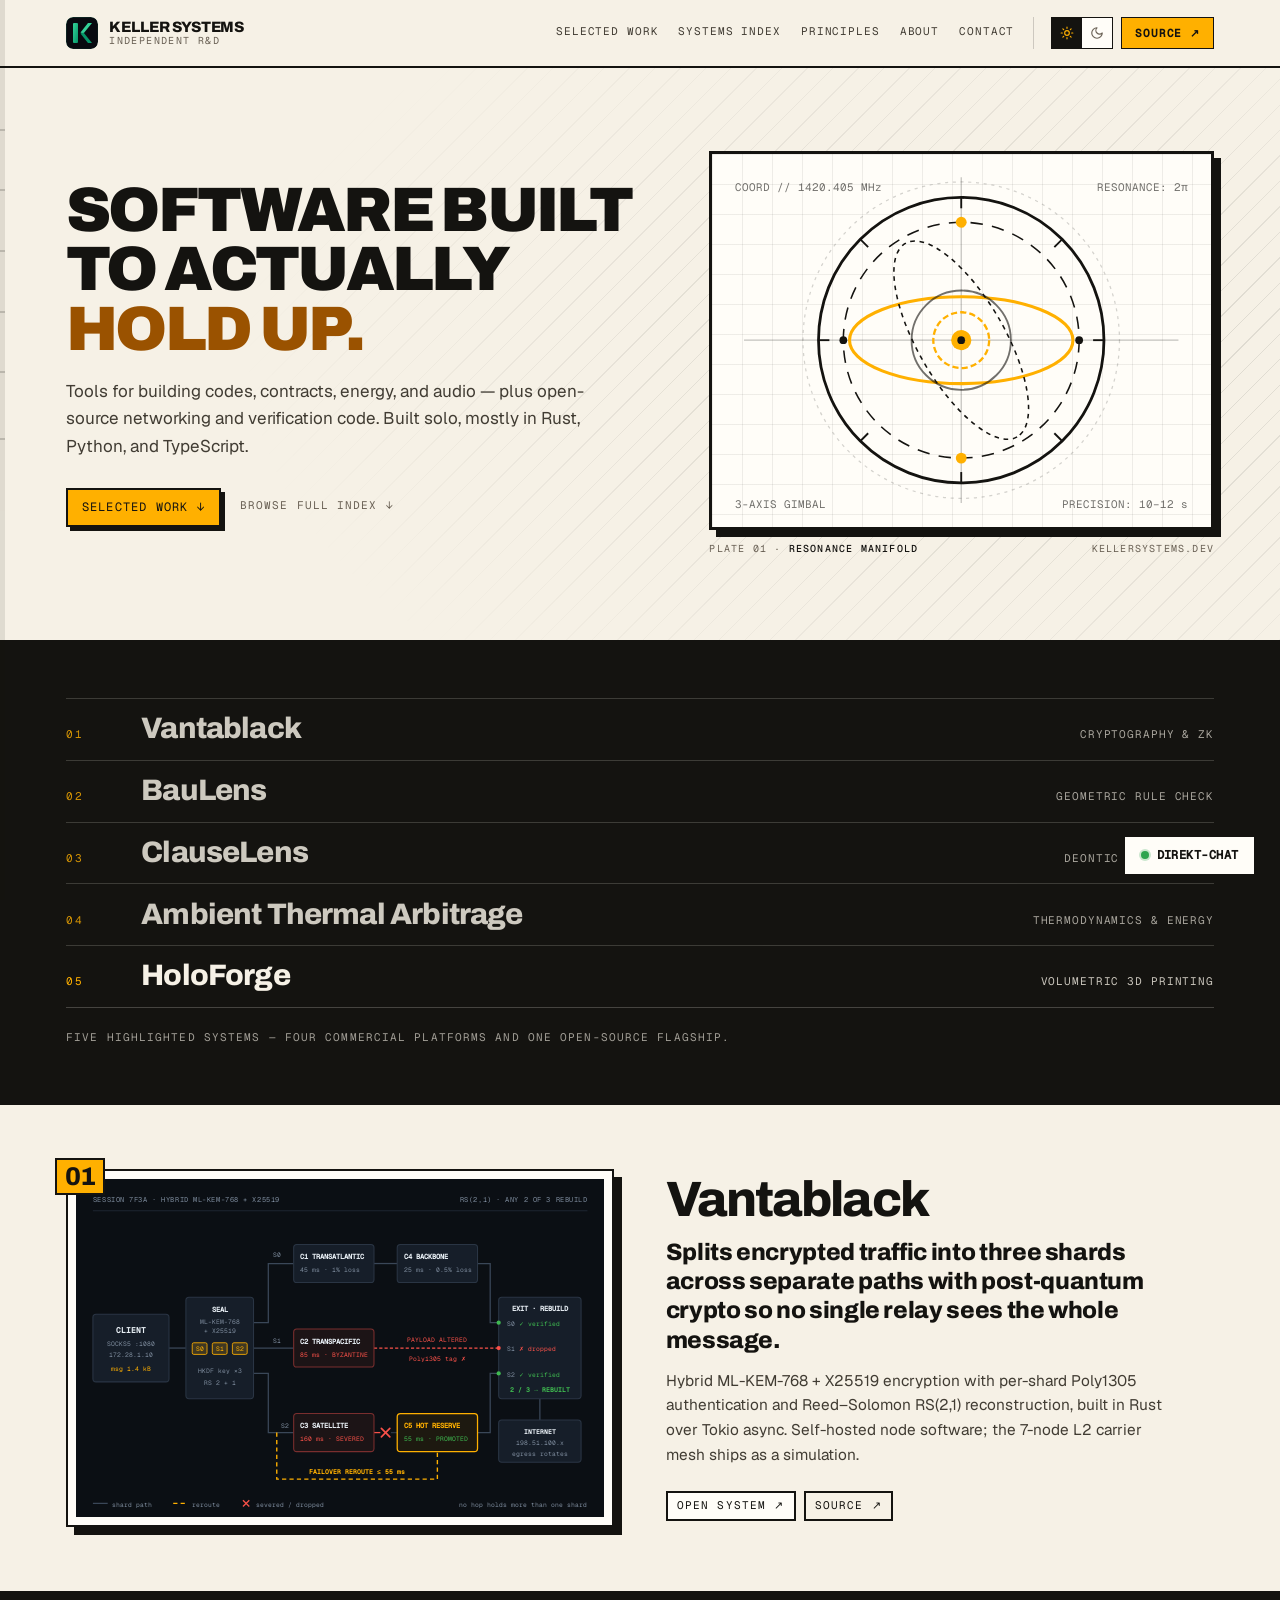
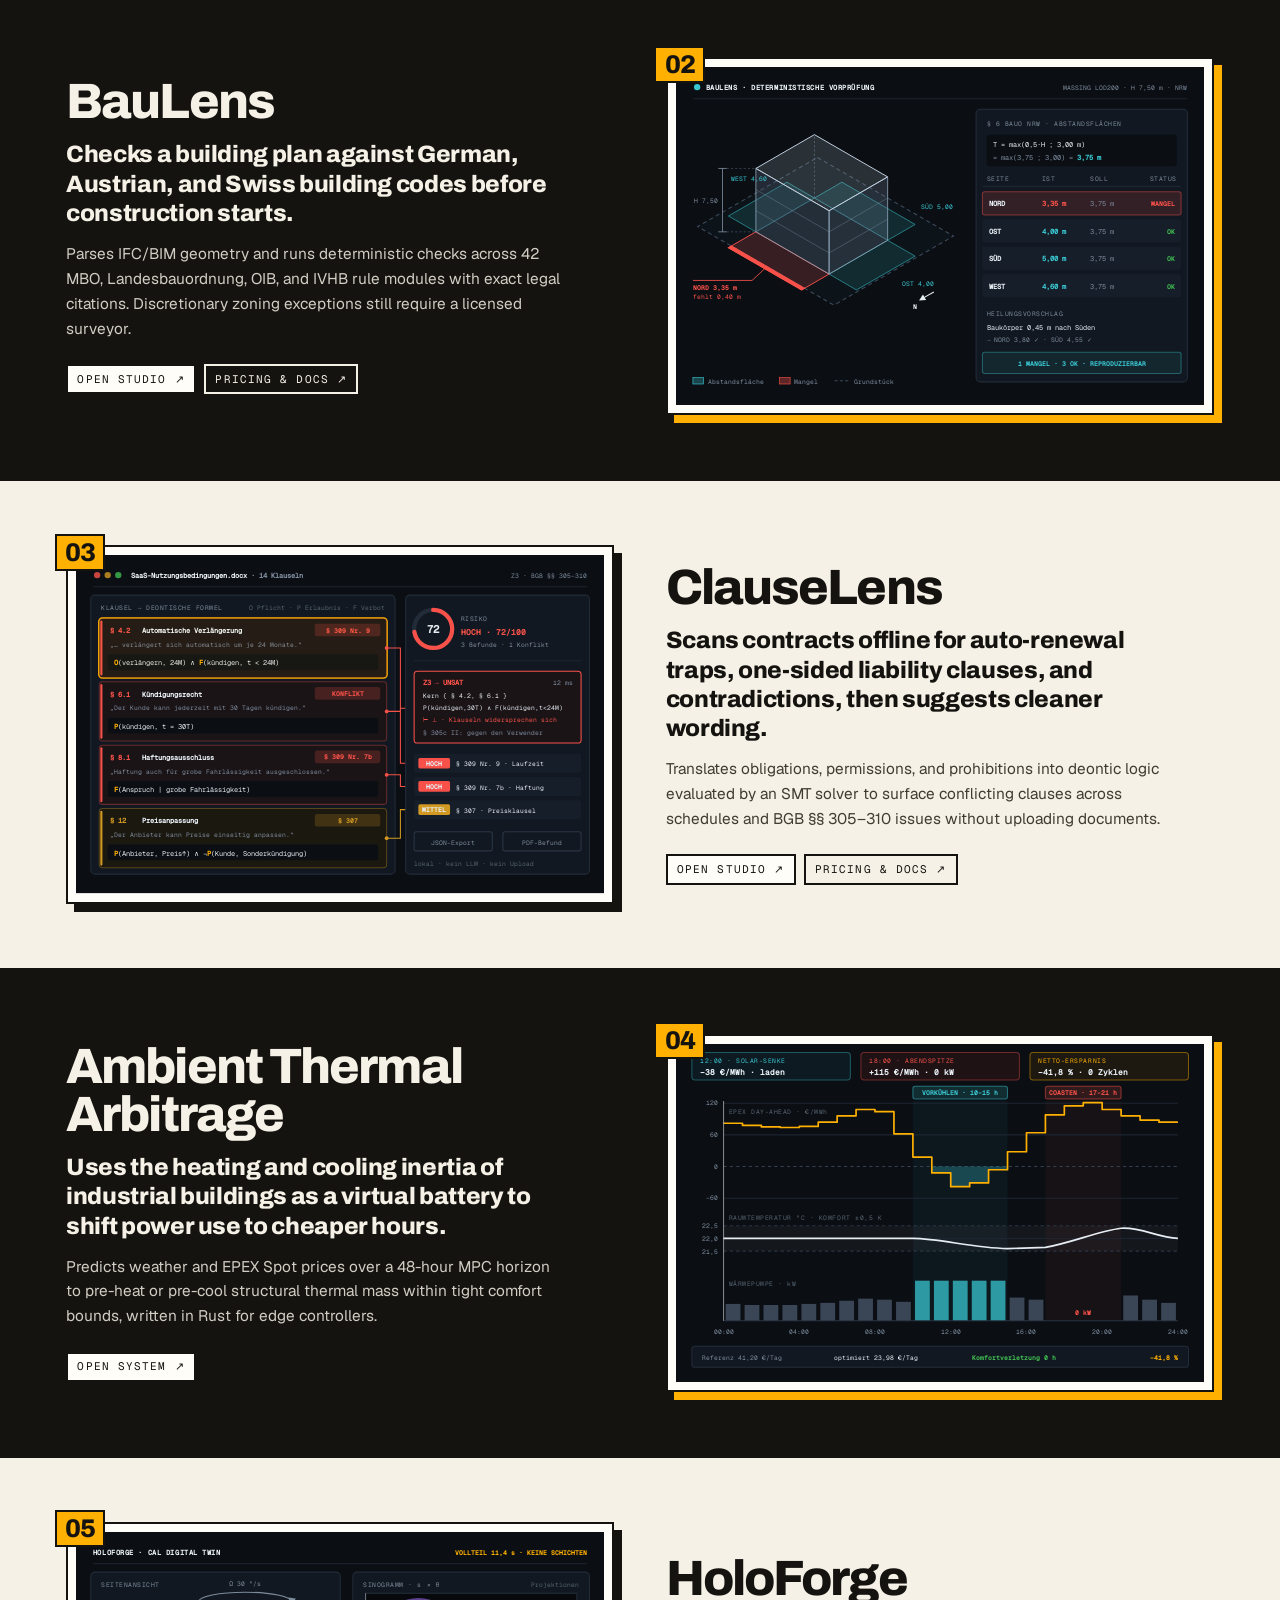
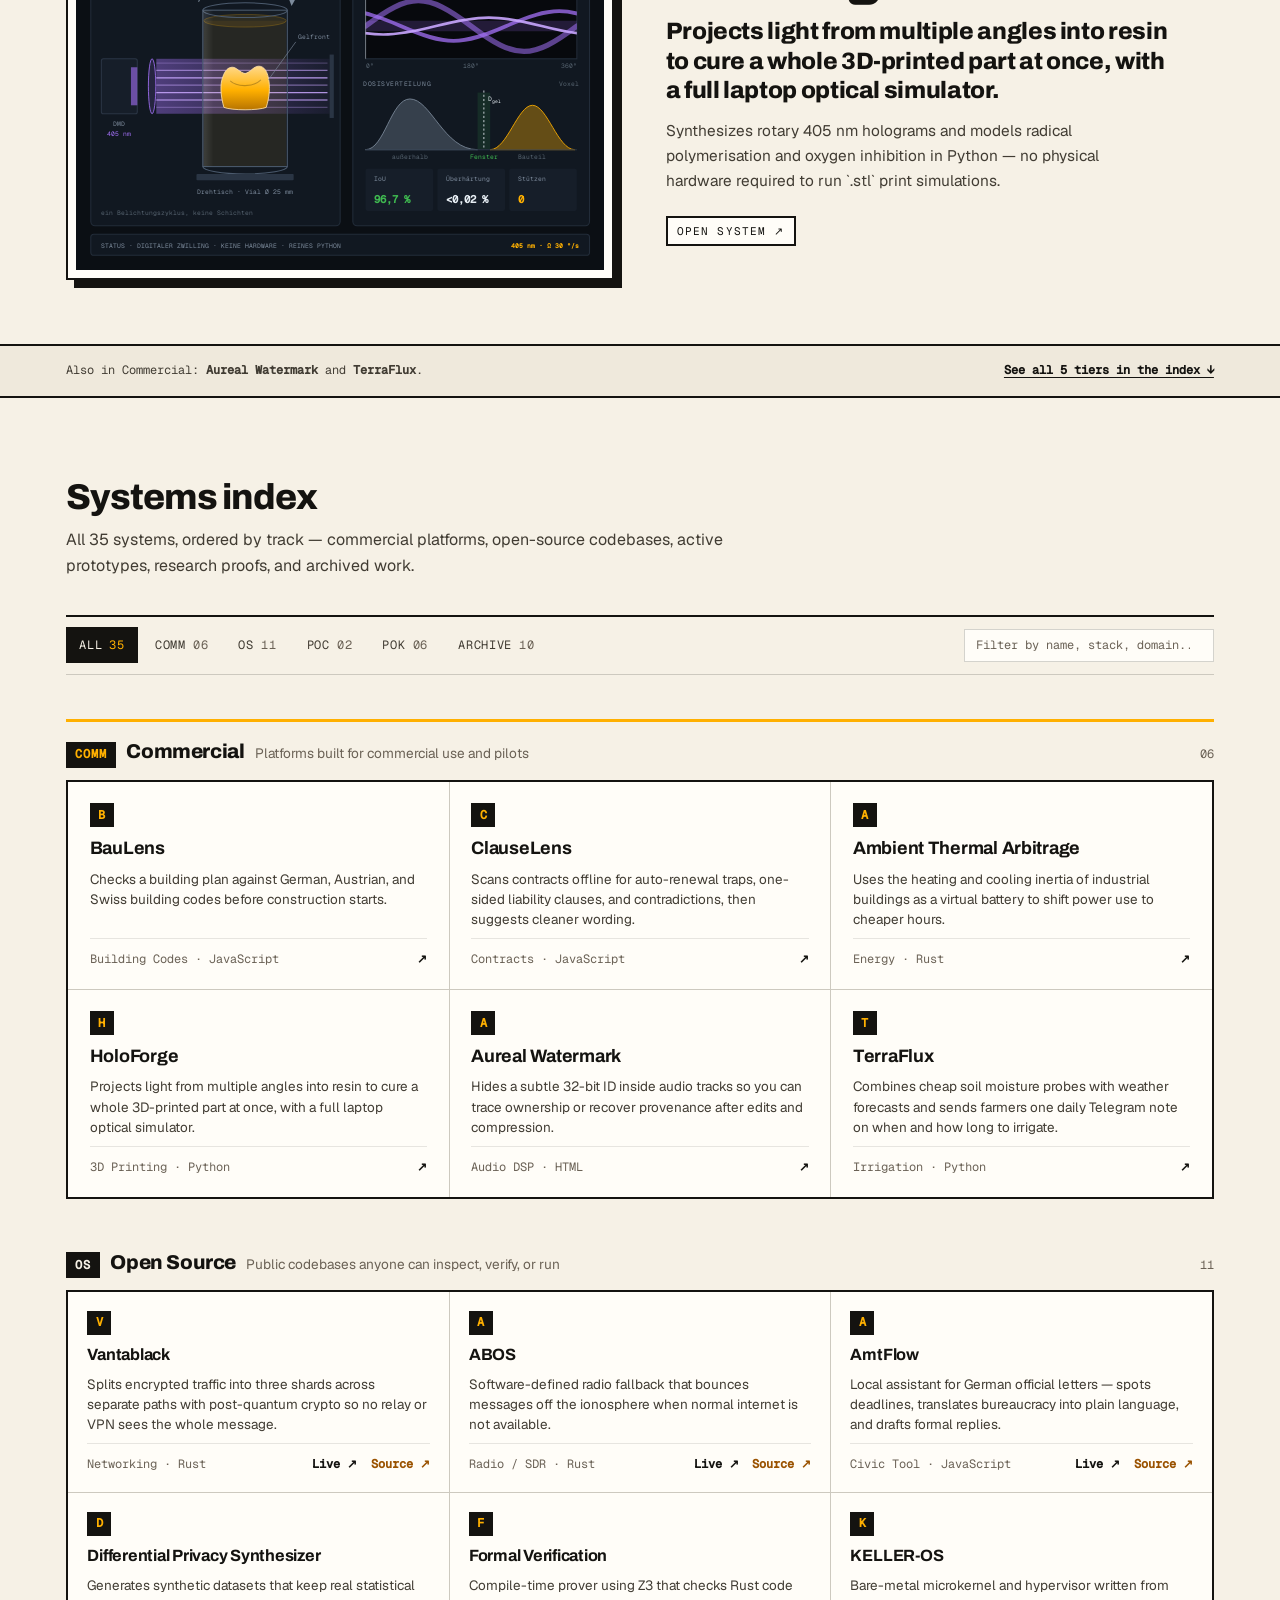
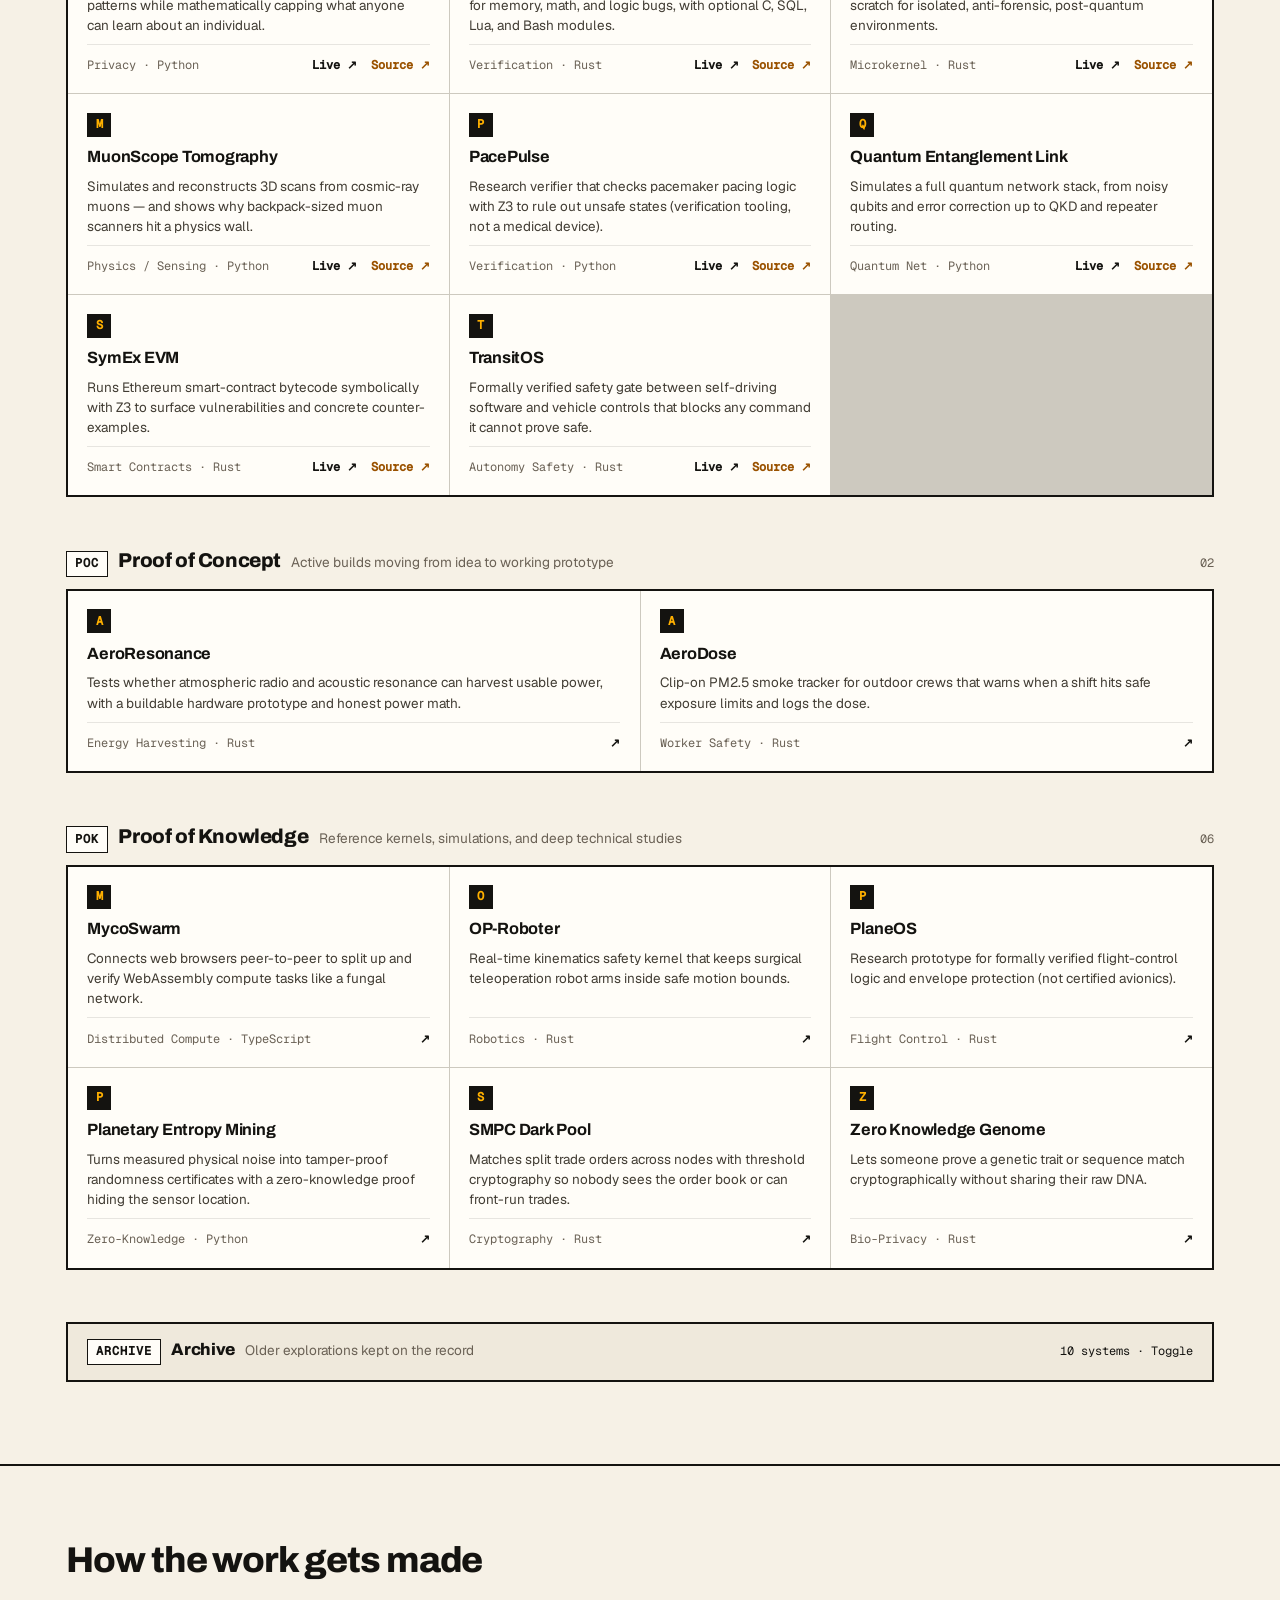
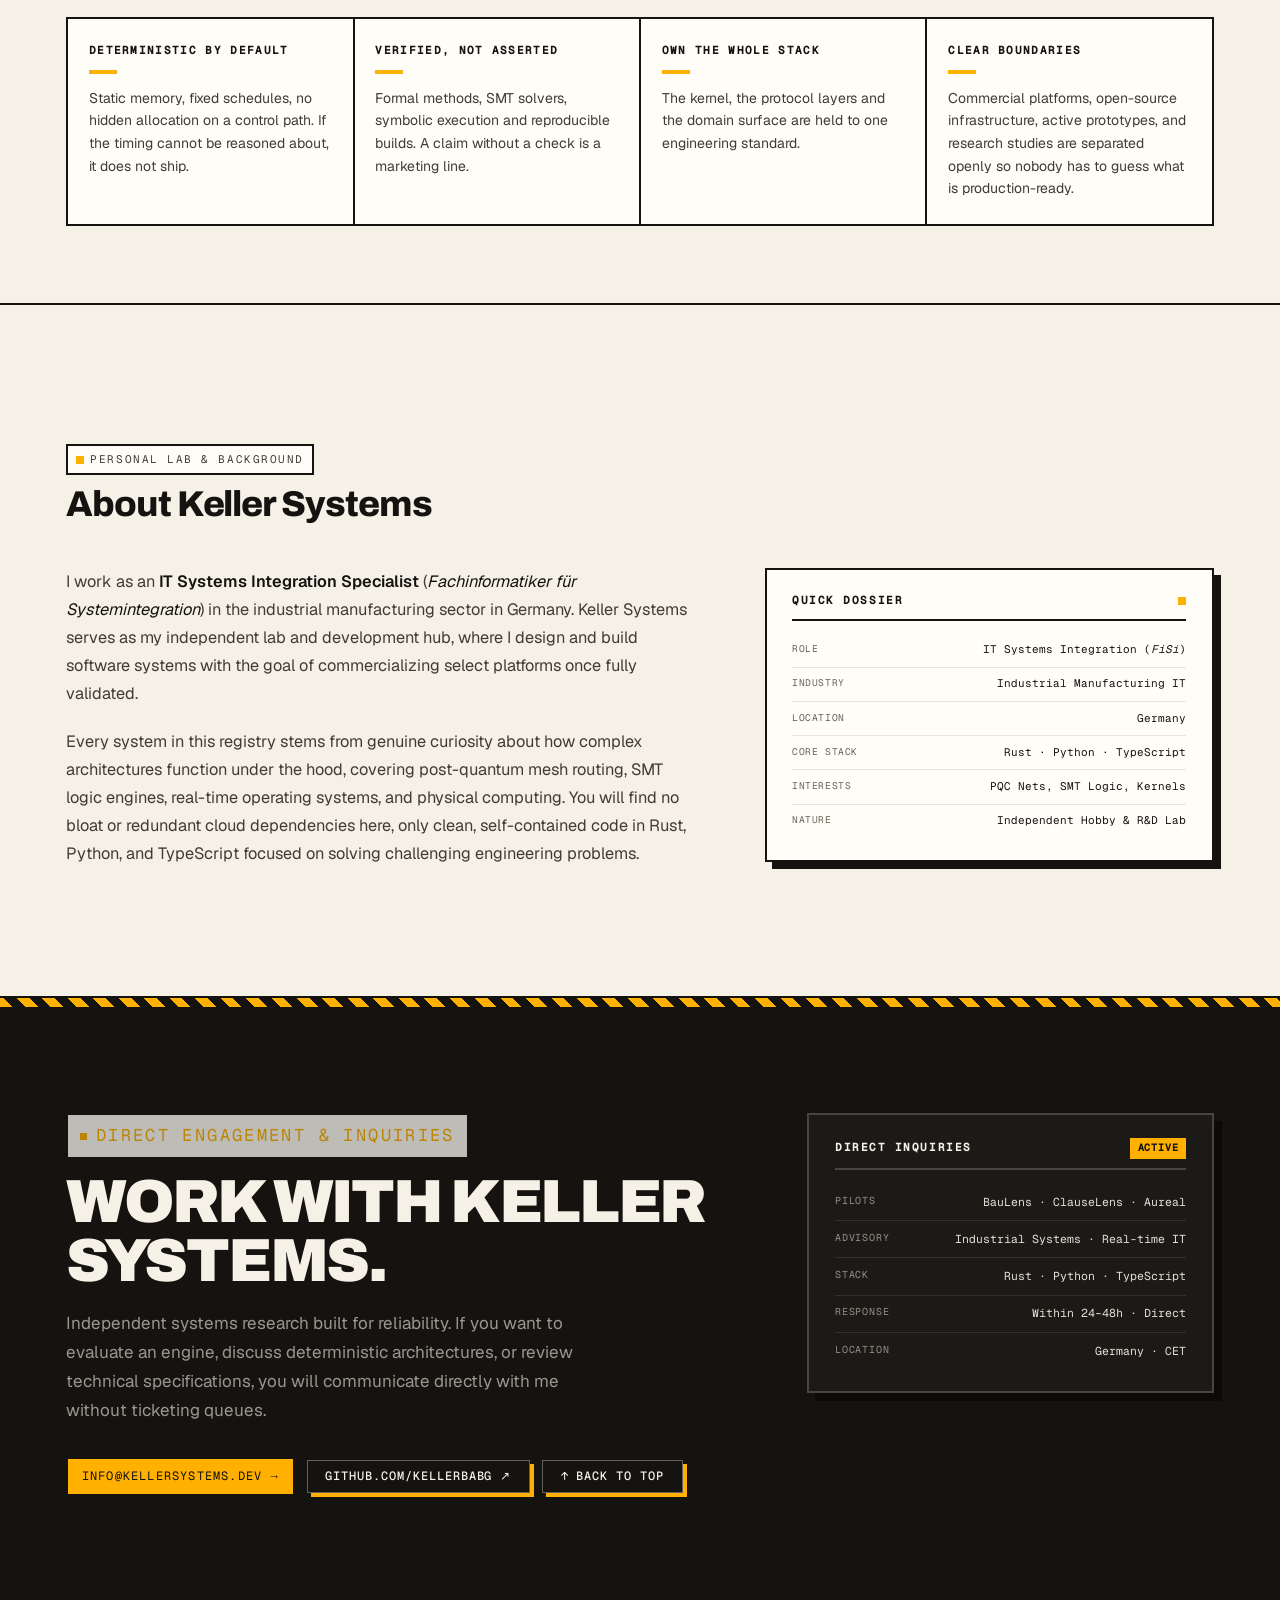
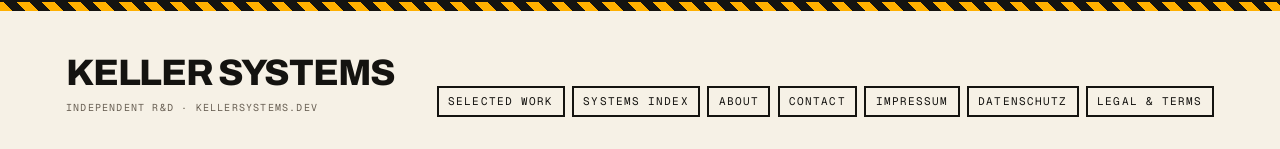
<file: index.html>
<!DOCTYPE html>
<html lang="en">
<head>
<meta charset="UTF-8">
<meta name="viewport" content="width=device-width, initial-scale=1.0">
<title>Keller Systems | Deterministic Systems, Post-Quantum Networks, Physical Computing</title>
<link rel="icon" href="assets/icon.svg" type="image/svg+xml">
<meta name="theme-color" content="#f6f1e6" id="themeColorMeta">
<meta name="description" content="Independent research and systems engineering: post-quantum mesh routing, cosmic-ray tomography, deterministic flight control, zero-knowledge identity and passive water harvesting.">
<script>try{if(localStorage.getItem('ks-theme')==='dark'){document.documentElement.setAttribute('data-theme','dark');var m=document.getElementById('themeColorMeta');if(m)m.content='#332632';}}catch(e){}</script>
<link rel="stylesheet" href="/assets/fonts/fonts.css">
<link rel="stylesheet" href="style.css?v=15.4">
<style>
/* Embedded critical styling to guarantee instant render regardless of CDN cache */
/* CTA Architectural Styling */
#contact, .cta {
  scroll-margin-top: var(--header, 60px);
  background: var(--ink, #141310);
  color: var(--onink, #f6f1e6);
  position: relative;
  padding-block: clamp(80px, 9vw, 130px);
}
.cta::before, .cta::after {
  content: "";
  position: absolute;
  left: 0;
  right: 0;
  height: 9px;
  background: var(--stripe);
}
.cta::before { top: 0; }
.cta::after { bottom: 0; }
.cta-wrap {
  display: grid;
  gap: clamp(32px, 5vw, 64px);
  align-items: start;
}
@media (min-width: 900px) {
  .cta-wrap {
    grid-template-columns: minmax(0, 1.25fr) minmax(320px, 0.75fr);
  }
}
.tag-onink {
  color: var(--signal, #ffb000) !important;
  font-family: var(--font-mono, monospace);
  font-size: 0.6875rem;
  letter-spacing: 0.14em;
  text-transform: uppercase;
  margin-bottom: 0.9rem;
  display: inline-flex;
  align-items: center;
  gap: 0.55rem;
}
.tag-onink i {
  display: inline-block;
  width: 7px;
  height: 7px;
  background: var(--signal, #ffb000);
}
.cta h2 {
  font-family: var(--font-display, sans-serif);
  font-weight: 900;
  text-transform: uppercase;
  font-size: clamp(2.2rem, 5.2vw, 3.8rem);
  line-height: 0.96;
  letter-spacing: -0.038em;
  color: var(--paper, #f6f1e6);
  margin-bottom: 1.2rem;
}
.cta-p {
  font-size: clamp(1rem, 1.15vw, 1.125rem);
  line-height: 1.7;
  color: rgba(246, 241, 230, 0.82);
  max-width: 58ch;
  margin-bottom: 2rem;
}
.cta-actions {
  display: flex;
  flex-wrap: wrap;
  gap: 0.75rem;
  align-items: center;
}
.btn-onink {
  background: transparent;
  color: var(--paper, #f6f1e6);
  border: 1.5px solid rgba(246, 241, 230, 0.35);
  font-family: var(--font-mono, monospace);
  font-size: 0.75rem;
  font-weight: 500;
  letter-spacing: 0.08em;
  text-transform: uppercase;
  padding: 0.6rem 1.1rem;
  text-decoration: none;
  display: inline-flex;
  align-items: center;
  transition: all 0.15s ease;
}
.btn-onink:hover {
  background: var(--signal, #ffb000);
  color: var(--ink, #141310);
  border-color: var(--signal, #ffb000);
}
.cta-dossier {
  background: #1c1a16;
  border: 2px solid rgba(246, 241, 230, 0.2);
  box-shadow: 8px 8px 0 rgba(0, 0, 0, 0.45);
  padding: 1.4rem 1.6rem;
}
.cta-dossier-head {
  display: flex;
  justify-content: space-between;
  align-items: center;
  margin-bottom: 0.85rem;
  padding-bottom: 0.6rem;
  border-bottom: 2px solid rgba(246, 241, 230, 0.2);
}
.cta-dossier-title {
  font-family: var(--font-mono, monospace);
  font-size: 0.6875rem;
  letter-spacing: 0.14em;
  text-transform: uppercase;
  color: var(--paper, #f6f1e6);
  font-weight: 700;
}
.cta-dossier-badge {
  font-family: var(--font-mono, monospace);
  font-size: 0.625rem;
  letter-spacing: 0.08em;
  text-transform: uppercase;
  padding: 0.15rem 0.5rem;
  background: var(--signal, #ffb000);
  color: var(--ink, #141310);
  font-weight: 700;
}
.cta-row {
  display: flex;
  justify-content: space-between;
  gap: 0.7rem;
  padding: 0.55rem 0;
  border-bottom: 1px solid rgba(246, 241, 230, 0.1);
  font-family: var(--font-mono, monospace);
  font-size: 0.72rem;
  color: var(--paper, #f6f1e6);
}
.cta-row:last-child {
  border-bottom: 0;
}
.cta-row span:first-child {
  color: rgba(246, 241, 230, 0.55);
  letter-spacing: 0.08em;
  text-transform: uppercase;
  font-size: 0.625rem;
}
.cta-row span:last-child {
  text-align: right;
  color: rgba(246, 241, 230, 0.92);
}
</style>
<script>document.documentElement.classList.add('js');</script>
</head>
<body><!-- noscript-fallback --><noscript><style>html *{opacity:1!important;transform:none!important;filter:none!important;animation:none!important}[data-a],[data-b],.d,.o,.fade,.draw,.chapter,.step,.panel,.hlab{opacity:1!important}</style></noscript>

<a class="skip" href="#work">Skip to the work</a>

<!-- progress rail: the fill is computed by the browser, not by script -->
<div class="progress" aria-hidden="true">
  <span class="progress-fill"></span>
  <span class="progress-ticks" id="progressTicks"></span>
</div>

<!-- ============================== Header ============================== -->
<header class="top">
  <div class="wrap toprow">
    <a class="brand" href="#top">
      <span class="brandmark" aria-hidden="true"></span>
      <span class="brandname">Keller Systems<em>Independent R&amp;D</em></span>
    </a>
    <nav class="nav" aria-label="Primary">
      <div class="nav-links">
        <a href="#work">Selected work</a>
        <a href="#shelf">Systems index</a>
        <a href="#principles">Principles</a>
        <a href="#about">About</a>
        <a href="#contact">Contact</a>
      </div>
      <div class="nav-actions">
        <button class="theme-switch" id="themeToggle" type="button" aria-pressed="false" aria-label="Switch color theme" title="Switch between Light and Dusty Mauve Dark mode">
          <span class="ts-opt ts-sun" aria-hidden="true">
            <svg width="14" height="14" viewBox="0 0 24 24" fill="none" stroke="currentColor" stroke-width="2" stroke-linecap="round" stroke-linejoin="round">
              <circle cx="12" cy="12" r="4"/>
              <path d="M12 2v2M12 20v2M4.93 4.93l1.41 1.41M17.66 17.66l1.41 1.41M2 12h2M20 12h2M6.34 17.66l-1.41 1.41M19.07 4.93l-1.41 1.41"/>
            </svg>
          </span>
          <span class="ts-opt ts-moon" aria-hidden="true">
            <svg width="14" height="14" viewBox="0 0 24 24" fill="none" stroke="currentColor" stroke-width="2" stroke-linecap="round" stroke-linejoin="round">
              <path d="M12 3a6 6 0 0 0 9 9 9 9 0 1 1-9-9Z"/>
            </svg>
          </span>
        </button>
        <a class="nav-source" href="https://github.com/KELLERBABG" target="_blank" rel="noopener noreferrer">Source &#8599;</a>
      </div>
    </nav>
  </div>
</header>

<main id="top">

  <!-- ==================== Hero ==================== -->
  <section class="hero">
    <div class="wrap hero-inner">
      <div>
        <h1 class="h-lines">
          <span class="h-line">Software built</span>
          <span class="h-line">to actually</span>
          <span class="h-line"><em>hold up.</em></span>
        </h1>
        <p class="lead">
          Tools for building codes, contracts, energy, and audio &mdash; plus open-source
          networking and verification code. Built solo, mostly in Rust, Python, and TypeScript.
        </p>
        <div class="hero-cta">
          <a class="btn btn-primary" href="#work">Selected work &darr;</a>
          <a class="skipwork" href="#shelf">Browse full index &#8595;</a>
        </div>
      </div>

        <div>
          <div class="objectplate">
            <svg class="artlines" viewBox="0 0 320 240" aria-hidden="true">
              <!-- Coordinate Reticle & Precision Baseline -->
              <line x1="20" y1="120" x2="300" y2="120" stroke="var(--ink)" stroke-width="0.8" opacity="0.25"/>
              <line x1="160" y1="15" x2="160" y2="225" stroke="var(--ink)" stroke-width="0.8" opacity="0.25"/>
              <circle cx="160" cy="120" r="102" fill="none" stroke="var(--ink)" stroke-width="0.8" opacity="0.18" stroke-dasharray="2 3"/>
              
              <!-- Outer Astrolabe Scale with Precision Radial Ticks -->
              <circle cx="160" cy="120" r="92" fill="none" stroke="var(--ink)" stroke-width="1.8"/>
              <g stroke="var(--ink)" stroke-width="1.2">
                <line x1="160" y1="28" x2="160" y2="35"/>
                <line x1="160" y1="205" x2="160" y2="212"/>
                <line x1="68" y1="120" x2="75" y2="120"/>
                <line x1="245" y1="120" x2="252" y2="120"/>
                <line x1="95" y1="55" x2="100" y2="60"/>
                <line x1="225" y1="55" x2="220" y2="60"/>
                <line x1="95" y1="185" x2="100" y2="180"/>
                <line x1="225" y1="185" x2="220" y2="180"/>
              </g>

              <!-- Counter-rotating Gimbal Ring (Outer Orbit) -->
              <g class="spin-slow">
                <circle cx="160" cy="120" r="76" fill="none" stroke="var(--ink)" stroke-width="1" stroke-dasharray="8 6"/>
                <circle cx="160" cy="44" r="3.5" fill="var(--signal)"/>
                <circle cx="160" cy="196" r="3.5" fill="var(--signal)"/>
                <circle cx="84" cy="120" r="2.5" fill="var(--ink)"/>
                <circle cx="236" cy="120" r="2.5" fill="var(--ink)"/>
              </g>

              <!-- Counter-rotating Astrolabe Ellipse (Inner Precession) -->
              <g class="spin-reverse">
                <ellipse cx="160" cy="120" rx="72" ry="28" fill="none" stroke="var(--signal)" stroke-width="2"/>
                <ellipse cx="160" cy="120" rx="72" ry="28" fill="none" stroke="var(--ink)" stroke-width="1" stroke-dasharray="3 3" transform="rotate(60 160 120)"/>
              </g>

              <!-- Inner Core Resonance Focus -->
              <circle cx="160" cy="120" r="32" fill="none" stroke="var(--ink)" stroke-width="1.2" opacity="0.6"/>
              <circle cx="160" cy="120" r="18" fill="none" stroke="var(--signal)" stroke-width="1.5" stroke-dasharray="4 2"/>
              <g class="pulse-slow">
                <circle cx="160" cy="120" r="6.5" fill="var(--signal)"/>
                <circle cx="160" cy="120" r="2.5" fill="var(--ink)"/>
              </g>

              <!-- Precise Corner Metadata -->
              <text x="14" y="24" font-family="var(--font-mono)" font-size="7px" fill="var(--ink)" opacity="0.6">COORD // 1420.405 MHz</text>
              <text x="306" y="24" font-family="var(--font-mono)" font-size="7px" fill="var(--ink)" opacity="0.6" text-anchor="end">RESONANCE: 2&pi;</text>
              <text x="14" y="228" font-family="var(--font-mono)" font-size="7px" fill="var(--ink)" opacity="0.6">3-AXIS GIMBAL</text>
              <text x="306" y="228" font-family="var(--font-mono)" font-size="7px" fill="var(--ink)" opacity="0.6" text-anchor="end">PRECISION: 10&minus;12 s</text>
            </svg>
          </div>
        <p class="caption"><span>Plate 01 &middot; <b>resonance manifold</b></span><span>kellersystems.dev</span></p>
      </div>
    </div>
  </section>

  <!-- ================== Contents: selected work ================== -->
  <section class="contents" aria-label="Contents">
    <div class="contents-pin">
      <div class="wrap">
        <ol class="contents-list" id="contentsList">
          <li data-for="ch1"><span class="cnum">01</span><span class="cname"><a href="#ch1">Vantablack</a></span><span class="ctag">Cryptography &amp; ZK</span></li>
          <li data-for="ch2"><span class="cnum">02</span><span class="cname"><a href="#ch2">BauLens</a></span><span class="ctag">Geometric rule check</span></li>
          <li data-for="ch3"><span class="cnum">03</span><span class="cname"><a href="#ch3">ClauseLens</a></span><span class="ctag">Deontic Logic &amp; SMT</span></li>
          <li data-for="ch4"><span class="cnum">04</span><span class="cname"><a href="#ch4">Ambient Thermal Arbitrage</a></span><span class="ctag">Thermodynamics &amp; Energy</span></li>
          <li data-for="ch5"><span class="cnum">05</span><span class="cname"><a href="#ch5">HoloForge</a></span><span class="ctag">Volumetric 3D printing</span></li>
        </ol>
        <p class="contents-intro">Five highlighted systems &mdash; four commercial platforms and one open-source flagship.</p>
      </div>
    </div>
  </section>

  <div id="work">




    <!-- 01 VANTABLACK -->
    <section class="chapter" id="ch1" data-index="01" data-name="Vantablack" aria-labelledby="t01">
      <div class="wrap chapter-grid">
        <div class="chapter-art">
          <span class="chapter-num" aria-hidden="true">01</span>
                                        <div class="measured">
  <svg class="tech-schematic ts" viewBox="0 0 500 320" role="img" aria-label="A message is sealed with ML-KEM-768 and X25519, split into three Reed-Solomon shards and sent over three carrier routes. One shard is altered and dropped on a failed authentication tag, the satellite route is severed and rerouted to a hot reserve, and the exit node rebuilds the message from two of three shards.">
    <rect class="bg" width="500" height="320"/>
    <text x="16" y="22" class="m sm cap">SESSION 7F3A · HYBRID ML-KEM-768 + X25519</text>
    <text x="484" y="22" class="m sm cap end">RS(2,1) · ANY 2 OF 3 REBUILD</text>
    <line x1="16" y1="30" x2="484" y2="30" class="grid"/>

    <!-- wires -->
    <path class="w" d="M88 160 H104"/>
    <path class="w" d="M168 136 H182 V80 H206"/>
    <path class="w" d="M282 80 H304"/>
    <path class="w" d="M380 80 H392 V136 H400"/>
    <path class="w" d="M168 160 H206"/>
    <path class="w-bad" d="M282 160 H400"/>
    <path class="w" d="M168 184 H182 V240 H206"/>
    <path fill="none" stroke="#f85149" stroke-width="1.2" d="M282 240 H288"/>
    <path fill="none" stroke="#2a3544" stroke-width="1.2" d="M298 240 H304"/>
    <path class="w-sig" d="M190 240 V284 H342 V258"/>
    <path class="w" d="M380 240 H392 V184 H400"/>
    <path class="w" d="M439 208 V228"/>

    <!-- packets travel under the boxes -->
    <circle class="pk pk0" r="3"/>
    <circle class="pk pk1" r="3"/>
    <circle class="pk pk2" r="3"/>

    <text x="186" y="74" class="m xs">S0</text>
    <text x="186" y="155" class="m xs">S1</text>
    <text x="194" y="236" class="m xs">S2</text>

    <!-- client -->
    <rect x="16" y="128" width="72" height="64" rx="3" class="pn2"/>
    <text x="52" y="146" class="t b md mid">CLIENT</text>
    <text x="52" y="158" class="m xs mid">SOCKS5 :1080</text>
    <text x="52" y="168" class="m xs mid">172.28.1.10</text>
    <text x="52" y="182" class="sig xs mid">msg 1.4 kB</text>

    <!-- seal + split -->
    <rect x="104" y="112" width="64" height="96" rx="3" class="pn2"/>
    <text x="136" y="126" class="t b sm mid">SEAL</text>
    <text x="136" y="137" class="m xs mid">ML-KEM-768</text>
    <text x="136" y="146" class="m xs mid">+ X25519</text>
    <g fill="rgba(255,176,0,.18)" stroke="var(--signal,#ffb000)" stroke-width=".8">
      <rect x="110" y="155" width="14" height="11" rx="1.5"/>
      <rect x="129" y="155" width="14" height="11" rx="1.5"/>
      <rect x="148" y="155" width="14" height="11" rx="1.5"/>
    </g>
    <text x="117" y="163" class="sig xs mid">S0</text>
    <text x="136" y="163" class="sig xs mid">S1</text>
    <text x="155" y="163" class="sig xs mid">S2</text>
    <text x="136" y="184" class="m xs mid">HKDF key ×3</text>
    <text x="136" y="195" class="m xs mid">RS 2 + 1</text>

    <!-- lane 0 -->
    <rect x="206" y="62" width="76" height="36" rx="3" class="pn2"/>
    <text x="212" y="76" class="t b sm">C1 TRANSATLANTIC</text>
    <text x="212" y="88" class="m xs">45 ms · 1% loss</text>
    <rect x="304" y="62" width="76" height="36" rx="3" class="pn2"/>
    <text x="310" y="76" class="t b sm">C4 BACKBONE</text>
    <text x="310" y="88" class="m xs">25 ms · 0.5% loss</text>

    <!-- lane 1 -->
    <rect x="206" y="142" width="76" height="36" rx="3" class="pn-bad"/>
    <text x="212" y="156" class="t b sm">C2 TRANSPACIFIC</text>
    <text x="212" y="168" class="bad xs">85 ms · BYZANTINE</text>
    <text x="342" y="154" class="bad xs mid">PAYLOAD ALTERED</text>
    <text x="342" y="172" class="bad xs mid">Poly1305 tag ✗</text>

    <!-- lane 2 -->
    <rect x="206" y="222" width="76" height="36" rx="3" class="pn-bad"/>
    <text x="212" y="236" class="t b sm">C3 SATELLITE</text>
    <text x="212" y="248" class="bad xs">160 ms · SEVERED</text>
    <g class="blink" stroke="#f85149" stroke-width="1.6" stroke-linecap="round">
      <line x1="289" y1="236" x2="297" y2="244"/><line x1="289" y1="244" x2="297" y2="236"/>
    </g>
    <rect x="304" y="222" width="76" height="36" rx="3" class="pn-sig"/>
    <text x="310" y="236" class="sig b sm">C5 HOT RESERVE</text>
    <text x="310" y="248" class="ok xs">55 ms · PROMOTED</text>
    <text x="266" y="279" class="sig xs mid b">FAILOVER REROUTE ≤ 55 ms</text>

    <!-- exit -->
    <rect x="400" y="112" width="78" height="96" rx="3" class="pn2"/>
    <text x="439" y="125" class="t b sm mid">EXIT · REBUILD</text>
    <circle cx="400" cy="136" r="2" fill="#3fb950"/>
    <circle cx="400" cy="160" r="2" fill="#f85149"/>
    <circle cx="400" cy="184" r="2" fill="#3fb950"/>
    <text x="408" y="139" class="m xs">S0 <tspan class="ok">✓ verified</tspan></text>
    <text x="408" y="163" class="m xs">S1 <tspan class="bad">✗ dropped</tspan></text>
    <text x="408" y="187" class="m xs">S2 <tspan class="ok">✓ verified</tspan></text>
    <text x="439" y="202" class="ok b xs mid">2 / 3 → REBUILT</text>

    <!-- egress -->
    <rect x="400" y="228" width="78" height="40" rx="3" class="pn2"/>
    <text x="439" y="241" class="t b xs mid">INTERNET</text>
    <text x="439" y="252" class="m xs mid">198.51.100.x</text>
    <text x="439" y="262" class="m xs mid">egress rotates</text>

    <!-- legend -->
    <line x1="16" y1="307" x2="30" y2="307" class="w"/>
    <text x="34" y="310" class="m xs">shard path</text>
    <line x1="92" y1="307" x2="106" y2="307" class="w-sig"/>
    <text x="110" y="310" class="m xs">reroute</text>
    <g stroke="#f85149" stroke-width="1.2"><line x1="158" y1="304" x2="164" y2="310"/><line x1="158" y1="310" x2="164" y2="304"/></g>
    <text x="170" y="310" class="m xs">severed / dropped</text>
    <text x="484" y="310" class="m xs end">no hop holds more than one shard</text>
  </svg>
</div>
        </div>
        <div class="chapter-body">
          <h2 id="t01">Vantablack</h2>
          <p class="lede">Splits encrypted traffic into three shards across separate paths with post-quantum crypto so no single relay sees the whole message.</p>
          <p class="chapter-summary">Hybrid ML-KEM-768 + X25519 encryption with per-shard Poly1305 authentication and Reed&ndash;Solomon RS(2,1) reconstruction, built in Rust over Tokio async. Self-hosted node software; the 7-node L2 carrier mesh ships as a simulation.</p>
          <div class="chapter-links"><a class="btn btn-sm" href="https://vantablack.kellersystems.dev" target="_blank" rel="noopener noreferrer">Open system &#8599;</a><a class="btn btn-quiet btn-sm" href="https://github.com/KELLERBABG/Vantablack" target="_blank" rel="noopener noreferrer">Source &#8599;</a></div>
        </div>
      </div>
    </section>
    <!-- 02 BAULENS -->
    <section class="chapter chapter-dark" id="ch2" data-index="02" data-name="BauLens" aria-labelledby="t02">
      <div class="wrap chapter-grid">
        <div class="chapter-art">
          <span class="chapter-num" aria-hidden="true">02</span>
                                        <div class="measured">
  <svg class="tech-schematic ts" viewBox="0 0 500 320" role="img" aria-label="Isometric LOD200 massing, 7.50 m high, with setback areas on all four sides. The north setback crosses the plot boundary by 0.40 m: 3.35 m present, 3.75 m required, flagged as a defect. East, south and west pass.">
    <rect class="bg" width="500" height="320"/>
    <circle cx="20" cy="19" r="3" class="cy"/>
    <text x="28" y="22" class="t b sm cap">BAULENS · DETERMINISTISCHE VORPRÜFUNG</text>
    <text x="484" y="22" class="m xs end">MASSING LOD200 · H 7,50 m · NRW</text>
    <line x1="16" y1="30" x2="484" y2="30" class="grid"/>

    <!-- plot boundary -->
    <polygon points="133.8,85.6 262.6,160 149.4,225.4 20.5,151" fill="rgba(57,197,207,.025)" stroke="#3d4a5a" stroke-width="1" stroke-dasharray="4 3"/>

    <!-- setback areas (Abstandsflächen) -->
    <g fill="rgba(57,197,207,.13)" stroke="rgba(57,197,207,.65)" stroke-width=".8">
      <polygon points="131,124 200.3,164 226.3,149 157,109"/>
      <polygon points="131,124 75.6,156 49.6,141 105,109"/>
      <polygon points="200.3,164 226.3,179 170.8,211 144.9,196"/>
    </g>
    <polygon points="75.6,156 144.9,196 118.9,211 49.6,171" fill="rgba(248,81,73,.18)" stroke="#f85149" stroke-width=".9"/>
    <polygon class="pulse" points="52.4,169.4 121.6,209.4 118.9,211 49.6,171" fill="#f85149" stroke="#f85149" stroke-width="1"/>

    <!-- hidden edges -->
    <g stroke="#4b5a6d" stroke-width=".7" stroke-dasharray="2 2">
      <line x1="131" y1="124" x2="200.3" y2="164"/>
      <line x1="131" y1="124" x2="75.6" y2="156"/>
      <line x1="131" y1="124" x2="131" y2="64"/>
    </g>
    <!-- massing -->
    <polygon points="75.6,156 144.9,196 144.9,136 75.6,96" fill="rgba(90,108,130,.30)" stroke="#8da0b5" stroke-width=".8"/>
    <polygon points="200.3,164 144.9,196 144.9,136 200.3,104" fill="rgba(120,140,165,.24)" stroke="#8da0b5" stroke-width=".8"/>
    <polygon points="131,64 200.3,104 144.9,136 75.6,96" fill="rgba(200,214,229,.16)" stroke="#c8d6e5" stroke-width=".9"/>
    <g stroke="#8da0b5" stroke-width=".5" opacity=".6">
      <line x1="200.3" y1="144" x2="144.9" y2="176"/><line x1="75.6" y1="136" x2="144.9" y2="176"/>
      <line x1="200.3" y1="124" x2="144.9" y2="156"/><line x1="75.6" y1="116" x2="144.9" y2="156"/>
    </g>

    <!-- height dimension -->
    <g stroke="#7d8b9c" stroke-width=".8">
      <line x1="44" y1="96" x2="44" y2="156"/>
      <line x1="40" y1="96" x2="48" y2="96"/><line x1="40" y1="156" x2="48" y2="156"/>
    </g>
    <g stroke="#4b5a6d" stroke-width=".6" stroke-dasharray="2 2">
      <line x1="48" y1="96" x2="75" y2="96"/><line x1="48" y1="156" x2="75" y2="156"/>
    </g>
    <text x="40" y="129" class="m xs end">H 7,50</text>

    <!-- side labels -->
    <polyline points="86,189 72,202 16,202" fill="none" stroke="#f85149" stroke-width=".8"/>
    <text x="16" y="211" class="bad b xs">NORD 3,35 m</text>
    <text x="16" y="220" class="bad xs">fehlt 0,40 m</text>
    <text x="214" y="207" class="cy xs">OST 4,00</text>
    <text x="232" y="134" class="cy xs">SÜD 5,00</text>
    <text x="52" y="108" class="cy xs">WEST 4,60</text>

    <!-- compass -->
    <line x1="244" y1="213" x2="235" y2="218" stroke="#e6edf3" stroke-width="1"/>
    <polygon points="230,221 236.7,220.6 233.7,215.4" fill="#e6edf3"/>
    <text x="224" y="229" class="t b xs">N</text>

    <!-- legend -->
    <rect x="16" y="294" width="10" height="6" fill="rgba(57,197,207,.3)" stroke="#39c5cf" stroke-width=".6"/>
    <text x="30" y="300" class="m xs">Abstandsfläche</text>
    <rect x="98" y="294" width="10" height="6" fill="rgba(248,81,73,.35)" stroke="#f85149" stroke-width=".6"/>
    <text x="112" y="300" class="m xs">Mangel</text>
    <line x1="150" y1="297" x2="164" y2="297" stroke="#3d4a5a" stroke-dasharray="3 2"/>
    <text x="168" y="300" class="m xs">Grundstück</text>

    <!-- results panel -->
    <rect x="284" y="40" width="200" height="258" rx="4" class="pn"/>
    <text x="294" y="56" class="m xs cap">§ 6 BAUO NRW · ABSTANDSFLÄCHEN</text>
    <rect x="294" y="64" width="180" height="30" rx="2" fill="#0b0f14"/>
    <text x="300" y="76" class="t sm">T = max(0,5·H ; 3,00 m)</text>
    <text x="300" y="88" class="m sm">  = max(3,75 ; 3,00) = <tspan class="cy b">3,75 m</tspan></text>

    <text x="294" y="108" class="m xs cap">SEITE</text>
    <text x="346" y="108" class="m xs cap">IST</text>
    <text x="392" y="108" class="m xs cap">SOLL</text>
    <text x="474" y="108" class="m xs cap end">STATUS</text>
    <line x1="290" y1="113" x2="478" y2="113" class="grid"/>

    <rect x="290" y="118" width="188" height="22" rx="2" fill="rgba(248,81,73,.14)" stroke="rgba(248,81,73,.45)"/>
    <text x="296" y="132" class="t b sm">NORD</text><text x="346" y="132" class="bad b sm">3,35 m</text><text x="392" y="132" class="m sm">3,75 m</text><text x="472" y="132" class="bad b xs end">MANGEL</text>
    <rect x="290" y="144" width="188" height="22" rx="2" fill="#161e29"/>
    <text x="296" y="158" class="t b sm">OST</text><text x="346" y="158" class="cy b sm">4,00 m</text><text x="392" y="158" class="m sm">3,75 m</text><text x="472" y="158" class="ok b xs end">OK</text>
    <rect x="290" y="170" width="188" height="22" rx="2" fill="#161e29"/>
    <text x="296" y="184" class="t b sm">SÜD</text><text x="346" y="184" class="cy b sm">5,00 m</text><text x="392" y="184" class="m sm">3,75 m</text><text x="472" y="184" class="ok b xs end">OK</text>
    <rect x="290" y="196" width="188" height="22" rx="2" fill="#161e29"/>
    <text x="296" y="210" class="t b sm">WEST</text><text x="346" y="210" class="cy b sm">4,60 m</text><text x="392" y="210" class="m sm">3,75 m</text><text x="472" y="210" class="ok b xs end">OK</text>

    <text x="294" y="236" class="m xs cap">HEILUNGSVORSCHLAG</text>
    <text x="294" y="249" class="t sm">Baukörper 0,45 m nach Süden</text>
    <text x="294" y="260" class="m xs">→ NORD 3,80 ✓ · SÜD 4,55 ✓</text>
    <rect x="290" y="270" width="188" height="20" rx="2" fill="rgba(57,197,207,.08)" stroke="rgba(57,197,207,.4)"/>
    <text x="384" y="283" class="cy b xs mid">1 MANGEL · 3 OK · REPRODUZIERBAR</text>
  </svg>
</div>
        </div>
        <div class="chapter-body">
          <h2 id="t02">BauLens</h2>
          <p class="lede">Checks a building plan against German, Austrian, and Swiss building codes before construction starts.</p>
          <p class="chapter-summary">Parses IFC/BIM geometry and runs deterministic checks across 42 MBO, Landesbauordnung, OIB, and IVHB rule modules with exact legal citations. Discretionary zoning exceptions still require a licensed surveyor.</p>
          <div class="chapter-links"><a class="btn btn-sm" href="https://lens.kellersystems.dev" target="_blank" rel="noopener noreferrer">Open Studio &#8599;</a><a class="btn btn-quiet btn-sm" href="https://lens.kellersystems.dev/pricing/" target="_blank" rel="noopener noreferrer">Pricing &amp; Docs &#8599;</a></div>
        </div>
      </div>
    </section>

    <!-- 03 CLAUSELENS -->
    <section class="chapter" id="ch3" data-index="03" data-name="ClauseLens" aria-labelledby="t03">
      <div class="wrap chapter-grid">
        <div class="chapter-art">
          <span class="chapter-num" aria-hidden="true">03</span>
                                        <div class="measured">
  <svg class="tech-schematic ts" viewBox="0 0 500 320" role="img" aria-label="Contract clauses translated into deontic formulas of obligation, permission and prohibition. The Z3 solver returns UNSAT for clauses 4.2 and 6.1, which contradict each other. Risk score 72 of 100 with three findings under BGB sections 307 and 309.">
    <rect class="bg" width="500" height="320"/>
    <circle cx="20" cy="19" r="3" fill="#f85149" opacity=".8"/>
    <circle cx="30" cy="19" r="3" fill="#d29922" opacity=".8"/>
    <circle cx="40" cy="19" r="3" fill="#3fb950" opacity=".8"/>
    <text x="52" y="22" class="t b sm">SaaS-Nutzungsbedingungen.docx<tspan class="m"> · 14 Klauseln</tspan></text>
    <text x="484" y="22" class="m xs end">Z3 · BGB §§ 305–310</text>
    <line x1="16" y1="30" x2="484" y2="30" class="grid"/>

    <!-- clause → formula -->
    <rect x="14" y="38" width="288" height="264" rx="4" class="pn"/>
    <text x="24" y="52" class="m xs cap">KLAUSEL → DEONTISCHE FORMEL</text>
    <text x="292" y="52" class="d xs end">O Pflicht · P Erlaubnis · F Verbot</text>

    <g>
      <rect x="22" y="60" width="272" height="56" rx="3" fill="#1a1417" stroke="rgba(248,81,73,.35)"/>
      <rect x="23" y="62"  width="2" height="52" rx="1" fill="#f85149"/>
      <text x="32" y="74" class="bad b sm">§ 4.2</text>
      <text x="62" y="74" class="t b sm">Automatische Verlängerung</text>
      <rect x="226" y="65" width="62" height="12" rx="2" fill="rgba(248,81,73,.2)"/>
      <text x="257" y="73.5" class="bad b xs mid">§ 309 Nr. 9</text>
      <text x="32" y="87" class="m xs">„… verlängert sich automatisch um je 24 Monate.“</text>
      <rect x="30" y="94" width="256" height="15" rx="2" fill="#0b0f14"/>
      <text x="36" y="104.5" class="t sm"><tspan class="sig b">O</tspan>(verlängern, 24M) ∧ <tspan class="sig b">F</tspan>(kündigen, t &lt; 24M)</text>
    </g>
    <g>
      <rect x="22" y="120" width="272" height="56" rx="3" fill="#1a1417" stroke="rgba(248,81,73,.35)"/>
      <rect x="23" y="122" width="2" height="52" rx="1" fill="#f85149"/>
      <text x="32" y="134" class="bad b sm">§ 6.1</text>
      <text x="62" y="134" class="t b sm">Kündigungsrecht</text>
      <rect x="226" y="125" width="62" height="12" rx="2" fill="rgba(248,81,73,.2)"/>
      <text x="257" y="133.5" class="bad b xs mid">KONFLIKT</text>
      <text x="32" y="147" class="m xs">„Der Kunde kann jederzeit mit 30 Tagen kündigen.“</text>
      <rect x="30" y="154" width="256" height="15" rx="2" fill="#0b0f14"/>
      <text x="36" y="164.5" class="t sm"><tspan class="sig b">P</tspan>(kündigen, t = 30T)</text>
    </g>
    <g>
      <rect x="22" y="180" width="272" height="56" rx="3" fill="#1a1417" stroke="rgba(248,81,73,.35)"/>
      <rect x="23" y="182" width="2" height="52" rx="1" fill="#f85149"/>
      <text x="32" y="194" class="bad b sm">§ 8.1</text>
      <text x="62" y="194" class="t b sm">Haftungsausschluss</text>
      <rect x="226" y="185" width="62" height="12" rx="2" fill="rgba(248,81,73,.2)"/>
      <text x="257" y="193.5" class="bad b xs mid">§ 309 Nr. 7b</text>
      <text x="32" y="207" class="m xs">„Haftung auch für grobe Fahrlässigkeit ausgeschlossen.“</text>
      <rect x="30" y="214" width="256" height="15" rx="2" fill="#0b0f14"/>
      <text x="36" y="224.5" class="t sm"><tspan class="sig b">F</tspan>(Anspruch | grobe Fahrlässigkeit)</text>
    </g>
    <g>
      <rect x="22" y="240" width="272" height="56" rx="3" fill="#1b1810" stroke="rgba(210,153,34,.35)"/>
      <rect x="23" y="242" width="2" height="52" rx="1" fill="#d29922"/>
      <text x="32" y="254" class="warn b sm">§ 12</text>
      <text x="62" y="254" class="t b sm">Preisanpassung</text>
      <rect x="226" y="245" width="62" height="12" rx="2" fill="rgba(210,153,34,.2)"/>
      <text x="257" y="253.5" class="warn b xs mid">§ 307</text>
      <text x="32" y="267" class="m xs">„Der Anbieter kann Preise einseitig anpassen.“</text>
      <rect x="30" y="274" width="256" height="15" rx="2" fill="#0b0f14"/>
      <text x="36" y="284.5" class="t sm"><tspan class="sig b">P</tspan>(Anbieter, Preis↑) ∧ ¬<tspan class="sig b">P</tspan>(Kunde, Sonderkündigung)</text>
    </g>

    <g class="cl-scan" pointer-events="none">
      <rect x="21.5" y="59.5" width="273" height="57" rx="3.5" fill="rgba(255,176,0,.05)" stroke="var(--signal,#ffb000)" stroke-width="1.2"/>
    </g>

    <!-- contradiction & finding wiring (connects all clauses to verdicts/findings) -->
    <!-- Konflikt: § 4.2 & § 6.1 -> Z3 UNSAT & § 309 Nr. 9 -->
    <path d="M294 88 H307 V197 H320 M294 148 H307 M307 145 H320" fill="none" stroke="#f85149" stroke-width="1"/>
    <circle cx="294" cy="88" r="1.8" fill="#f85149"/>
    <circle cx="294" cy="148" r="1.8" fill="#f85149"/>
    <circle cx="320" cy="145" r="1.8" fill="#f85149"/>
    <circle cx="320" cy="197" r="1.8" fill="#f85149"/>

    <!-- Befund: § 8.1 -> § 309 Nr. 7b Haftung -->
    <path d="M294 208 H307 V219 H320" fill="none" stroke="#f85149" stroke-width="1"/>
    <circle cx="294" cy="208" r="1.8" fill="#f85149"/>
    <circle cx="320" cy="219" r="1.8" fill="#f85149"/>

    <!-- Befund: § 12 -> § 307 Preisklausel -->
    <path d="M294 268 H307 V241 H320" fill="none" stroke="#d29922" stroke-width="1"/>
    <circle cx="294" cy="268" r="1.8" fill="#d29922"/>
    <circle cx="320" cy="241" r="1.8" fill="#d29922"/>

    <!-- verdict -->
    <rect x="312" y="38" width="174" height="264" rx="4" class="pn"/>
    <circle cx="338" cy="70" r="18" fill="none" stroke="#222c39" stroke-width="4"/>
    <circle cx="338" cy="70" r="18" fill="none" stroke="#f85149" stroke-width="4" stroke-dasharray="81.4 113.1" stroke-linecap="round" transform="rotate(-90 338 70)"/>
    <text x="338" y="74" class="t b lg mid">72</text>
    <text x="364" y="62" class="m xs cap">RISIKO</text>
    <text x="364" y="76" class="bad b md">HOCH · 72/100</text>
    <text x="364" y="87" class="m xs">3 Befunde · 1 Konflikt</text>
    <line x1="320" y1="100" x2="478" y2="100" class="grid"/>

    <rect class="pulse" x="320" y="110" width="158" height="68" rx="3" fill="#1a1417" stroke="#f85149"/>
    <text x="328" y="123" class="bad b sm">Z3 → UNSAT</text>
    <text x="470" y="123" class="m xs end">12 ms</text>
    <text x="328" y="135" class="t xs">Kern { § 4.2, § 6.1 }</text>
    <text x="328" y="147" class="t xs">P(kündigen,30T) ∧ F(kündigen,t&lt;24M)</text>
    <text x="328" y="158" class="bad xs">⊢ ⊥ · Klauseln widersprechen sich</text>
    <text x="328" y="170" class="m xs">§ 305c II: gegen den Verwender</text>

    <rect x="320" y="188" width="158" height="18" rx="2" fill="#161e29"/>
    <rect x="324" y="192" width="30" height="10" rx="1.5" fill="#f85149"/>
    <text x="339" y="199.5" class="t b xs mid">HOCH</text>
    <text x="360" y="200" class="t xs">§ 309 Nr. 9 · Laufzeit</text>
    <rect x="320" y="210" width="158" height="18" rx="2" fill="#161e29"/>
    <rect x="324" y="214" width="30" height="10" rx="1.5" fill="#f85149"/>
    <text x="339" y="221.5" class="t b xs mid">HOCH</text>
    <text x="360" y="222" class="t xs">§ 309 Nr. 7b · Haftung</text>
    <rect x="320" y="232" width="158" height="18" rx="2" fill="#161e29"/>
    <rect x="324" y="236" width="30" height="10" rx="1.5" fill="#d29922"/>
    <text x="339" y="243.5" class="t b xs mid">MITTEL</text>
    <text x="360" y="244" class="t xs">§ 307 · Preisklausel</text>

    <rect x="320" y="262" width="74" height="18" rx="2" fill="none" stroke="#2a3544"/>
    <text x="357" y="274" class="m xs mid">JSON-Export</text>
    <rect x="404" y="262" width="74" height="18" rx="2" fill="none" stroke="#2a3544"/>
    <text x="441" y="274" class="m xs mid">PDF-Befund</text>
    <text x="320" y="294" class="d xs">lokal · kein LLM · kein Upload</text>
  </svg>
</div>
        </div>
        <div class="chapter-body">
          <h2 id="t03">ClauseLens</h2>
          <p class="lede">Scans contracts offline for auto-renewal traps, one-sided liability clauses, and contradictions, then suggests cleaner wording.</p>
          <p class="chapter-summary">Translates obligations, permissions, and prohibitions into deontic logic evaluated by an SMT solver to surface conflicting clauses across schedules and BGB &sect;&sect; 305&ndash;310 issues without uploading documents.</p>
          <div class="chapter-links"><a class="btn btn-sm" href="https://clause.kellersystems.dev" target="_blank" rel="noopener noreferrer">Open Studio &#8599;</a><a class="btn btn-quiet btn-sm" href="https://clause.kellersystems.dev/pricing.html" target="_blank" rel="noopener noreferrer">Pricing &amp; Docs &#8599;</a></div>
        </div>
      </div>
    </section>

    <!-- 04 AMBIENT THERMAL ARBITRAGE -->
    <section class="chapter chapter-dark" id="ch4" data-index="04" data-name="Ambient Thermal Arbitrage" aria-labelledby="t04">
      <div class="wrap chapter-grid">
        <div class="chapter-art">
          <span class="chapter-num" aria-hidden="true">04</span>
                                        <div class="measured">
  <svg class="tech-schematic ts" viewBox="0 0 500 320" role="img" aria-label="24-hour simulation. The building pre-cools from 10 to 15 h during negative day-ahead prices, lets indoor temperature drift within the plus or minus 0.5 K comfort band, and draws zero heat-pump power from 17 to 21 h during the evening peak, saving 41.8 percent.">
    <rect class="bg" width="500" height="320"/>

    <!-- KPIs -->
    <rect x="15" y="8" width="150" height="26" rx="3" fill="#0d1a22" stroke="rgba(57,197,207,.4)"/>
    <text x="23" y="18" class="cy xs cap">12:00 · SOLAR-SENKE</text>
    <text x="23" y="29" class="t b md">−38 €/MWh · laden</text>
    <rect x="175" y="8" width="150" height="26" rx="3" fill="#1f1215" stroke="rgba(248,81,73,.4)"/>
    <text x="183" y="18" class="bad xs cap">18:00 · ABENDSPITZE</text>
    <text x="183" y="29" class="t b md">+115 €/MWh · 0 kW</text>
    <rect x="335" y="8" width="150" height="26" rx="3" fill="#1d1910" stroke="rgba(255,176,0,.45)"/>
    <text x="343" y="18" class="sig xs cap">NETTO-ERSPARNIS</text>
    <text x="343" y="29" class="t b md">−41,8 % · 0 Zyklen</text>

    <!-- phase windows -->
    <rect x="224.2" y="54" width="89.5" height="208" fill="rgba(57,197,207,.05)"/>
    <rect x="349.6" y="54" width="71.6" height="208" fill="rgba(248,81,73,.05)"/>
    <rect x="224.2" y="40" width="89.5" height="12" rx="2" fill="rgba(57,197,207,.16)" stroke="rgba(57,197,207,.5)"/>
    <text x="269" y="48.5" class="cy b xs mid">VORKÜHLEN · 10–15 h</text>
    <rect x="349.6" y="40" width="71.6" height="12" rx="2" fill="rgba(248,81,73,.16)" stroke="rgba(248,81,73,.5)"/>
    <text x="385.4" y="48.5" class="bad b xs mid">COASTEN · 17–21 h</text>

    <!-- price panel -->
    <g class="grid">
      <line x1="45" y1="56" x2="475" y2="56"/><line x1="45" y1="86" x2="475" y2="86"/>
      <line x1="45" y1="146" x2="475" y2="146"/>
    </g>
    <line x1="45" y1="116" x2="475" y2="116" stroke="#34404f" stroke-dasharray="3 3"/>
    <text x="40" y="58" class="m xs end">120</text>
    <text x="40" y="88" class="m xs end">60</text>
    <text x="40" y="118" class="m xs end">0</text>
    <text x="40" y="148" class="m xs end">−60</text>
    <text x="50" y="66" class="d xs cap">EPEX DAY-AHEAD · €/MWh</text>
    <path d="M242.1 116 V122 H260 V135 H277.9 V131.5 H295.8 V119 H313.75 V116 Z" fill="rgba(57,197,207,.28)"/>
    <path d="M45 75 H62.9 V77 H80.8 V78.5 H98.75 V79 H116.7 V78 H134.6 V74 H152.5 V68 H170.4 V62 H188.3 V64 H206.25 V85 H224.2 V107 H242.1 V122 H260 V135 H277.9 V131.5 H295.8 V119 H313.75 V102 H331.7 V84 H349.6 V67 H367.5 V58.5 H385.4 V55.5 H403.3 V62 H421.25 V68 H439.2 V72 H457.1 V74 H475" fill="none" stroke="var(--signal,#ffb000)" stroke-width="1.6" stroke-linejoin="round"/>

    <!-- temperature panel -->
    <rect x="45" y="172" width="430" height="24" fill="rgba(255,255,255,.035)"/>
    <line x1="45" y1="172" x2="475" y2="172" stroke="#2a3544" stroke-dasharray="3 3"/>
    <line x1="45" y1="196" x2="475" y2="196" stroke="#2a3544" stroke-dasharray="3 3"/>
    <line x1="45" y1="184" x2="475" y2="184" class="grid"/>
    <text x="40" y="174.5" class="m xs end">22,5</text>
    <text x="40" y="186.5" class="m xs end">22,0</text>
    <text x="40" y="198.5" class="m xs end">21,5</text>
    <text x="50" y="167" class="d xs cap">RAUMTEMPERATUR °C · KOMFORT ±0,5 K</text>
    <path d="M45 184 H224.2 C250 184 280 193 313.75 193.6 L349.6 192.5 C375 188 400 177 421.25 174.4 C440 173 455 183 475 184" fill="none" stroke="#e6edf3" stroke-width="1.6"/>

    <!-- heat pump power -->
    <text x="50" y="229" class="d xs cap">WÄRMEPUMPE · kW</text>
    <g fill="#3a4656">
      <rect x="47" y="246" width="14" height="16"/><rect x="64.9" y="247" width="14" height="15"/>
      <rect x="82.8" y="247" width="14" height="15"/><rect x="100.75" y="247" width="14" height="15"/>
      <rect x="118.7" y="246" width="14" height="16"/><rect x="136.6" y="245" width="14" height="17"/>
      <rect x="154.5" y="243" width="14" height="19"/><rect x="172.4" y="241" width="14" height="21"/>
      <rect x="190.3" y="242" width="14" height="20"/><rect x="208.25" y="244" width="14" height="18"/>
      <rect x="315.75" y="240" width="14" height="22"/><rect x="333.7" y="242" width="14" height="20"/>
      <rect x="423.25" y="238" width="14" height="24"/><rect x="441.2" y="242" width="14" height="20"/>
      <rect x="459.1" y="245" width="14" height="17"/>
    </g>
    <g fill="rgba(57,197,207,.75)">
      <rect x="226.2" y="224" width="14" height="38"/><rect x="244.1" y="224" width="14" height="38"/>
      <rect x="262" y="224" width="14" height="38"/><rect x="279.9" y="224" width="14" height="38"/>
      <rect x="297.8" y="224" width="14" height="38"/>
    </g>
    <text x="385.4" y="256" class="bad b xs mid">0 kW</text>
    <line x1="45" y1="262" x2="475" y2="262" stroke="#2a3544"/>

    <!-- time axis -->
    <text x="45" y="274" class="m xs mid">00:00</text>
    <text x="116.7" y="274" class="m xs mid">04:00</text>
    <text x="188.3" y="274" class="m xs mid">08:00</text>
    <text x="260" y="274" class="m xs mid">12:00</text>
    <text x="331.7" y="274" class="m xs mid">16:00</text>
    <text x="403.3" y="274" class="m xs mid">20:00</text>
    <text x="475" y="274" class="m xs mid">24:00</text>

    <g class="am-sweep"><line x1="45" y1="54" x2="45" y2="262" stroke="rgba(255,255,255,.5)" stroke-width="1"/></g>

    <!-- summary -->
    <rect x="15" y="286" width="470" height="20" rx="3" fill="#111821" stroke="#222c39"/>
    <text x="25" y="299" class="m xs">Referenz 41,20 €/Tag</text>
    <text x="150" y="299" class="t xs">optimiert 23,98 €/Tag</text>
    <text x="280" y="299" class="ok b xs">Komfortverletzung 0 h</text>
    <text x="475" y="299" class="sig b xs end">−41,8 %</text>
  </svg>
</div>
        </div>
        <div class="chapter-body">
          <h2 id="t04">Ambient Thermal Arbitrage</h2>
          <p class="lede">Uses the heating and cooling inertia of industrial buildings as a virtual battery to shift power use to cheaper hours.</p>
          <p class="chapter-summary">Predicts weather and EPEX Spot prices over a 48-hour MPC horizon to pre-heat or pre-cool structural thermal mass within tight comfort bounds, written in Rust for edge controllers.</p>
          <div class="chapter-links"><a class="btn btn-sm" href="https://ambient.kellersystems.dev" target="_blank" rel="noopener noreferrer">Open system &#8599;</a></div>
        </div>
      </div>
    </section>

    <!-- 05 HOLOFORGE -->
    <section class="chapter" id="ch5" data-index="05" data-name="HoloForge" aria-labelledby="t05">
      <div class="wrap chapter-grid">
        <div class="chapter-art">
          <span class="chapter-num" aria-hidden="true">05</span>
                                        <div class="measured">
  <svg class="tech-schematic ts" viewBox="0 0 500 320" role="img" aria-label="Computed axial lithography: a 405 nm projector shines computed patterns through a rotating resin vial, curing a whole dental crown at once. Beside it, the projection sinogram over 0 to 360 degrees and the dose histogram, with part and background voxels separated by the gel threshold. IoU 96.7 percent, overcure under 0.02 percent, no supports.">
    <defs>
      <linearGradient id="hfBeam" x1="0" x2="1" y1="0" y2="0">
        <stop offset="0" stop-color="#a371f7" stop-opacity=".42"/>
        <stop offset="1" stop-color="#a371f7" stop-opacity=".06"/>
      </linearGradient>
      <linearGradient id="hfCrown" x1="0" x2="0" y1="0" y2="1">
        <stop offset="0" stop-color="#ffd98a"/>
        <stop offset=".55" stop-color="#ffb000"/>
        <stop offset="1" stop-color="#b87400"/>
      </linearGradient>
      <clipPath id="hfSino"><rect x="274" y="58" width="200" height="62"/></clipPath>
      <clipPath id="hfVial"><rect x="120" y="74" width="80" height="148"/></clipPath>
      <linearGradient id="hfSheen" x1="0" x2="1" y1="0" y2="0">
        <stop offset="0" stop-color="#fff" stop-opacity="0"/>
        <stop offset=".5" stop-color="#fff" stop-opacity=".10"/>
        <stop offset="1" stop-color="#fff" stop-opacity="0"/>
      </linearGradient>
    </defs>
    <rect class="bg" width="500" height="320"/>
    <text x="16" y="22" class="t b sm cap">HOLOFORGE · CAL DIGITAL TWIN</text>
    <text x="484" y="22" class="sig b xs end">VOLLTEIL 11,4 s · KEINE SCHICHTEN</text>
    <line x1="16" y1="30" x2="484" y2="30" class="grid"/>

    <!-- side view -->
    <rect x="14" y="38" width="236" height="240" rx="4" class="pn"/>
    <text x="24" y="52" class="m xs cap">SEITENANSICHT</text>
    <path d="M116 66 A44 9 0 1 1 204 66" fill="none" stroke="#7d8b9c" stroke-width="1"/>
    <polygon points="201,62 208,63 204,70" fill="#7d8b9c"/>
    <text x="160" y="51" class="m xs mid">Ω 30 °/s</text>

    <rect x="24" y="120" width="34" height="52" rx="2" class="pn2"/>
    <rect x="52" y="128" width="6" height="36" fill="#a371f7" opacity=".6"/>
    <text x="41" y="184" class="m xs mid">DMD</text>
    <text x="41" y="193" class="vi xs mid">405 nm</text>
    <ellipse cx="72" cy="146" rx="3.5" ry="26" fill="rgba(163,113,247,.15)" stroke="#a371f7" stroke-width=".8"/>

    <rect x="76" y="120" width="164" height="52" fill="url(#hfBeam)"/>
    <g stroke="#c9a7ff" stroke-width="1.2">
      <line x1="76" y1="124" x2="238" y2="124" opacity=".25"/>
      <line x1="76" y1="131" x2="238" y2="131" opacity=".6"/>
      <line x1="76" y1="138" x2="238" y2="138" opacity=".9"/>
      <line x1="76" y1="145" x2="238" y2="145" opacity=".5"/>
      <line x1="76" y1="152" x2="238" y2="152" opacity=".85"/>
      <line x1="76" y1="159" x2="238" y2="159" opacity=".65"/>
      <line x1="76" y1="166" x2="238" y2="166" opacity=".3"/>
    </g>
    <rect x="240" y="116" width="4" height="60" fill="#2a3544"/>

    <rect x="121" y="84" width="78" height="138" fill="rgba(255,176,0,.07)"/>
    <ellipse cx="160" cy="84" rx="39" ry="6" fill="rgba(255,176,0,.10)" stroke="rgba(255,176,0,.35)" stroke-width=".6"/>
    <rect x="120" y="74" width="80" height="148" fill="rgba(255,255,255,.02)" stroke="#4b5a6d"/>
    <ellipse cx="160" cy="74" rx="40" ry="7" fill="none" stroke="#4b5a6d"/>
    <path d="M120 222 A40 7 0 0 0 200 222" fill="none" stroke="#4b5a6d"/>

    <g class="hf-cure">
      <path d="M140 166 C137 156 136 144 139 137 C141 131 144 128 148 128 C152 128 155 133 160 134 C165 133 168 127 173 127 C178 127 181 132 182 138 C184 146 183 157 180 166 C172 169 148 169 140 166 Z" fill="url(#hfCrown)" stroke="#ffe2a6" stroke-width=".8"/>
      <path d="M146 141 C152 147 168 147 175 140" fill="none" stroke="rgba(0,0,0,.25)" stroke-width="1"/>
    </g>
    <g clip-path="url(#hfVial)">
      <g class="hf-spin"><rect x="114" y="74" width="16" height="148" fill="url(#hfSheen)"/></g>
    </g>
    <line x1="182" y1="140" x2="208" y2="104" stroke="#7d8b9c" stroke-width=".6"/>
    <text x="210" y="101" class="m xs">Gelfront</text>

    <rect x="114" y="229" width="92" height="6" rx="1" fill="#2a3544"/>
    <text x="160" y="248" class="m xs mid">Drehtisch · Vial Ø 25 mm</text>
    <text x="24" y="268" class="d xs">ein Belichtungszyklus, keine Schichten</text>

    <!-- sinogram -->
    <rect x="262" y="38" width="224" height="240" rx="4" class="pn"/>
    <text x="272" y="52" class="m xs cap">SINOGRAMM · s × θ</text>
    <text x="476" y="52" class="d xs end">Projektionen</text>
    <rect x="274" y="58" width="200" height="62" fill="#07090d" stroke="#222c39"/>
    <g clip-path="url(#hfSino)" fill="none" stroke="#a371f7" stroke-linejoin="round" stroke-linecap="round">
      <line x1="274" y1="89" x2="474" y2="89" stroke-width="10" opacity=".18"/>
      <path stroke-width="5" opacity=".55"
            d="M274 89 C316.4 57 331.6 57 374 89 C416.4 121 431.6 121 474 89"/>
      <path stroke-width="3.5" opacity=".75"
            d="M207.3 89 C249.8 70.3 264.9 70.3 307.3 89 C349.8 107.7 364.9 107.7 407.3 89 C449.8 70.3 464.9 70.3 507.3 89"/>
      <path stroke-width="2.5" opacity=".9" stroke="#c9a7ff"
            d="M240.7 89 C283.1 99.7 298.2 99.7 340.7 89 C383.1 78.3 398.2 78.3 440.7 89 C483.1 99.7 498.2 99.7 540.7 89"/>
      <g class="hf-sweep"><line x1="274" y1="58" x2="274" y2="120" stroke="#ffffff" stroke-width="1" opacity=".7"/></g>
    </g>
    <text x="274" y="129" class="d xs">0°</text>
    <text x="374" y="129" class="d xs mid">180°</text>
    <text x="474" y="129" class="d xs end">360°</text>

    <!-- dose histogram -->
    <text x="272" y="146" class="m xs cap">DOSISVERTEILUNG</text>
    <text x="476" y="146" class="d xs end">Voxel</text>
    <rect x="380" y="152" width="12" height="54" fill="rgba(63,185,80,.12)"/>
    <path d="M274 206 C292 206 298 158 316 158 C336 158 348 206 380 206 Z" fill="rgba(125,139,156,.35)" stroke="#7d8b9c" stroke-width=".8"/>
    <path d="M392 206 C408 206 418 164 432 164 C446 164 456 206 472 206 Z" fill="rgba(255,176,0,.35)" stroke="var(--signal,#ffb000)" stroke-width=".8"/>
    <line x1="386" y1="150" x2="386" y2="206" stroke="#e6edf3" stroke-width=".8" stroke-dasharray="2 2"/>
    <text x="390" y="160" class="t xs">D<tspan font-size="4.5" dy="1.5">gel</tspan></text>
    <line x1="274" y1="206" x2="474" y2="206" stroke="#2a3544"/>
    <text x="316" y="215" class="d xs mid">außerhalb</text>
    <text x="386" y="215" class="ok xs mid">Fenster</text>
    <text x="432" y="215" class="d xs mid">Bauteil</text>

    <rect x="274" y="224" width="64" height="40" rx="2" fill="#161e29"/>
    <text x="282" y="236" class="m xs">IoU</text>
    <text x="282" y="256" class="ok b lg">96,7 %</text>
    <rect x="342" y="224" width="64" height="40" rx="2" fill="#161e29"/>
    <text x="350" y="236" class="m xs">Überhärtung</text>
    <text x="350" y="256" class="t b lg">&lt;0,02 %</text>
    <rect x="410" y="224" width="64" height="40" rx="2" fill="#161e29"/>
    <text x="418" y="236" class="m xs">Stützen</text>
    <text x="418" y="256" class="sig b lg">0</text>

    <rect x="14" y="286" width="472" height="20" rx="3" fill="#111821" stroke="#222c39"/>
    <text x="24" y="299" class="m xs">STATUS · DIGITALER ZWILLING · KEINE HARDWARE · REINES PYTHON</text>
    <text x="476" y="299" class="sig b xs end">405 nm · Ω 30 °/s</text>
  </svg>
</div>
        </div>
        <div class="chapter-body">
          <h2 id="t05">HoloForge</h2>
          <p class="lede">Projects light from multiple angles into resin to cure a whole 3D-printed part at once, with a full laptop optical simulator.</p>
          <p class="chapter-summary">Synthesizes rotary 405&nbsp;nm holograms and models radical polymerisation and oxygen inhibition in Python &mdash; no physical hardware required to run `.stl` print simulations.</p>
          <div class="chapter-links"><a class="btn btn-sm" href="https://holoforge.kellersystems.dev" target="_blank" rel="noopener noreferrer">Open system &#8599;</a></div>
        </div>
      </div>
    </section>

    <div class="more-comm-bridge">
      <div class="wrap">
        <span>Also in Commercial: <strong>Aureal Watermark</strong> and <strong>TerraFlux</strong>.</span>
        <a href="#shelf">See all 5 tiers in the index &darr;</a>
      </div>
    </div>
  </div>

  <!-- ============================ Shelf: Systems Index ============================ -->
  <section class="shelf" id="shelf">
    <div class="wrap">
      <div class="shelfhead">
        <h2>Systems index</h2>
        <p>All 35 systems, ordered by track &mdash; commercial platforms, open-source codebases, active prototypes, research proofs, and archived work.</p>
      </div>

      <div id="indexLive" class="sr-only" aria-live="polite"></div>

      <div class="index-bar">
        <div class="tier-tabs" id="tierTabs" role="group" aria-label="Filter systems by tier">
          <button type="button" class="tier-tab" data-tier="ALL" aria-pressed="true">All <span class="tab-n">35</span></button>
          <button type="button" class="tier-tab" data-tier="COMM" aria-pressed="false">COMM <span class="tab-n">06</span></button>
          <button type="button" class="tier-tab" data-tier="OS" aria-pressed="false">OS <span class="tab-n">11</span></button>
          <button type="button" class="tier-tab" data-tier="PoC" aria-pressed="false">PoC <span class="tab-n">02</span></button>
          <button type="button" class="tier-tab" data-tier="PoK" aria-pressed="false">PoK <span class="tab-n">06</span></button>
          <button type="button" class="tier-tab" data-tier="ARCHIVE" aria-pressed="false">ARCHIVE <span class="tab-n">10</span></button>
        </div>
        <label for="indexSearch" class="sr-only">Filter systems</label>
        <input id="indexSearch" type="search" class="index-search" placeholder="Filter by name, stack, domain..." />
      </div>

      <div id="indexEmpty" class="index-empty" hidden>
        No matching systems.
        <button type="button" id="indexReset" class="index-reset">Reset</button>
      </div>

      <div id="tierRegistry">
        <div class="tier-band" id="tier-comm">
          <div class="tier-head tier-head-comm">
            <div class="tier-title-group">
              <span class="tier-code tier-code-comm">COMM</span>
              <h3 class="tier-name">Commercial</h3>
              <span class="tier-sub">Platforms built for commercial use and pilots</span>
            </div>
            <span class="tier-count">06</span>
          </div>
          <div class="idx-grid idx-grid-3">
            <article class="idx-card idx-card-comm">
              <div class="idx-card-top"><span class="idx-head-mark" aria-hidden="true">B</span></div>
              <h3 class="idx-title"><a href="https://lens.kellersystems.dev" target="_blank" rel="noopener noreferrer">BauLens</a></h3>
              <p class="idx-desc">Checks a building plan against German, Austrian, and Swiss building codes before construction starts.</p>
              <div class="idx-foot"><span>Building Codes &middot; JavaScript</span><span class="idx-link" aria-hidden="true">&#8599;</span></div>
            </article>
            <article class="idx-card idx-card-comm">
              <div class="idx-card-top"><span class="idx-head-mark" aria-hidden="true">C</span></div>
              <h3 class="idx-title"><a href="https://clause.kellersystems.dev" target="_blank" rel="noopener noreferrer">ClauseLens</a></h3>
              <p class="idx-desc">Scans contracts offline for auto-renewal traps, one-sided liability clauses, and contradictions, then suggests cleaner wording.</p>
              <div class="idx-foot"><span>Contracts &middot; JavaScript</span><span class="idx-link" aria-hidden="true">&#8599;</span></div>
            </article>
            <article class="idx-card idx-card-comm">
              <div class="idx-card-top"><span class="idx-head-mark" aria-hidden="true">A</span></div>
              <h3 class="idx-title"><a href="https://ambient.kellersystems.dev" target="_blank" rel="noopener noreferrer">Ambient Thermal Arbitrage</a></h3>
              <p class="idx-desc">Uses the heating and cooling inertia of industrial buildings as a virtual battery to shift power use to cheaper hours.</p>
              <div class="idx-foot"><span>Energy &middot; Rust</span><span class="idx-link" aria-hidden="true">&#8599;</span></div>
            </article>
            <article class="idx-card idx-card-comm">
              <div class="idx-card-top"><span class="idx-head-mark" aria-hidden="true">H</span></div>
              <h3 class="idx-title"><a href="https://holoforge.kellersystems.dev" target="_blank" rel="noopener noreferrer">HoloForge</a></h3>
              <p class="idx-desc">Projects light from multiple angles into resin to cure a whole 3D-printed part at once, with a full laptop optical simulator.</p>
              <div class="idx-foot"><span>3D Printing &middot; Python</span><span class="idx-link" aria-hidden="true">&#8599;</span></div>
            </article>
            <article class="idx-card idx-card-comm">
              <div class="idx-card-top"><span class="idx-head-mark" aria-hidden="true">A</span></div>
              <h3 class="idx-title"><a href="https://aureal.kellersystems.dev" target="_blank" rel="noopener noreferrer">Aureal Watermark</a></h3>
              <p class="idx-desc">Hides a subtle 32-bit ID inside audio tracks so you can trace ownership or recover provenance after edits and compression.</p>
              <div class="idx-foot"><span>Audio DSP &middot; HTML</span><span class="idx-link" aria-hidden="true">&#8599;</span></div>
            </article>
            <article class="idx-card idx-card-comm">
              <div class="idx-card-top"><span class="idx-head-mark" aria-hidden="true">T</span></div>
              <h3 class="idx-title"><a href="https://terra.kellersystems.dev" target="_blank" rel="noopener noreferrer">TerraFlux</a></h3>
              <p class="idx-desc">Combines cheap soil moisture probes with weather forecasts and sends farmers one daily Telegram note on when and how long to irrigate.</p>
              <div class="idx-foot"><span>Irrigation &middot; Python</span><span class="idx-link" aria-hidden="true">&#8599;</span></div>
            </article>
          </div>
        </div>
      </div>
    </div>
  </section>

  <!-- ========================== Principles ========================== -->
  <section class="principles" id="principles">
    <div class="wrap">
      <div class="shelfhead"><h2>How the work gets made</h2></div>
      <div class="pgrid">
        <article class="principle">
          <b>Deterministic by default</b>
          <p>Static memory, fixed schedules, no hidden allocation on a control path. If the timing cannot be reasoned about, it does not ship.</p>
        </article>
        <article class="principle">
          <b>Verified, not asserted</b>
          <p>Formal methods, SMT solvers, symbolic execution and reproducible builds. A claim without a check is a marketing line.</p>
        </article>
        <article class="principle">
          <b>Own the whole stack</b>
          <p>The kernel, the protocol layers and the domain surface are held to one engineering standard.</p>
        </article>
        <article class="principle">
          <b>Clear boundaries</b>
          <p>Commercial platforms, open-source infrastructure, active prototypes, and research studies are separated openly so nobody has to guess what is production-ready.</p>
        </article>
      </div>
    </div>
  </section>

  <!-- ============================ About ============================= -->
  <section class="about-sec" id="about">
    <div class="wrap">
      <div class="shelfhead">
        <p class="tag"><i aria-hidden="true"></i>Personal Lab &amp; Background</p>
        <h2>About Keller Systems</h2>
      </div>
      <div class="about-grid">
        <div class="about-prose">
          <p>
            I work as an <strong>IT Systems Integration Specialist</strong> (<em>Fachinformatiker f&uuml;r Systemintegration</em>) in the industrial manufacturing sector in Germany. Keller Systems serves as my independent lab and development hub, where I design and build software systems with the goal of commercializing select platforms once fully validated.
          </p>
          <p>
            Every system in this registry stems from genuine curiosity about how complex architectures function under the hood, covering post-quantum mesh routing, SMT logic engines, real-time operating systems, and physical computing. You will find no bloat or redundant cloud dependencies here, only clean, self-contained code in Rust, Python, and TypeScript focused on solving challenging engineering problems.
          </p>
        </div>
        <aside class="about-dossier" aria-label="Quick Dossier">
          <h3>Quick Dossier</h3>
          <div class="fr"><span>Role</span><span>IT Systems Integration (<em>FiSi</em>)</span></div>
          <div class="fr"><span>Industry</span><span>Industrial Manufacturing IT</span></div>
          <div class="fr"><span>Location</span><span>Germany</span></div>
          <div class="fr"><span>Core Stack</span><span>Rust &middot; Python &middot; TypeScript</span></div>
          <div class="fr"><span>Interests</span><span>PQC Nets, SMT Logic, Kernels</span></div>
          <div class="fr"><span>Nature</span><span>Independent Hobby &amp; R&amp;D Lab</span></div>
        </aside>
      </div>
    </div>
  </section>

  <!-- =========================== Engagement & Contact =========================== -->
  <section class="cta" id="contact">
    <div class="wrap cta-wrap">
      <div class="cta-main">
        <p class="tag tag-onink"><i aria-hidden="true"></i>Direct Engagement &amp; Inquiries</p>
        <h2>Work with Keller Systems.</h2>
        <p class="cta-p">
          Independent systems research built for reliability. If you want to evaluate an engine, discuss deterministic architectures, or review technical specifications, you will communicate directly with me without ticketing queues.
        </p>
        <div class="cta-actions">
          <a class="btn btn-primary" href="mailto:info@kellersystems.dev?subject=Inquiry%20-%20Keller%20Systems">info@kellersystems.dev &rarr;</a>
          <a class="btn btn-onink" href="https://github.com/KELLERBABG" target="_blank" rel="noopener noreferrer">github.com/KELLERBABG &#8599;</a>
          <a class="btn btn-onink" href="#top">&uarr; Back to top</a>
        </div>
      </div>
      <aside class="cta-dossier" aria-label="Direct Inquiries">
        <div class="cta-dossier-head">
          <span class="cta-dossier-title">Direct Inquiries</span>
          <span class="cta-dossier-badge">Active</span>
        </div>
        <div class="cta-row">
          <span>Pilots</span>
          <span>BauLens &middot; ClauseLens &middot; Aureal</span>
        </div>
        <div class="cta-row">
          <span>Advisory</span>
          <span>Industrial Systems &middot; Real-time IT</span>
        </div>
        <div class="cta-row">
          <span>Stack</span>
          <span>Rust &middot; Python &middot; TypeScript</span>
        </div>
        <div class="cta-row">
          <span>Response</span>
          <span>Within 24&ndash;48h &middot; Direct</span>
        </div>
        <div class="cta-row">
          <span>Location</span>
          <span>Germany &middot; CET</span>
        </div>
      </aside>
    </div>
  </section>
</main>

<footer class="foot">
  <div class="wrap footrow">
    <div>
      <p class="footword">Keller Systems</p>
      <p class="footmeta">Independent R&amp;D &middot; kellersystems.dev</p>
    </div>
    <div class="footlinks">
      <a class="btn btn-quiet btn-sm" href="#work">Selected work</a>
      <a class="btn btn-quiet btn-sm" href="#shelf">Systems index</a>
      <a class="btn btn-quiet btn-sm" href="#about">About</a>
      <a class="btn btn-quiet btn-sm" href="#contact">Contact</a>
      <a class="btn btn-quiet btn-sm" href="/impressum/">Impressum</a>
      <a class="btn btn-quiet btn-sm" href="/privacy/">Datenschutz</a>
      <a class="btn btn-quiet btn-sm" href="/legal/">Legal &amp; Terms</a>
    </div>
  </div>
</footer>

<div class="chapterlabel" id="chapterLabel" aria-hidden="true"><b>01</b> <span>Vantablack</span></div>

<script src="data.js?v=15.0"></script>
<script src="script.js?v=15.0"></script>
<script src="/assets/chat.js" defer></script>
</body>
</html>
</file>
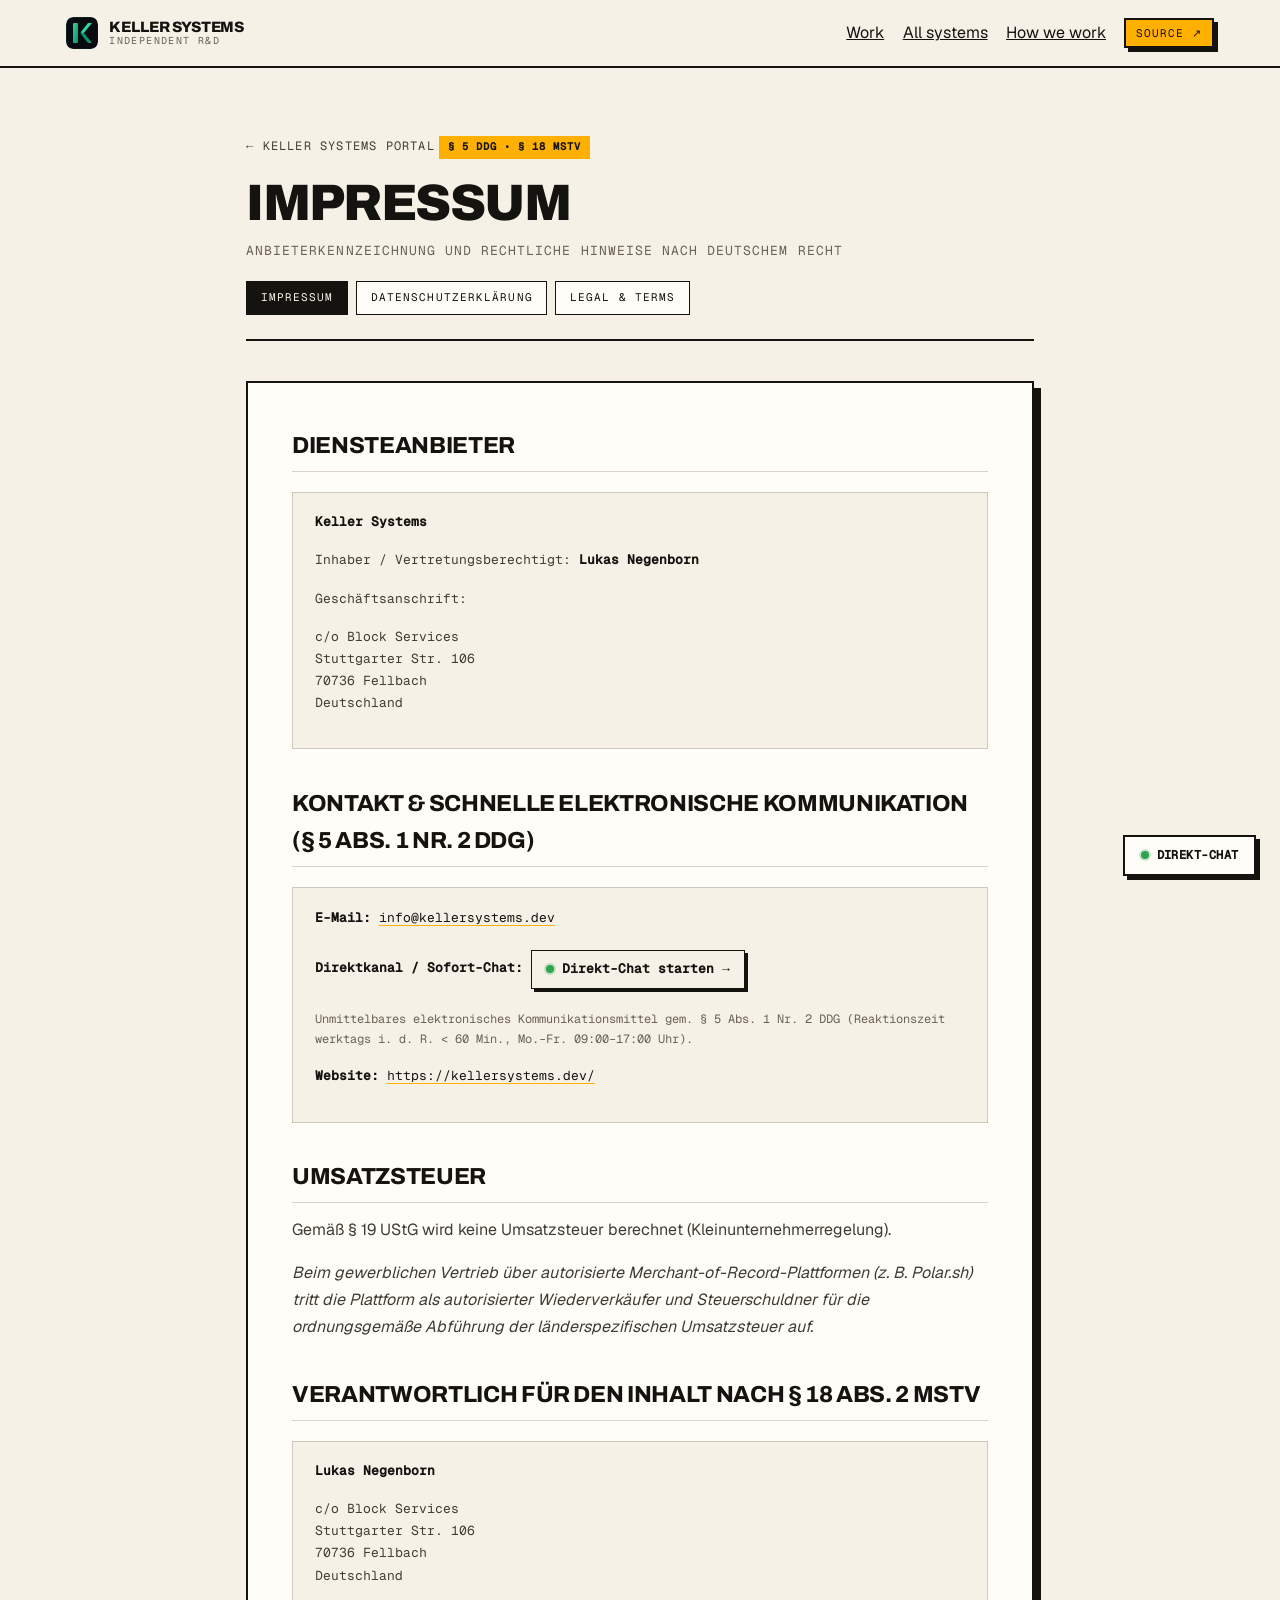
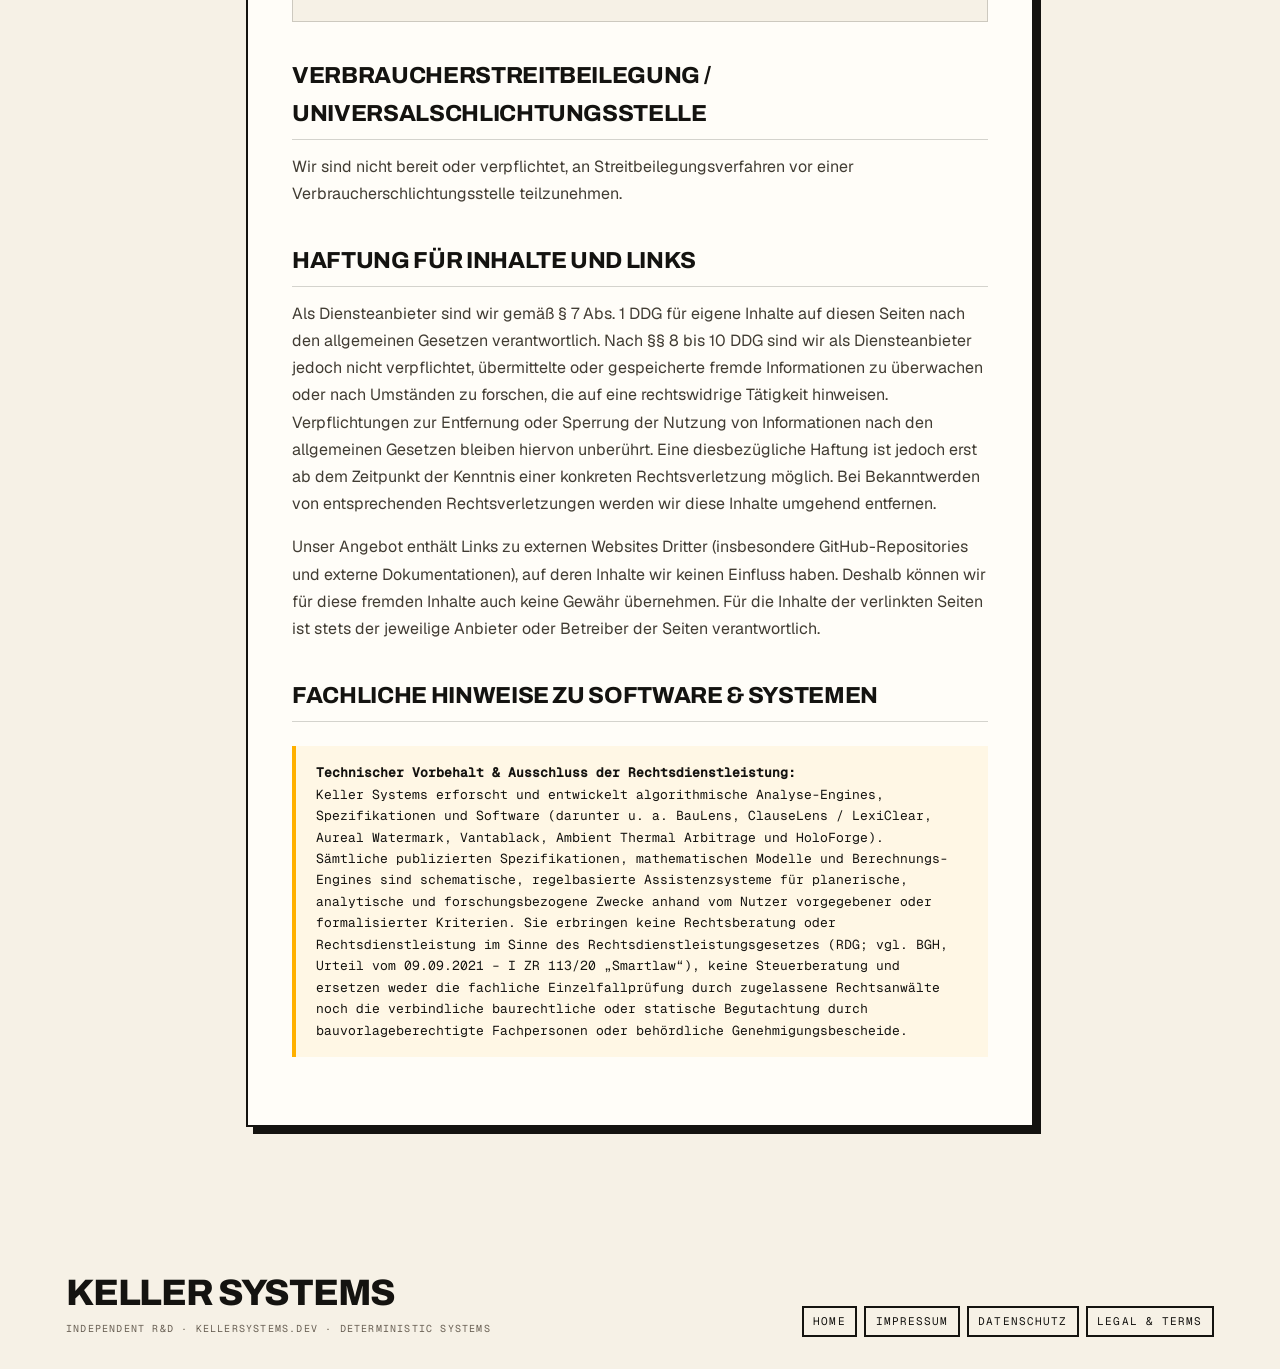
<file: impressum/index.html>
<!DOCTYPE html>
<html lang="de">
<head>
<meta charset="UTF-8">
<meta name="viewport" content="width=device-width, initial-scale=1.0">
<title>Impressum &mdash; Keller Systems</title>
<link rel="icon" href="/assets/icon.svg" type="image/svg+xml">
<meta name="theme-color" content="#f6f1e6">
<meta name="description" content="Impressum und Anbieterkennzeichnung nach § 5 DDG und § 18 Abs. 2 MStV für Keller Systems.">
<link rel="stylesheet" href="/assets/fonts/fonts.css">
<link rel="stylesheet" href="/style.css?v=8.1">
</head>
<body class="legal-layout">

<header class="top">
  <div class="wrap toprow">
    <a class="brand" href="/">
      <span class="brandmark" aria-hidden="true"></span>
      <span class="brandname">Keller Systems<em>Independent R&amp;D</em></span>
    </a>
    <nav class="nav" aria-label="Primary">
      <a href="/#work">Work</a>
      <a href="/#shelf">All systems</a>
      <a href="/#principles">How we work</a>
      <a class="btn btn-primary btn-sm" href="https://github.com/KELLERBABG" target="_blank" rel="noopener noreferrer">Source &#8599;</a>
    </nav>
  </div>
</header>

<main class="legal-main">
  <div class="legal-shell">

    <div class="legal-header">
      <a class="legal-back" href="/">&larr; Keller Systems Portal</a>
      <span class="legal-badge">&sect; 5 DDG &bull; &sect; 18 MStV</span>
      <h1 class="legal-title">Impressum</h1>
      <p class="legal-subtitle">Anbieterkennzeichnung und rechtliche Hinweise nach deutschem Recht</p>

      <nav class="legal-nav" aria-label="Rechtliche Navigation">
        <a href="/impressum/" class="is-active">Impressum</a>
        <a href="/privacy/">Datenschutzerklärung</a>
        <a href="/legal/">Legal &amp; Terms</a>
      </nav>
    </div>

    <article class="legal-card legal-prose">
      <h2>Diensteanbieter</h2>
      <div class="legal-data">
        <p><strong>Keller Systems</strong></p>
        <p>Inhaber / Vertretungsberechtigt: <strong>Lukas Negenborn</strong></p>
        <p>Geschäftsanschrift:</p>
        <p>c/o Block Services<br>
        Stuttgarter Str. 106<br>
        70736 Fellbach<br>
        Deutschland</p>
      </div>

      <h2>Kontakt &amp; Schnelle elektronische Kommunikation (&sect; 5 Abs. 1 Nr. 2 DDG)</h2>
      <div class="legal-data">
        <p><strong>E-Mail:</strong> <a href="mailto:info@kellersystems.dev">info@kellersystems.dev</a></p>
        <p><strong>Direktkanal / Sofort-Chat:</strong> <button type="button" class="legal-chat-btn" id="openChatBtn"><span class="chat-status-dot" aria-hidden="true"></span> Direkt-Chat starten &rarr;</button></p>
        <p style="margin-top:0.35rem; font-size:0.75rem; color:var(--muted);">Unmittelbares elektronisches Kommunikationsmittel gem. &sect;&nbsp;5 Abs.&nbsp;1 Nr.&nbsp;2 DDG (Reaktionszeit werktags i.&nbsp;d.&nbsp;R. &lt;&nbsp;60 Min., Mo.&ndash;Fr. 09:00&ndash;17:00 Uhr).</p>
        <p><strong>Website:</strong> <a href="https://kellersystems.dev/">https://kellersystems.dev/</a></p>
      </div>

      <h2>Umsatzsteuer</h2>
      <p>
        Gemäß &sect; 19 UStG wird keine Umsatzsteuer berechnet (Kleinunternehmerregelung).
      </p>
      <p>
        <em>Beim gewerblichen Vertrieb über autorisierte Merchant-of-Record-Plattformen (z.&nbsp;B. Polar.sh) tritt die Plattform als autorisierter Wiederverkäufer und Steuerschuldner für die ordnungsgemäße Abführung der länderspezifischen Umsatzsteuer auf.</em>
      </p>

      <h2>Verantwortlich für den Inhalt nach &sect; 18 Abs. 2 MStV</h2>
      <div class="legal-data">
        <p><strong>Lukas Negenborn</strong></p>
        <p>c/o Block Services<br>
        Stuttgarter Str. 106<br>
        70736 Fellbach<br>
        Deutschland</p>
      </div>

      <h2>Verbraucherstreitbeilegung / Universalschlichtungsstelle</h2>
      <p>
        Wir sind nicht bereit oder verpflichtet, an Streitbeilegungsverfahren vor einer Verbraucherschlichtungsstelle teilzunehmen.
      </p>

      <h2>Haftung für Inhalte und Links</h2>
      <p>
        Als Diensteanbieter sind wir gemäß &sect; 7 Abs. 1 DDG für eigene Inhalte auf diesen Seiten nach den allgemeinen Gesetzen verantwortlich. Nach &sect;&sect; 8 bis 10 DDG sind wir als Diensteanbieter jedoch nicht verpflichtet, übermittelte oder gespeicherte fremde Informationen zu überwachen oder nach Umständen zu forschen, die auf eine rechtswidrige Tätigkeit hinweisen. Verpflichtungen zur Entfernung oder Sperrung der Nutzung von Informationen nach den allgemeinen Gesetzen bleiben hiervon unberührt. Eine diesbezügliche Haftung ist jedoch erst ab dem Zeitpunkt der Kenntnis einer konkreten Rechtsverletzung möglich. Bei Bekanntwerden von entsprechenden Rechtsverletzungen werden wir diese Inhalte umgehend entfernen.
      </p>
      <p>
        Unser Angebot enthält Links zu externen Websites Dritter (insbesondere GitHub-Repositories und externe Dokumentationen), auf deren Inhalte wir keinen Einfluss haben. Deshalb können wir für diese fremden Inhalte auch keine Gewähr übernehmen. Für die Inhalte der verlinkten Seiten ist stets der jeweilige Anbieter oder Betreiber der Seiten verantwortlich.
      </p>

      <h2>Fachliche Hinweise zu Software &amp; Systemen</h2>
      <div class="legal-callout">
        <strong>Technischer Vorbehalt &amp; Ausschluss der Rechtsdienstleistung:</strong><br>
        Keller Systems erforscht und entwickelt algorithmische Analyse-Engines, Spezifikationen und Software (darunter u.&nbsp;a. BauLens, ClauseLens / LexiClear, Aureal Watermark, Vantablack, Ambient Thermal Arbitrage und HoloForge).<br>
        Sämtliche publizierten Spezifikationen, mathematischen Modelle und Berechnungs-Engines sind schematische, regelbasierte Assistenzsysteme für planerische, analytische und forschungsbezogene Zwecke anhand vom Nutzer vorgegebener oder formalisierter Kriterien. Sie erbringen keine Rechtsberatung oder Rechtsdienstleistung im Sinne des Rechtsdienstleistungsgesetzes (RDG; vgl. BGH, Urteil vom 09.09.2021 &ndash; I ZR 113/20 &bdquo;Smartlaw&ldquo;), keine Steuerberatung und ersetzen weder die fachliche Einzelfallprüfung durch zugelassene Rechtsanwälte noch die verbindliche baurechtliche oder statische Begutachtung durch bauvorlageberechtigte Fachpersonen oder behördliche Genehmigungsbescheide.
      </div>
    </article>

  </div>
</main>

<footer class="foot">
  <div class="wrap footrow">
    <div>
      <p class="footword">Keller Systems</p>
      <p class="footmeta">Independent R&amp;D &middot; kellersystems.dev &middot; Deterministic Systems</p>
    </div>
    <div class="footlinks">
      <a class="btn btn-quiet btn-sm" href="/">Home</a>
      <a class="btn btn-quiet btn-sm" href="/impressum/">Impressum</a>
      <a class="btn btn-quiet btn-sm" href="/privacy/">Datenschutz</a>
      <a class="btn btn-quiet btn-sm" href="/legal/">Legal &amp; Terms</a>
    </div>
  </div>
</footer>

<script src="/assets/chat.js" defer></script>
</body>
</html>
</file>
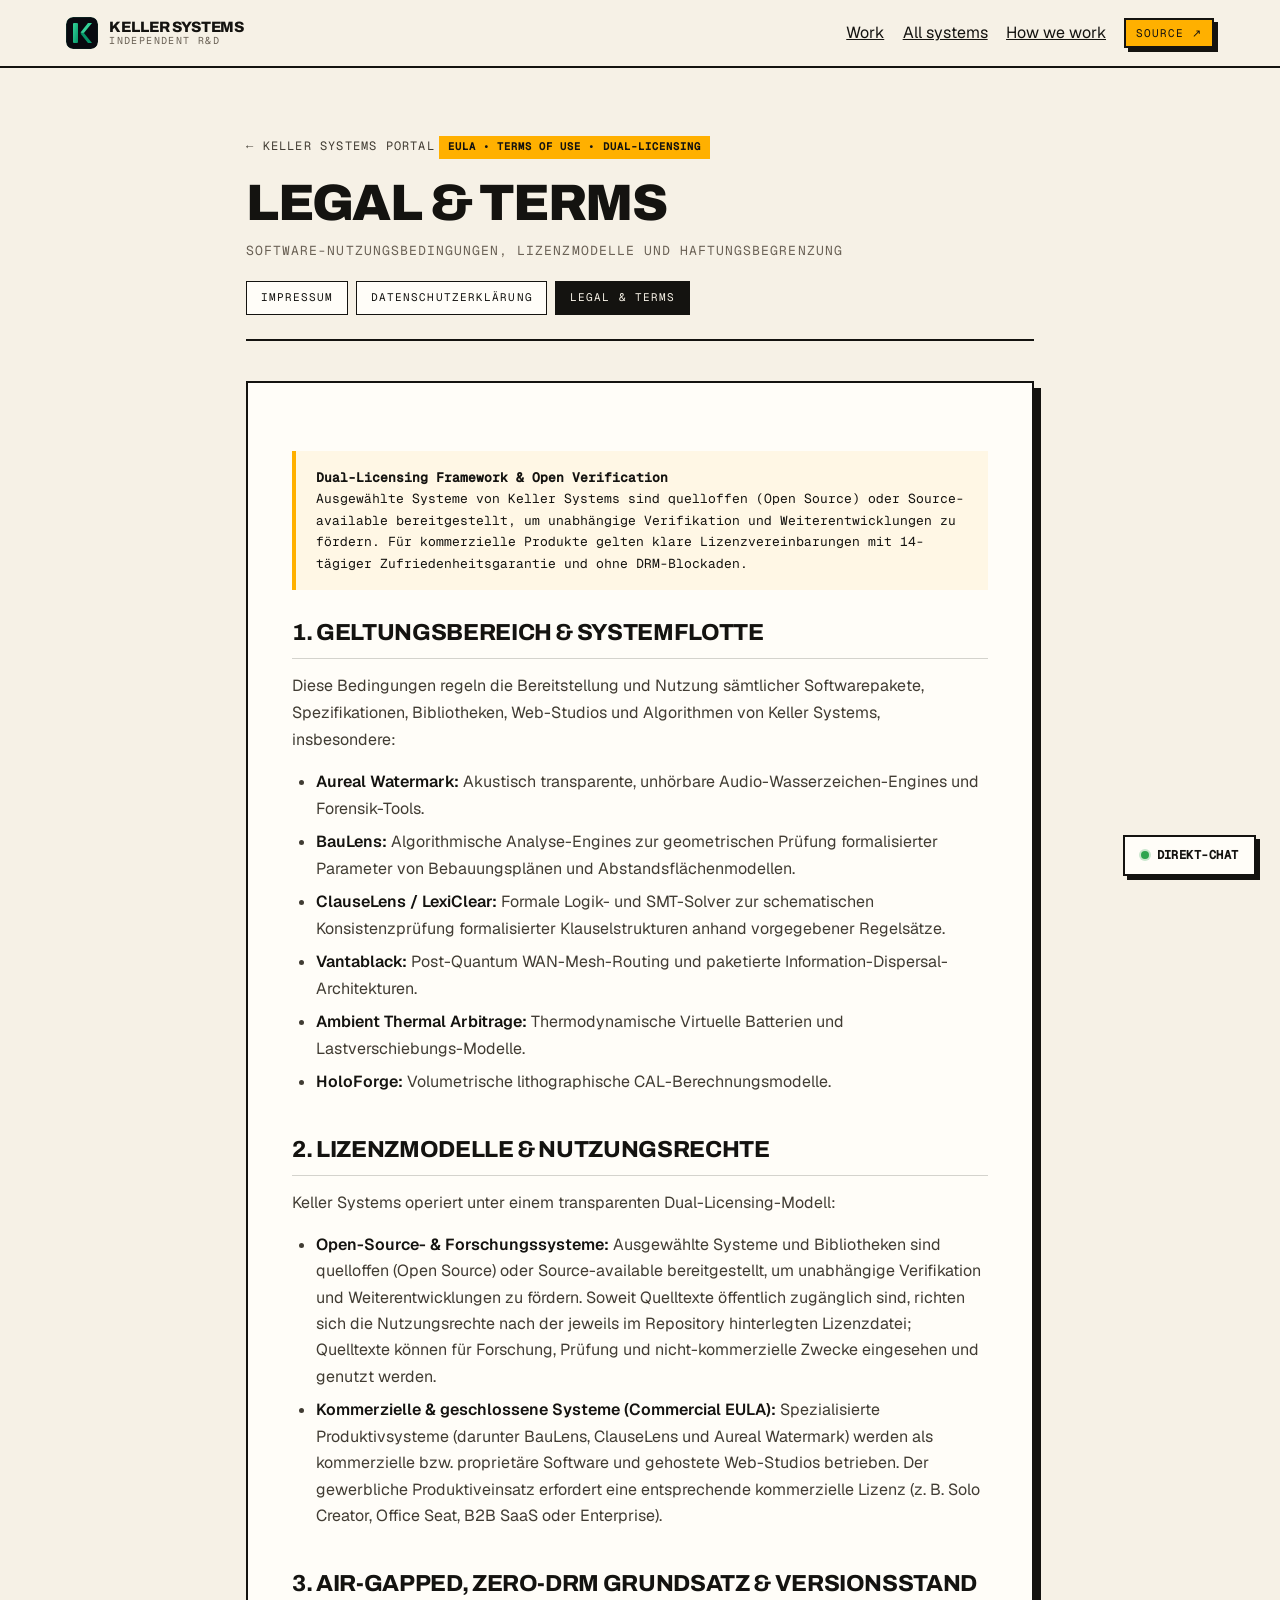
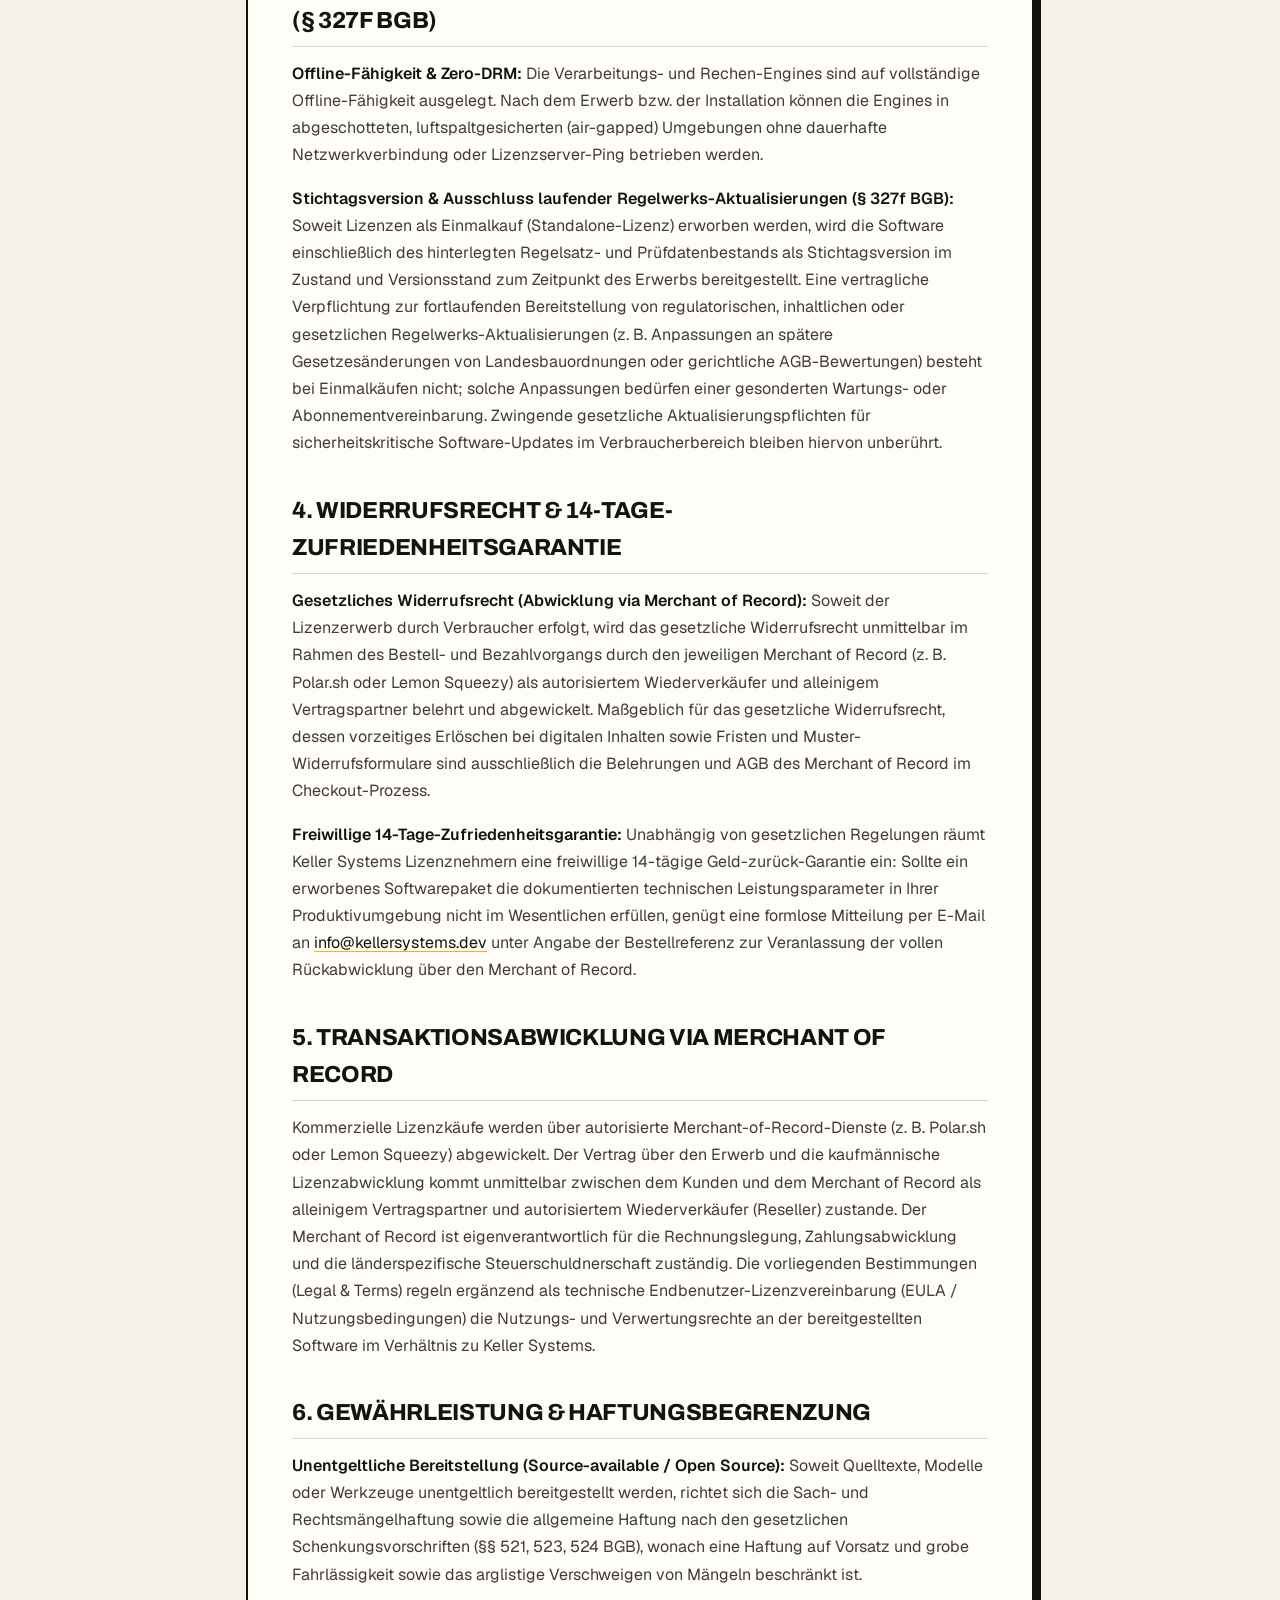
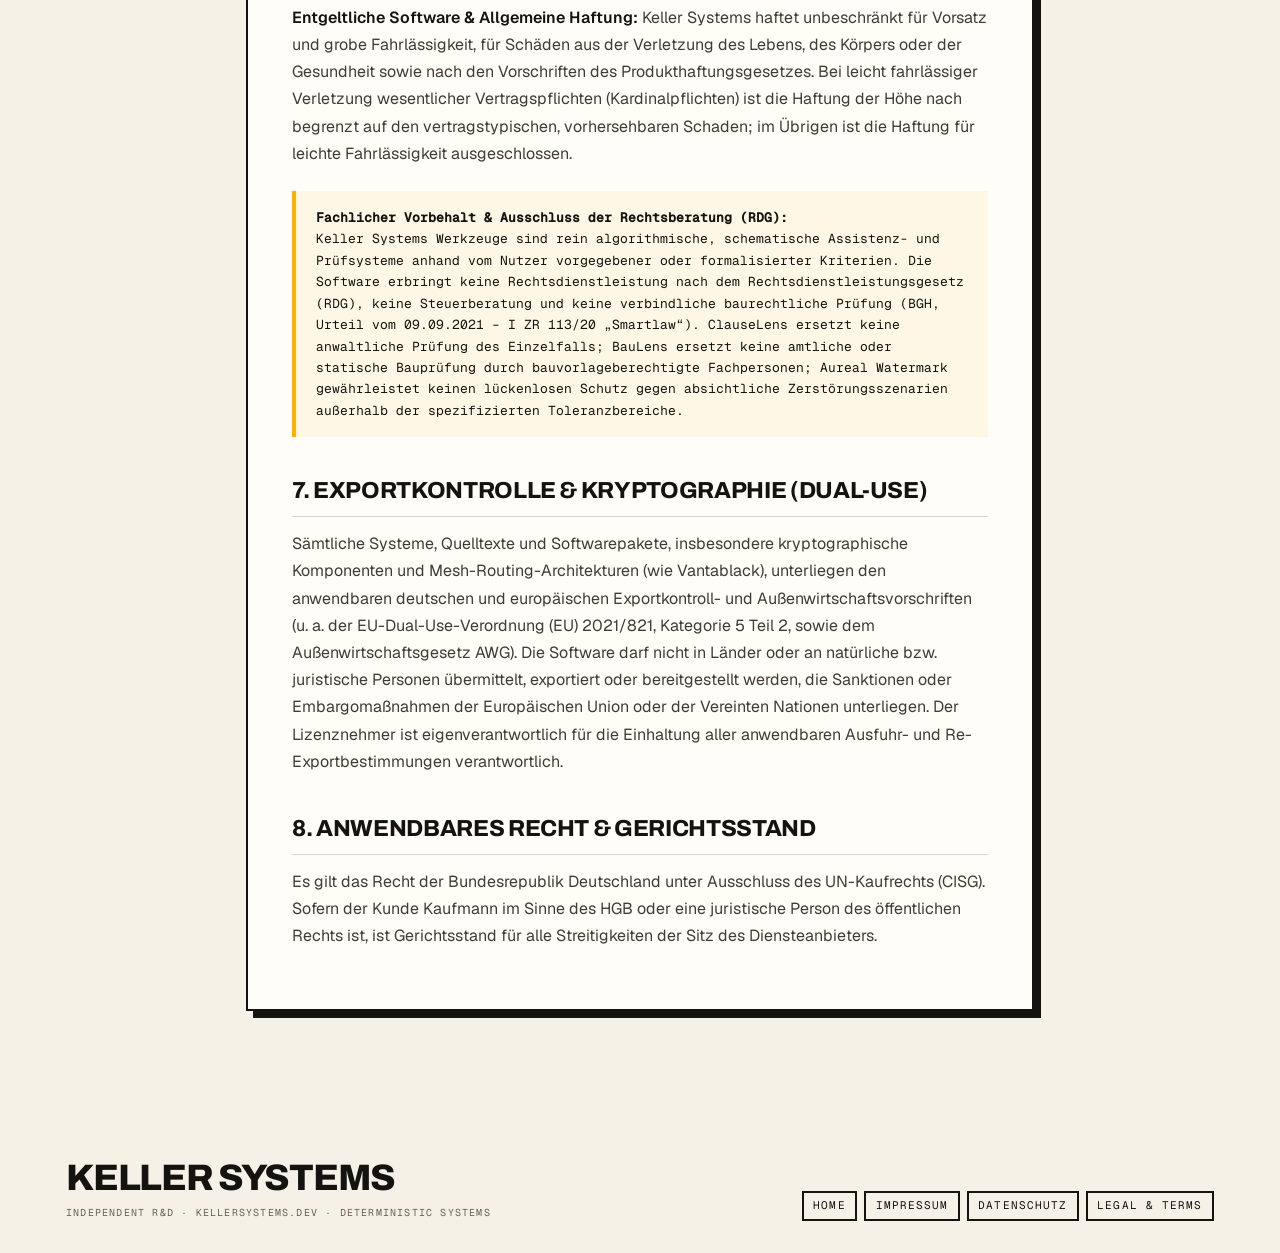
<file: legal/index.html>
<!DOCTYPE html>
<html lang="de">
<head>
<meta charset="UTF-8">
<meta name="viewport" content="width=device-width, initial-scale=1.0">
<title>Legal &amp; Terms &mdash; Keller Systems</title>
<link rel="icon" href="/assets/icon.svg" type="image/svg+xml">
<meta name="theme-color" content="#f6f1e6">
<meta name="description" content="Allgemeine Geschäftsbedingungen, Software-Nutzungsbedingungen und Dual-Licensing-Framework für Keller Systems.">
<link rel="stylesheet" href="/assets/fonts/fonts.css">
<link rel="stylesheet" href="/style.css?v=8.1">
</head>
<body class="legal-layout">

<header class="top">
  <div class="wrap toprow">
    <a class="brand" href="/">
      <span class="brandmark" aria-hidden="true"></span>
      <span class="brandname">Keller Systems<em>Independent R&amp;D</em></span>
    </a>
    <nav class="nav" aria-label="Primary">
      <a href="/#work">Work</a>
      <a href="/#shelf">All systems</a>
      <a href="/#principles">How we work</a>
      <a class="btn btn-primary btn-sm" href="https://github.com/KELLERBABG" target="_blank" rel="noopener noreferrer">Source &#8599;</a>
    </nav>
  </div>
</header>

<main class="legal-main">
  <div class="legal-shell">

    <div class="legal-header">
      <a class="legal-back" href="/">&larr; Keller Systems Portal</a>
      <span class="legal-badge">EULA &bull; Terms of Use &bull; Dual-Licensing</span>
      <h1 class="legal-title">Legal &amp; Terms</h1>
      <p class="legal-subtitle">Software-Nutzungsbedingungen, Lizenzmodelle und Haftungsbegrenzung</p>

      <nav class="legal-nav" aria-label="Rechtliche Navigation">
        <a href="/impressum/">Impressum</a>
        <a href="/privacy/">Datenschutzerklärung</a>
        <a href="/legal/" class="is-active">Legal &amp; Terms</a>
      </nav>
    </div>

    <article class="legal-card legal-prose">
      <div class="legal-callout">
        <strong>Dual-Licensing Framework &amp; Open Verification</strong><br>
        Ausgewählte Systeme von Keller Systems sind quelloffen (Open Source) oder Source-available bereitgestellt, um unabhängige Verifikation und Weiterentwicklungen zu fördern. Für kommerzielle Produkte gelten klare Lizenzvereinbarungen mit 14-tägiger Zufriedenheitsgarantie und ohne DRM-Blockaden.
      </div>

      <h2>1. Geltungsbereich &amp; Systemflotte</h2>
      <p>
        Diese Bedingungen regeln die Bereitstellung und Nutzung sämtlicher Softwarepakete, Spezifikationen, Bibliotheken, Web-Studios und Algorithmen von Keller Systems, insbesondere:
      </p>
      <ul>
        <li><strong>Aureal Watermark:</strong> Akustisch transparente, unhörbare Audio-Wasserzeichen-Engines und Forensik-Tools.</li>
        <li><strong>BauLens:</strong> Algorithmische Analyse-Engines zur geometrischen Prüfung formalisierter Parameter von Bebauungsplänen und Abstandsflächenmodellen.</li>
        <li><strong>ClauseLens / LexiClear:</strong> Formale Logik- und SMT-Solver zur schematischen Konsistenzprüfung formalisierter Klauselstrukturen anhand vorgegebener Regelsätze.</li>
        <li><strong>Vantablack:</strong> Post-Quantum WAN-Mesh-Routing und paketierte Information-Dispersal-Architekturen.</li>
        <li><strong>Ambient Thermal Arbitrage:</strong> Thermodynamische Virtuelle Batterien und Lastverschiebungs-Modelle.</li>
        <li><strong>HoloForge:</strong> Volumetrische lithographische CAL-Berechnungsmodelle.</li>
      </ul>

      <h2>2. Lizenzmodelle &amp; Nutzungsrechte</h2>
      <p>
        Keller Systems operiert unter einem transparenten Dual-Licensing-Modell:
      </p>
      <ul>
        <li><strong>Open-Source- &amp; Forschungssysteme:</strong> Ausgewählte Systeme und Bibliotheken sind quelloffen (Open Source) oder Source-available bereitgestellt, um unabhängige Verifikation und Weiterentwicklungen zu fördern. Soweit Quelltexte öffentlich zugänglich sind, richten sich die Nutzungsrechte nach der jeweils im Repository hinterlegten Lizenzdatei; Quelltexte können für Forschung, Prüfung und nicht-kommerzielle Zwecke eingesehen und genutzt werden.</li>
        <li><strong>Kommerzielle &amp; geschlossene Systeme (Commercial EULA):</strong> Spezialisierte Produktivsysteme (darunter BauLens, ClauseLens und Aureal Watermark) werden als kommerzielle bzw. proprietäre Software und gehostete Web-Studios betrieben. Der gewerbliche Produktiveinsatz erfordert eine entsprechende kommerzielle Lizenz (z.&nbsp;B. Solo Creator, Office Seat, B2B SaaS oder Enterprise).</li>
      </ul>

      <h2>3. Air-Gapped, Zero-DRM Grundsatz &amp; Versionsstand (&sect; 327f BGB)</h2>
      <p>
        <strong>Offline-Fähigkeit &amp; Zero-DRM:</strong> Die Verarbeitungs- und Rechen-Engines sind auf vollständige Offline-Fähigkeit ausgelegt. Nach dem Erwerb bzw. der Installation können die Engines in abgeschotteten, luftspaltgesicherten (air-gapped) Umgebungen ohne dauerhafte Netzwerkverbindung oder Lizenzserver-Ping betrieben werden.
      </p>
      <p>
        <strong>Stichtagsversion &amp; Ausschluss laufender Regelwerks-Aktualisierungen (&sect; 327f BGB):</strong> Soweit Lizenzen als Einmalkauf (Standalone-Lizenz) erworben werden, wird die Software einschließlich des hinterlegten Regelsatz- und Prüfdatenbestands als Stichtagsversion im Zustand und Versionsstand zum Zeitpunkt des Erwerbs bereitgestellt. Eine vertragliche Verpflichtung zur fortlaufenden Bereitstellung von regulatorischen, inhaltlichen oder gesetzlichen Regelwerks-Aktualisierungen (z.&nbsp;B. Anpassungen an spätere Gesetzesänderungen von Landesbauordnungen oder gerichtliche AGB-Bewertungen) besteht bei Einmalkäufen nicht; solche Anpassungen bedürfen einer gesonderten Wartungs- oder Abonnementvereinbarung. Zwingende gesetzliche Aktualisierungspflichten für sicherheitskritische Software-Updates im Verbraucherbereich bleiben hiervon unberührt.
      </p>

      <h2>4. Widerrufsrecht &amp; 14-Tage-Zufriedenheitsgarantie</h2>
      <p>
        <strong>Gesetzliches Widerrufsrecht (Abwicklung via Merchant of Record):</strong> Soweit der Lizenzerwerb durch Verbraucher erfolgt, wird das gesetzliche Widerrufsrecht unmittelbar im Rahmen des Bestell- und Bezahlvorgangs durch den jeweiligen Merchant of Record (z.&nbsp;B. Polar.sh oder Lemon Squeezy) als autorisiertem Wiederverkäufer und alleinigem Vertragspartner belehrt und abgewickelt. Maßgeblich für das gesetzliche Widerrufsrecht, dessen vorzeitiges Erlöschen bei digitalen Inhalten sowie Fristen und Muster-Widerrufsformulare sind ausschließlich die Belehrungen und AGB des Merchant of Record im Checkout-Prozess.
      </p>
      <p>
        <strong>Freiwillige 14-Tage-Zufriedenheitsgarantie:</strong> Unabhängig von gesetzlichen Regelungen räumt Keller Systems Lizenznehmern eine freiwillige 14-tägige Geld-zurück-Garantie ein: Sollte ein erworbenes Softwarepaket die dokumentierten technischen Leistungsparameter in Ihrer Produktivumgebung nicht im Wesentlichen erfüllen, genügt eine formlose Mitteilung per E-Mail an <a href="mailto:info@kellersystems.dev">info@kellersystems.dev</a> unter Angabe der Bestellreferenz zur Veranlassung der vollen Rückabwicklung über den Merchant of Record.
      </p>

      <h2>5. Transaktionsabwicklung via Merchant of Record</h2>
      <p>
        Kommerzielle Lizenzkäufe werden über autorisierte Merchant-of-Record-Dienste (z.&nbsp;B. Polar.sh oder Lemon Squeezy) abgewickelt. Der Vertrag über den Erwerb und die kaufmännische Lizenzabwicklung kommt unmittelbar zwischen dem Kunden und dem Merchant of Record als alleinigem Vertragspartner und autorisiertem Wiederverkäufer (Reseller) zustande. Der Merchant of Record ist eigenverantwortlich für die Rechnungslegung, Zahlungsabwicklung und die länderspezifische Steuerschuldnerschaft zuständig. Die vorliegenden Bestimmungen (Legal &amp; Terms) regeln ergänzend als technische Endbenutzer-Lizenzvereinbarung (EULA / Nutzungsbedingungen) die Nutzungs- und Verwertungsrechte an der bereitgestellten Software im Verhältnis zu Keller Systems.
      </p>

      <h2>6. Gewährleistung &amp; Haftungsbegrenzung</h2>
      <p>
        <strong>Unentgeltliche Bereitstellung (Source-available / Open Source):</strong> Soweit Quelltexte, Modelle oder Werkzeuge unentgeltlich bereitgestellt werden, richtet sich die Sach- und Rechtsmängelhaftung sowie die allgemeine Haftung nach den gesetzlichen Schenkungsvorschriften (&sect;&sect; 521, 523, 524 BGB), wonach eine Haftung auf Vorsatz und grobe Fahrlässigkeit sowie das arglistige Verschweigen von Mängeln beschränkt ist.
      </p>
      <p>
        <strong>Entgeltliche Software &amp; Allgemeine Haftung:</strong> Keller Systems haftet unbeschränkt für Vorsatz und grobe Fahrlässigkeit, für Schäden aus der Verletzung des Lebens, des Körpers oder der Gesundheit sowie nach den Vorschriften des Produkthaftungsgesetzes. Bei leicht fahrlässiger Verletzung wesentlicher Vertragspflichten (Kardinalpflichten) ist die Haftung der Höhe nach begrenzt auf den vertragstypischen, vorhersehbaren Schaden; im Übrigen ist die Haftung für leichte Fahrlässigkeit ausgeschlossen.
      </p>
      <div class="legal-callout">
        <strong>Fachlicher Vorbehalt &amp; Ausschluss der Rechtsberatung (RDG):</strong><br>
        Keller Systems Werkzeuge sind rein algorithmische, schematische Assistenz- und Prüfsysteme anhand vom Nutzer vorgegebener oder formalisierter Kriterien. Die Software erbringt keine Rechtsdienstleistung nach dem Rechtsdienstleistungsgesetz (RDG), keine Steuerberatung und keine verbindliche baurechtliche Prüfung (BGH, Urteil vom 09.09.2021 &ndash; I ZR 113/20 &bdquo;Smartlaw&ldquo;). ClauseLens ersetzt keine anwaltliche Prüfung des Einzelfalls; BauLens ersetzt keine amtliche oder statische Bauprüfung durch bauvorlageberechtigte Fachpersonen; Aureal Watermark gewährleistet keinen lückenlosen Schutz gegen absichtliche Zerstörungsszenarien außerhalb der spezifizierten Toleranzbereiche.
      </div>

      <h2>7. Exportkontrolle &amp; Kryptographie (Dual-Use)</h2>
      <p>
        Sämtliche Systeme, Quelltexte und Softwarepakete, insbesondere kryptographische Komponenten und Mesh-Routing-Architekturen (wie Vantablack), unterliegen den anwendbaren deutschen und europäischen Exportkontroll- und Außenwirtschaftsvorschriften (u.&nbsp;a. der EU-Dual-Use-Verordnung (EU) 2021/821, Kategorie 5 Teil 2, sowie dem Außenwirtschaftsgesetz AWG). Die Software darf nicht in Länder oder an natürliche bzw. juristische Personen übermittelt, exportiert oder bereitgestellt werden, die Sanktionen oder Embargomaßnahmen der Europäischen Union oder der Vereinten Nationen unterliegen. Der Lizenznehmer ist eigenverantwortlich für die Einhaltung aller anwendbaren Ausfuhr- und Re-Exportbestimmungen verantwortlich.
      </p>

      <h2>8. Anwendbares Recht &amp; Gerichtsstand</h2>
      <p>
        Es gilt das Recht der Bundesrepublik Deutschland unter Ausschluss des UN-Kaufrechts (CISG). Sofern der Kunde Kaufmann im Sinne des HGB oder eine juristische Person des öffentlichen Rechts ist, ist Gerichtsstand für alle Streitigkeiten der Sitz des Diensteanbieters.
      </p>
    </article>

  </div>
</main>

<footer class="foot">
  <div class="wrap footrow">
    <div>
      <p class="footword">Keller Systems</p>
      <p class="footmeta">Independent R&amp;D &middot; kellersystems.dev &middot; Deterministic Systems</p>
    </div>
    <div class="footlinks">
      <a class="btn btn-quiet btn-sm" href="/">Home</a>
      <a class="btn btn-quiet btn-sm" href="/impressum/">Impressum</a>
      <a class="btn btn-quiet btn-sm" href="/privacy/">Datenschutz</a>
      <a class="btn btn-quiet btn-sm" href="/legal/">Legal &amp; Terms</a>
    </div>
  </div>
</footer>

<script src="/assets/chat.js" defer></script>
</body>
</html>
</file>
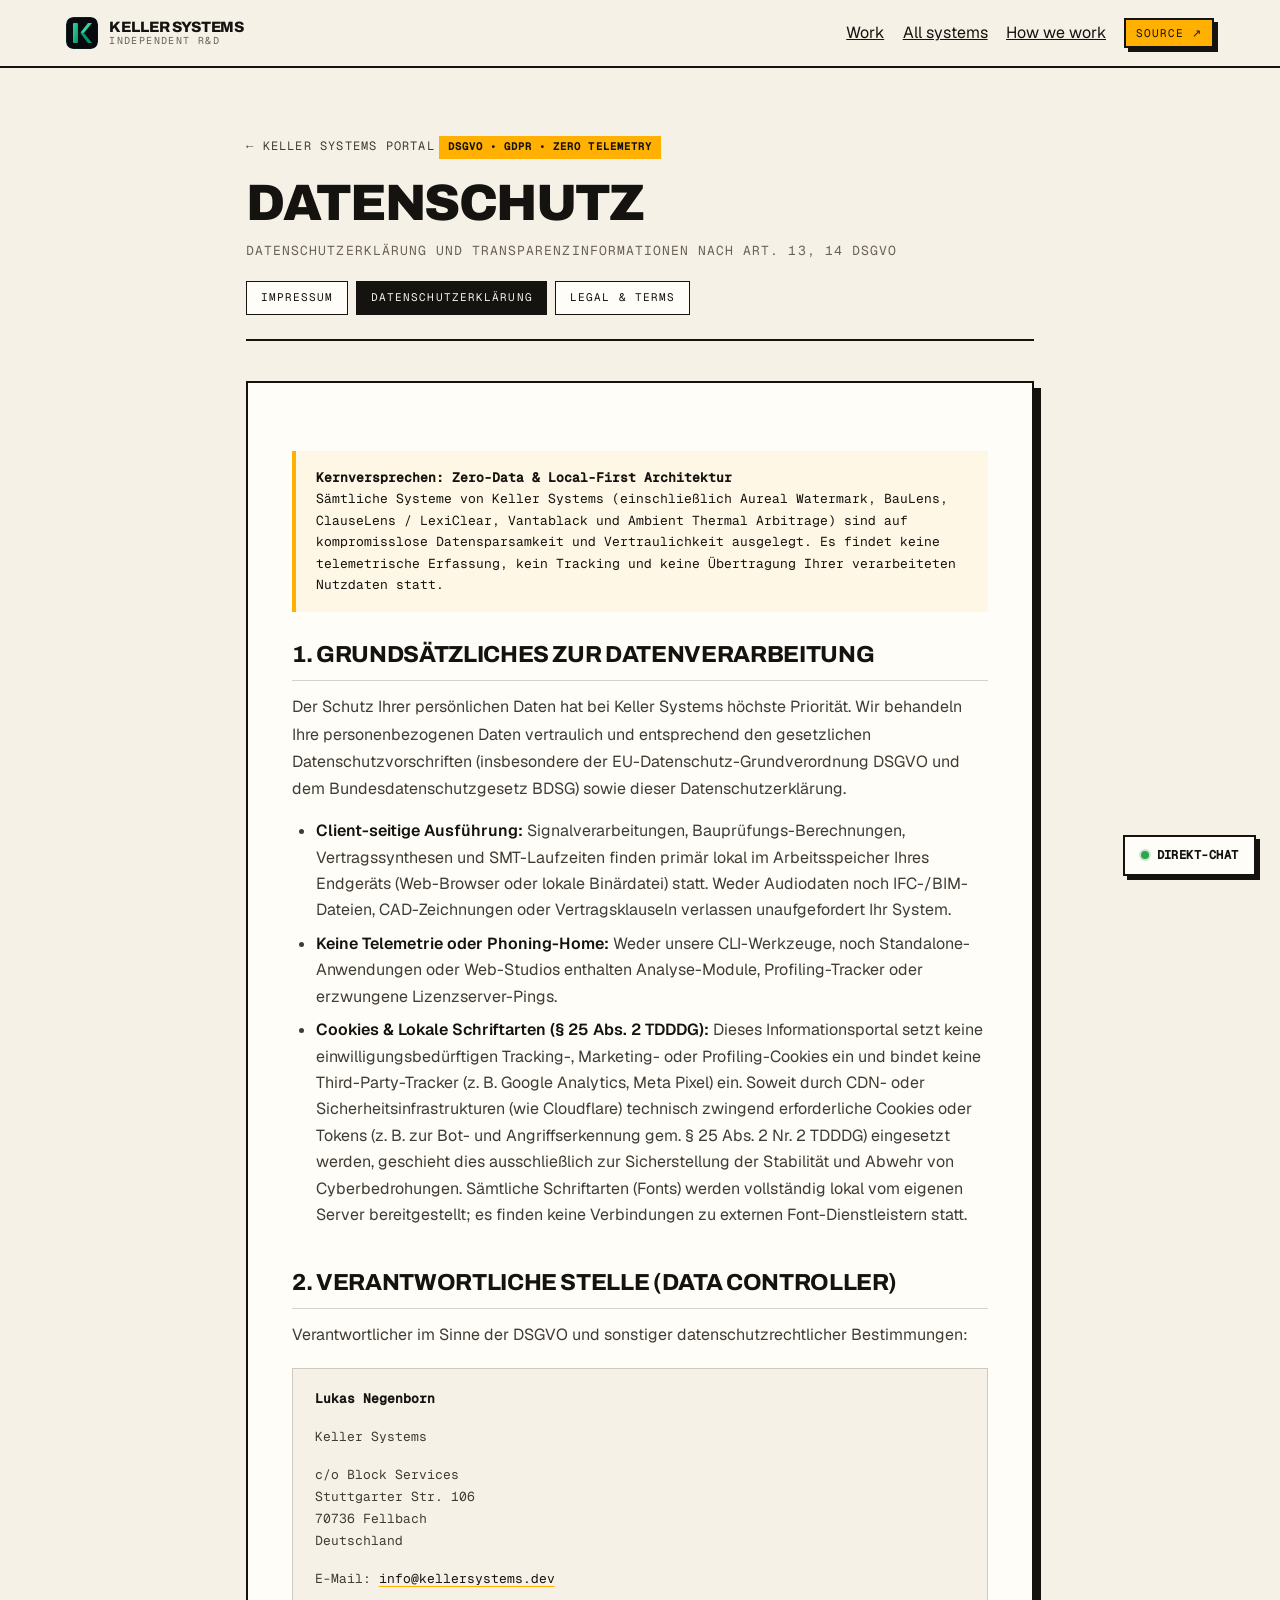
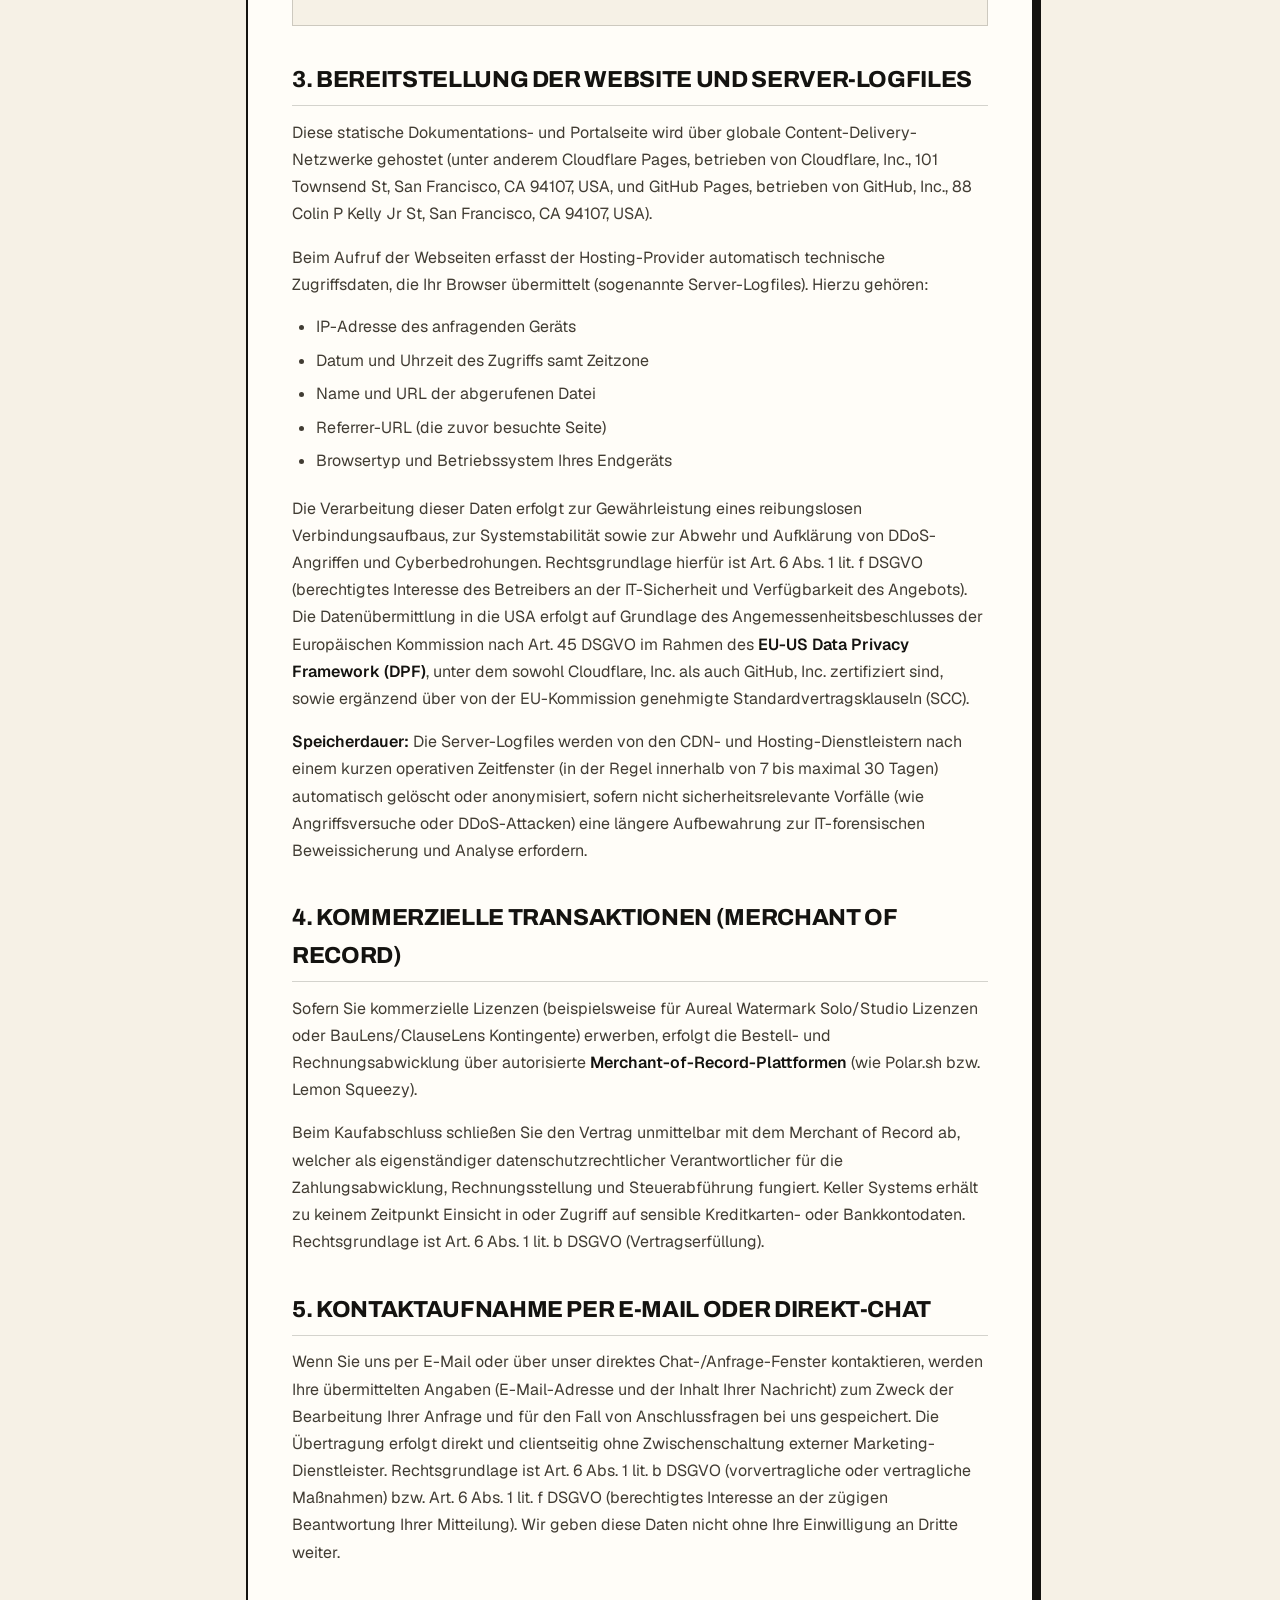
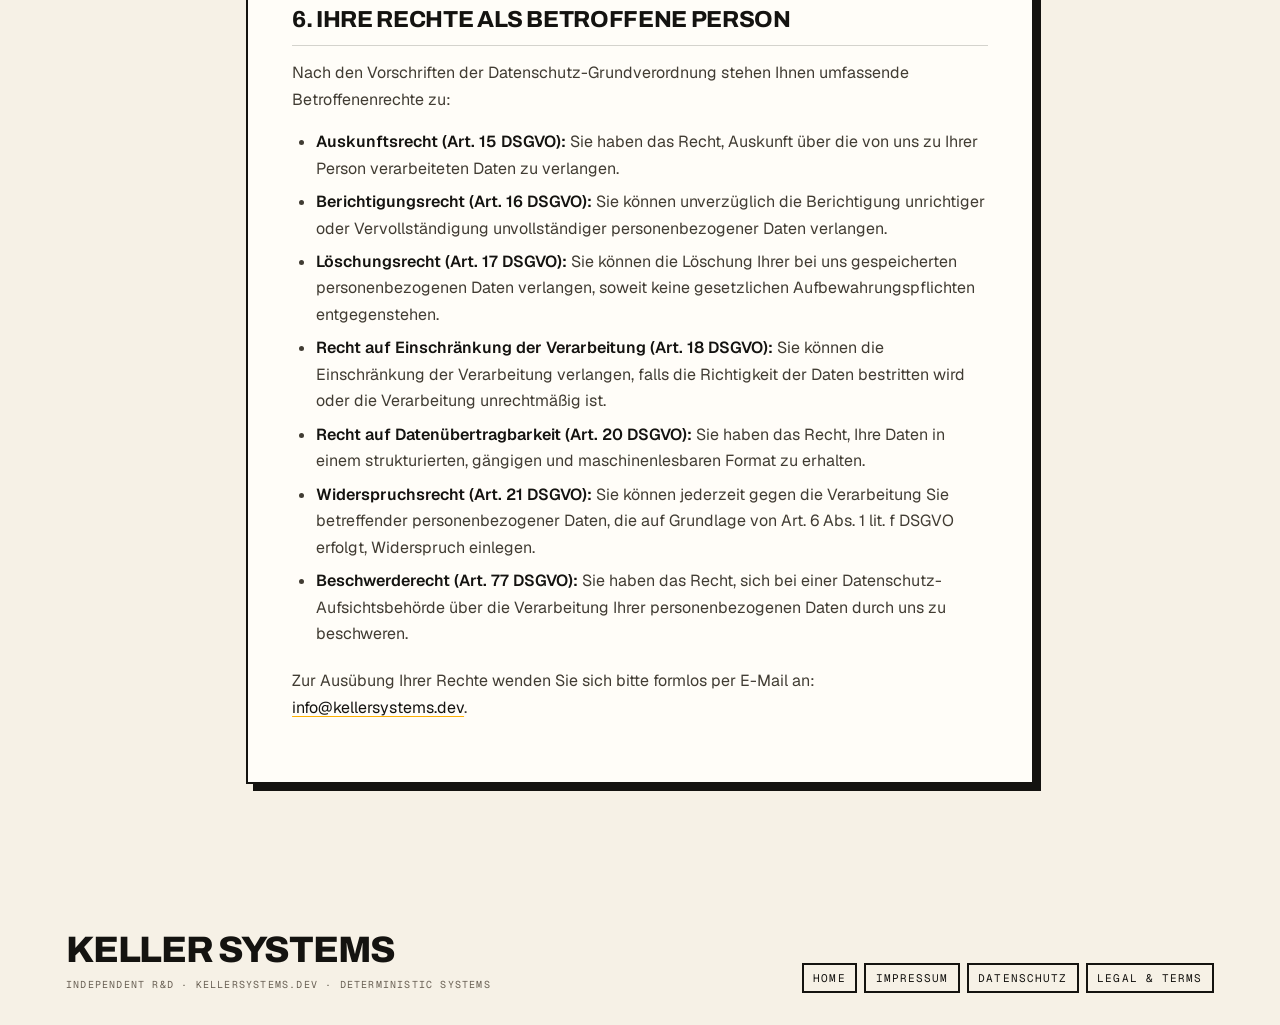
<file: privacy/index.html>
<!DOCTYPE html>
<html lang="de">
<head>
<meta charset="UTF-8">
<meta name="viewport" content="width=device-width, initial-scale=1.0">
<title>Datenschutzerklärung &mdash; Keller Systems</title>
<link rel="icon" href="/assets/icon.svg" type="image/svg+xml">
<meta name="theme-color" content="#f6f1e6">
<meta name="description" content="Datenschutzerklärung nach der DSGVO für Keller Systems: 100% offline-first, keine Telemetrie, kein Tracking.">
<link rel="stylesheet" href="/assets/fonts/fonts.css">
<link rel="stylesheet" href="/style.css?v=8.1">
</head>
<body class="legal-layout">

<header class="top">
  <div class="wrap toprow">
    <a class="brand" href="/">
      <span class="brandmark" aria-hidden="true"></span>
      <span class="brandname">Keller Systems<em>Independent R&amp;D</em></span>
    </a>
    <nav class="nav" aria-label="Primary">
      <a href="/#work">Work</a>
      <a href="/#shelf">All systems</a>
      <a href="/#principles">How we work</a>
      <a class="btn btn-primary btn-sm" href="https://github.com/KELLERBABG" target="_blank" rel="noopener noreferrer">Source &#8599;</a>
    </nav>
  </div>
</header>

<main class="legal-main">
  <div class="legal-shell">

    <div class="legal-header">
      <a class="legal-back" href="/">&larr; Keller Systems Portal</a>
      <span class="legal-badge">DSGVO &bull; GDPR &bull; Zero Telemetry</span>
      <h1 class="legal-title">Datenschutz</h1>
      <p class="legal-subtitle">Datenschutzerklärung und Transparenzinformationen nach Art. 13, 14 DSGVO</p>

      <nav class="legal-nav" aria-label="Rechtliche Navigation">
        <a href="/impressum/">Impressum</a>
        <a href="/privacy/" class="is-active">Datenschutzerklärung</a>
        <a href="/legal/">Legal &amp; Terms</a>
      </nav>
    </div>

    <article class="legal-card legal-prose">
      <div class="legal-callout">
        <strong>Kernversprechen: Zero-Data &amp; Local-First Architektur</strong><br>
        Sämtliche Systeme von Keller Systems (einschließlich Aureal Watermark, BauLens, ClauseLens / LexiClear, Vantablack und Ambient Thermal Arbitrage) sind auf kompromisslose Datensparsamkeit und Vertraulichkeit ausgelegt. Es findet keine telemetrische Erfassung, kein Tracking und keine Übertragung Ihrer verarbeiteten Nutzdaten statt.
      </div>

      <h2>1. Grundsätzliches zur Datenverarbeitung</h2>
      <p>
        Der Schutz Ihrer persönlichen Daten hat bei Keller Systems höchste Priorität. Wir behandeln Ihre personenbezogenen Daten vertraulich und entsprechend den gesetzlichen Datenschutzvorschriften (insbesondere der EU-Datenschutz-Grundverordnung DSGVO und dem Bundesdatenschutzgesetz BDSG) sowie dieser Datenschutzerklärung.
      </p>
      <ul>
        <li><strong>Client-seitige Ausführung:</strong> Signalverarbeitungen, Bauprüfungs-Berechnungen, Vertragssynthesen und SMT-Laufzeiten finden primär lokal im Arbeitsspeicher Ihres Endgeräts (Web-Browser oder lokale Binärdatei) statt. Weder Audiodaten noch IFC-/BIM-Dateien, CAD-Zeichnungen oder Vertragsklauseln verlassen unaufgefordert Ihr System.</li>
        <li><strong>Keine Telemetrie oder Phoning-Home:</strong> Weder unsere CLI-Werkzeuge, noch Standalone-Anwendungen oder Web-Studios enthalten Analyse-Module, Profiling-Tracker oder erzwungene Lizenzserver-Pings.</li>
        <li><strong>Cookies &amp; Lokale Schriftarten (&sect; 25 Abs. 2 TDDDG):</strong> Dieses Informationsportal setzt keine einwilligungsbedürftigen Tracking-, Marketing- oder Profiling-Cookies ein und bindet keine Third-Party-Tracker (z.&nbsp;B. Google Analytics, Meta Pixel) ein. Soweit durch CDN- oder Sicherheitsinfrastrukturen (wie Cloudflare) technisch zwingend erforderliche Cookies oder Tokens (z.&nbsp;B. zur Bot- und Angriffserkennung gem. &sect;&nbsp;25 Abs.&nbsp;2 Nr.&nbsp;2 TDDDG) eingesetzt werden, geschieht dies ausschließlich zur Sicherstellung der Stabilität und Abwehr von Cyberbedrohungen. Sämtliche Schriftarten (Fonts) werden vollständig lokal vom eigenen Server bereitgestellt; es finden keine Verbindungen zu externen Font-Dienstleistern statt.</li>
      </ul>

      <h2>2. Verantwortliche Stelle (Data Controller)</h2>
      <p>
        Verantwortlicher im Sinne der DSGVO und sonstiger datenschutzrechtlicher Bestimmungen:
      </p>
      <div class="legal-data">
        <p><strong>Lukas Negenborn</strong></p>
        <p>Keller Systems</p>
        <p>c/o Block Services<br>
        Stuttgarter Str. 106<br>
        70736 Fellbach<br>
        Deutschland</p>
        <p>E-Mail: <a href="mailto:info@kellersystems.dev">info@kellersystems.dev</a></p>
      </div>

      <h2>3. Bereitstellung der Website und Server-Logfiles</h2>
      <p>
        Diese statische Dokumentations- und Portalseite wird über globale Content-Delivery-Netzwerke gehostet (unter anderem Cloudflare Pages, betrieben von Cloudflare, Inc., 101 Townsend St, San Francisco, CA 94107, USA, und GitHub Pages, betrieben von GitHub, Inc., 88 Colin P Kelly Jr St, San Francisco, CA 94107, USA).
      </p>
      <p>
        Beim Aufruf der Webseiten erfasst der Hosting-Provider automatisch technische Zugriffsdaten, die Ihr Browser übermittelt (sogenannte Server-Logfiles). Hierzu gehören:
      </p>
      <ul>
        <li>IP-Adresse des anfragenden Geräts</li>
        <li>Datum und Uhrzeit des Zugriffs samt Zeitzone</li>
        <li>Name und URL der abgerufenen Datei</li>
        <li>Referrer-URL (die zuvor besuchte Seite)</li>
        <li>Browsertyp und Betriebssystem Ihres Endgeräts</li>
      </ul>
      <p>
        Die Verarbeitung dieser Daten erfolgt zur Gewährleistung eines reibungslosen Verbindungsaufbaus, zur Systemstabilität sowie zur Abwehr und Aufklärung von DDoS-Angriffen und Cyberbedrohungen. Rechtsgrundlage hierfür ist Art. 6 Abs. 1 lit. f DSGVO (berechtigtes Interesse des Betreibers an der IT-Sicherheit und Verfügbarkeit des Angebots). Die Datenübermittlung in die USA erfolgt auf Grundlage des Angemessenheitsbeschlusses der Europäischen Kommission nach Art. 45 DSGVO im Rahmen des <strong>EU-US Data Privacy Framework (DPF)</strong>, unter dem sowohl Cloudflare, Inc. als auch GitHub, Inc. zertifiziert sind, sowie ergänzend über von der EU-Kommission genehmigte Standardvertragsklauseln (SCC).
      </p>
      <p>
        <strong>Speicherdauer:</strong> Die Server-Logfiles werden von den CDN- und Hosting-Dienstleistern nach einem kurzen operativen Zeitfenster (in der Regel innerhalb von 7 bis maximal 30 Tagen) automatisch gelöscht oder anonymisiert, sofern nicht sicherheitsrelevante Vorfälle (wie Angriffsversuche oder DDoS-Attacken) eine längere Aufbewahrung zur IT-forensischen Beweissicherung und Analyse erfordern.
      </p>

      <h2>4. Kommerzielle Transaktionen (Merchant of Record)</h2>
      <p>
        Sofern Sie kommerzielle Lizenzen (beispielsweise für Aureal Watermark Solo/Studio Lizenzen oder BauLens/ClauseLens Kontingente) erwerben, erfolgt die Bestell- und Rechnungsabwicklung über autorisierte <strong>Merchant-of-Record-Plattformen</strong> (wie Polar.sh bzw. Lemon Squeezy).
      </p>
      <p>
        Beim Kaufabschluss schließen Sie den Vertrag unmittelbar mit dem Merchant of Record ab, welcher als eigenständiger datenschutzrechtlicher Verantwortlicher für die Zahlungsabwicklung, Rechnungsstellung und Steuerabführung fungiert. Keller Systems erhält zu keinem Zeitpunkt Einsicht in oder Zugriff auf sensible Kreditkarten- oder Bankkontodaten. Rechtsgrundlage ist Art. 6 Abs. 1 lit. b DSGVO (Vertragserfüllung).
      </p>

      <h2>5. Kontaktaufnahme per E-Mail oder Direkt-Chat</h2>
      <p>
        Wenn Sie uns per E-Mail oder über unser direktes Chat-/Anfrage-Fenster kontaktieren, werden Ihre übermittelten Angaben (E-Mail-Adresse und der Inhalt Ihrer Nachricht) zum Zweck der Bearbeitung Ihrer Anfrage und für den Fall von Anschlussfragen bei uns gespeichert. Die Übertragung erfolgt direkt und clientseitig ohne Zwischenschaltung externer Marketing-Dienstleister. Rechtsgrundlage ist Art. 6 Abs. 1 lit. b DSGVO (vorvertragliche oder vertragliche Maßnahmen) bzw. Art. 6 Abs. 1 lit. f DSGVO (berechtigtes Interesse an der zügigen Beantwortung Ihrer Mitteilung). Wir geben diese Daten nicht ohne Ihre Einwilligung an Dritte weiter.
      </p>

      <h2>6. Ihre Rechte als betroffene Person</h2>
      <p>
        Nach den Vorschriften der Datenschutz-Grundverordnung stehen Ihnen umfassende Betroffenenrechte zu:
      </p>
      <ul>
        <li><strong>Auskunftsrecht (Art. 15 DSGVO):</strong> Sie haben das Recht, Auskunft über die von uns zu Ihrer Person verarbeiteten Daten zu verlangen.</li>
        <li><strong>Berichtigungsrecht (Art. 16 DSGVO):</strong> Sie können unverzüglich die Berichtigung unrichtiger oder Vervollständigung unvollständiger personenbezogener Daten verlangen.</li>
        <li><strong>Löschungsrecht (Art. 17 DSGVO):</strong> Sie können die Löschung Ihrer bei uns gespeicherten personenbezogenen Daten verlangen, soweit keine gesetzlichen Aufbewahrungspflichten entgegenstehen.</li>
        <li><strong>Recht auf Einschränkung der Verarbeitung (Art. 18 DSGVO):</strong> Sie können die Einschränkung der Verarbeitung verlangen, falls die Richtigkeit der Daten bestritten wird oder die Verarbeitung unrechtmäßig ist.</li>
        <li><strong>Recht auf Datenübertragbarkeit (Art. 20 DSGVO):</strong> Sie haben das Recht, Ihre Daten in einem strukturierten, gängigen und maschinenlesbaren Format zu erhalten.</li>
        <li><strong>Widerspruchsrecht (Art. 21 DSGVO):</strong> Sie können jederzeit gegen die Verarbeitung Sie betreffender personenbezogener Daten, die auf Grundlage von Art. 6 Abs. 1 lit. f DSGVO erfolgt, Widerspruch einlegen.</li>
        <li><strong>Beschwerderecht (Art. 77 DSGVO):</strong> Sie haben das Recht, sich bei einer Datenschutz-Aufsichtsbehörde über die Verarbeitung Ihrer personenbezogenen Daten durch uns zu beschweren.</li>
      </ul>
      <p>
        Zur Ausübung Ihrer Rechte wenden Sie sich bitte formlos per E-Mail an: <a href="mailto:info@kellersystems.dev">info@kellersystems.dev</a>.
      </p>
    </article>

  </div>
</main>

<footer class="foot">
  <div class="wrap footrow">
    <div>
      <p class="footword">Keller Systems</p>
      <p class="footmeta">Independent R&amp;D &middot; kellersystems.dev &middot; Deterministic Systems</p>
    </div>
    <div class="footlinks">
      <a class="btn btn-quiet btn-sm" href="/">Home</a>
      <a class="btn btn-quiet btn-sm" href="/impressum/">Impressum</a>
      <a class="btn btn-quiet btn-sm" href="/privacy/">Datenschutz</a>
      <a class="btn btn-quiet btn-sm" href="/legal/">Legal &amp; Terms</a>
    </div>
  </div>
</footer>

<script src="/assets/chat.js" defer></script>
</body>
</html>
</file>
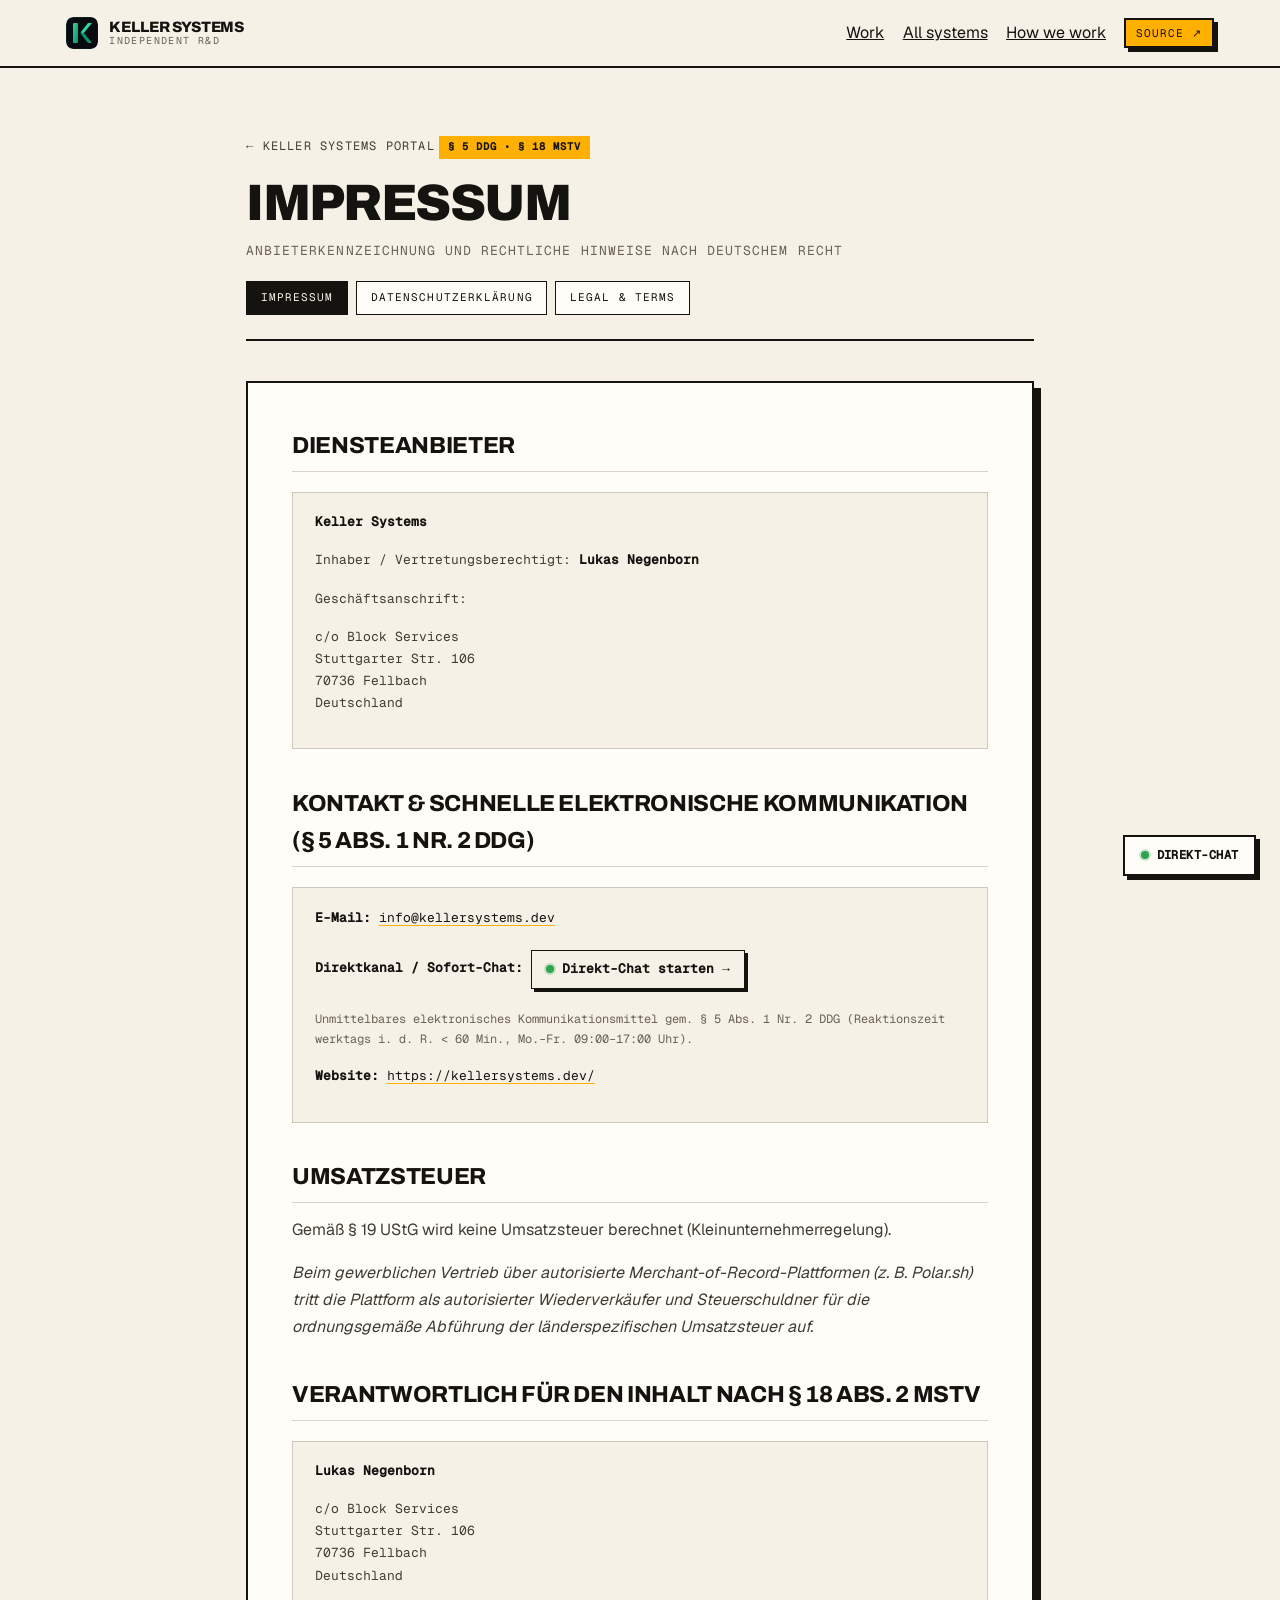
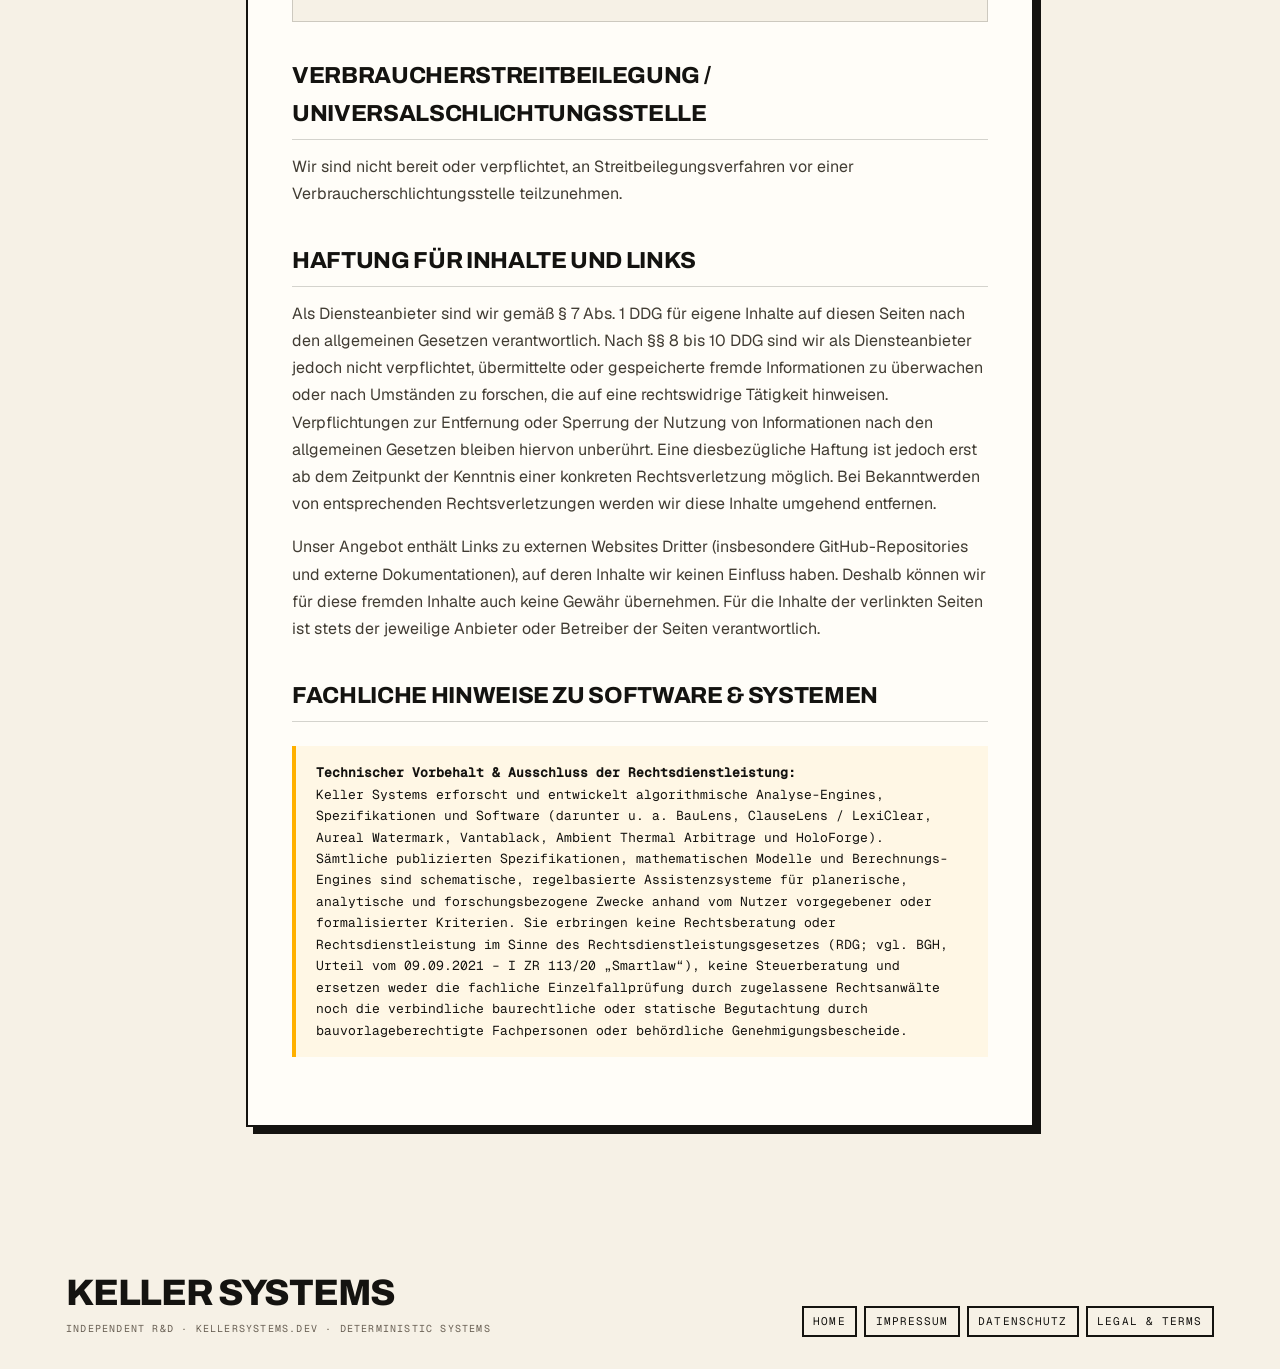
<file: impressum.html>
<!DOCTYPE html>
<html lang="de">
<head>
<meta charset="UTF-8">
<meta name="viewport" content="width=device-width, initial-scale=1.0">
<title>Impressum | Keller Systems</title>
<link rel="icon" href="/assets/icon.svg" type="image/svg+xml">
<meta name="theme-color" content="#f6f1e6">
<meta name="description" content="Impressum und Anbieterkennzeichnung nach § 5 DDG und § 18 Abs. 2 MStV für Keller Systems.">
<link rel="stylesheet" href="/assets/fonts/fonts.css">
<link rel="stylesheet" href="/style.css?v=8.1">
</head>
<body class="legal-layout">

<header class="top">
  <div class="wrap toprow">
    <a class="brand" href="/">
      <span class="brandmark" aria-hidden="true"></span>
      <span class="brandname">Keller Systems<em>Independent R&amp;D</em></span>
    </a>
    <nav class="nav" aria-label="Primary">
      <a href="/#work">Work</a>
      <a href="/#shelf">All systems</a>
      <a href="/#principles">How we work</a>
      <a class="btn btn-primary btn-sm" href="https://github.com/KELLERBABG" target="_blank" rel="noopener noreferrer">Source &#8599;</a>
    </nav>
  </div>
</header>

<main class="legal-main">
  <div class="legal-shell">

    <div class="legal-header">
      <a class="legal-back" href="/">&larr; Keller Systems Portal</a>
      <span class="legal-badge">&sect; 5 DDG &bull; &sect; 18 MStV</span>
      <h1 class="legal-title">Impressum</h1>
      <p class="legal-subtitle">Anbieterkennzeichnung und rechtliche Hinweise nach deutschem Recht</p>

      <nav class="legal-nav" aria-label="Rechtliche Navigation">
        <a href="/impressum/" class="is-active">Impressum</a>
        <a href="/privacy/">Datenschutzerklärung</a>
        <a href="/legal/">Legal &amp; Terms</a>
      </nav>
    </div>

    <article class="legal-card legal-prose">
      <h2>Diensteanbieter</h2>
      <div class="legal-data">
        <p><strong>Keller Systems</strong></p>
        <p>Inhaber / Vertretungsberechtigt: <strong>Lukas Negenborn</strong></p>
        <p>Geschäftsanschrift:</p>
        <p>c/o Block Services<br>
        Stuttgarter Str. 106<br>
        70736 Fellbach<br>
        Deutschland</p>
      </div>

      <h2>Kontakt &amp; Schnelle elektronische Kommunikation (&sect; 5 Abs. 1 Nr. 2 DDG)</h2>
      <div class="legal-data">
        <p><strong>E-Mail:</strong> <a href="mailto:info@kellersystems.dev">info@kellersystems.dev</a></p>
        <p><strong>Direktkanal / Sofort-Chat:</strong> <button type="button" class="legal-chat-btn" id="openChatBtn"><span class="chat-status-dot" aria-hidden="true"></span> Direkt-Chat starten &rarr;</button></p>
        <p style="margin-top:0.35rem; font-size:0.75rem; color:var(--muted);">Unmittelbares elektronisches Kommunikationsmittel gem. &sect;&nbsp;5 Abs.&nbsp;1 Nr.&nbsp;2 DDG (Reaktionszeit werktags i.&nbsp;d.&nbsp;R. &lt;&nbsp;60 Min., Mo.&ndash;Fr. 09:00&ndash;17:00 Uhr).</p>
        <p><strong>Website:</strong> <a href="https://kellersystems.dev/">https://kellersystems.dev/</a></p>
      </div>

      <h2>Umsatzsteuer</h2>
      <p>
        Gemäß &sect; 19 UStG wird keine Umsatzsteuer berechnet (Kleinunternehmerregelung).
      </p>
      <p>
        <em>Beim gewerblichen Vertrieb über autorisierte Merchant-of-Record-Plattformen (z.&nbsp;B. Polar.sh) tritt die Plattform als autorisierter Wiederverkäufer und Steuerschuldner für die ordnungsgemäße Abführung der länderspezifischen Umsatzsteuer auf.</em>
      </p>

      <h2>Verantwortlich für den Inhalt nach &sect; 18 Abs. 2 MStV</h2>
      <div class="legal-data">
        <p><strong>Lukas Negenborn</strong></p>
        <p>c/o Block Services<br>
        Stuttgarter Str. 106<br>
        70736 Fellbach<br>
        Deutschland</p>
      </div>

      <h2>Verbraucherstreitbeilegung / Universalschlichtungsstelle</h2>
      <p>
        Wir sind nicht bereit oder verpflichtet, an Streitbeilegungsverfahren vor einer Verbraucherschlichtungsstelle teilzunehmen.
      </p>

      <h2>Haftung für Inhalte und Links</h2>
      <p>
        Als Diensteanbieter sind wir gemäß &sect; 7 Abs. 1 DDG für eigene Inhalte auf diesen Seiten nach den allgemeinen Gesetzen verantwortlich. Nach &sect;&sect; 8 bis 10 DDG sind wir als Diensteanbieter jedoch nicht verpflichtet, übermittelte oder gespeicherte fremde Informationen zu überwachen oder nach Umständen zu forschen, die auf eine rechtswidrige Tätigkeit hinweisen. Verpflichtungen zur Entfernung oder Sperrung der Nutzung von Informationen nach den allgemeinen Gesetzen bleiben hiervon unberührt. Eine diesbezügliche Haftung ist jedoch erst ab dem Zeitpunkt der Kenntnis einer konkreten Rechtsverletzung möglich. Bei Bekanntwerden von entsprechenden Rechtsverletzungen werden wir diese Inhalte umgehend entfernen.
      </p>
      <p>
        Unser Angebot enthält Links zu externen Websites Dritter (insbesondere GitHub-Repositories und externe Dokumentationen), auf deren Inhalte wir keinen Einfluss haben. Deshalb können wir für diese fremden Inhalte auch keine Gewähr übernehmen. Für die Inhalte der verlinkten Seiten ist stets der jeweilige Anbieter oder Betreiber der Seiten verantwortlich.
      </p>

      <h2>Fachliche Hinweise zu Software &amp; Systemen</h2>
      <div class="legal-callout">
        <strong>Technischer Vorbehalt &amp; Ausschluss der Rechtsdienstleistung:</strong><br>
        Keller Systems erforscht und entwickelt algorithmische Analyse-Engines, Spezifikationen und Software (darunter u.&nbsp;a. BauLens, ClauseLens / LexiClear, Aureal Watermark, Vantablack, Ambient Thermal Arbitrage und HoloForge).<br>
        Sämtliche publizierten Spezifikationen, mathematischen Modelle und Berechnungs-Engines sind schematische, regelbasierte Assistenzsysteme für planerische, analytische und forschungsbezogene Zwecke anhand vom Nutzer vorgegebener oder formalisierter Kriterien. Sie erbringen keine Rechtsberatung oder Rechtsdienstleistung im Sinne des Rechtsdienstleistungsgesetzes (RDG; vgl. BGH, Urteil vom 09.09.2021 &ndash; I ZR 113/20 &bdquo;Smartlaw&ldquo;), keine Steuerberatung und ersetzen weder die fachliche Einzelfallprüfung durch zugelassene Rechtsanwälte noch die verbindliche baurechtliche oder statische Begutachtung durch bauvorlageberechtigte Fachpersonen oder behördliche Genehmigungsbescheide.
      </div>
    </article>

  </div>
</main>

<footer class="foot">
  <div class="wrap footrow">
    <div>
      <p class="footword">Keller Systems</p>
      <p class="footmeta">Independent R&amp;D &middot; kellersystems.dev &middot; Deterministic Systems</p>
    </div>
    <div class="footlinks">
      <a class="btn btn-quiet btn-sm" href="/">Home</a>
      <a class="btn btn-quiet btn-sm" href="/impressum/">Impressum</a>
      <a class="btn btn-quiet btn-sm" href="/privacy/">Datenschutz</a>
      <a class="btn btn-quiet btn-sm" href="/legal/">Legal &amp; Terms</a>
    </div>
  </div>
</footer>

<script src="/assets/chat.js" defer></script>
</body>
</html>
</file>
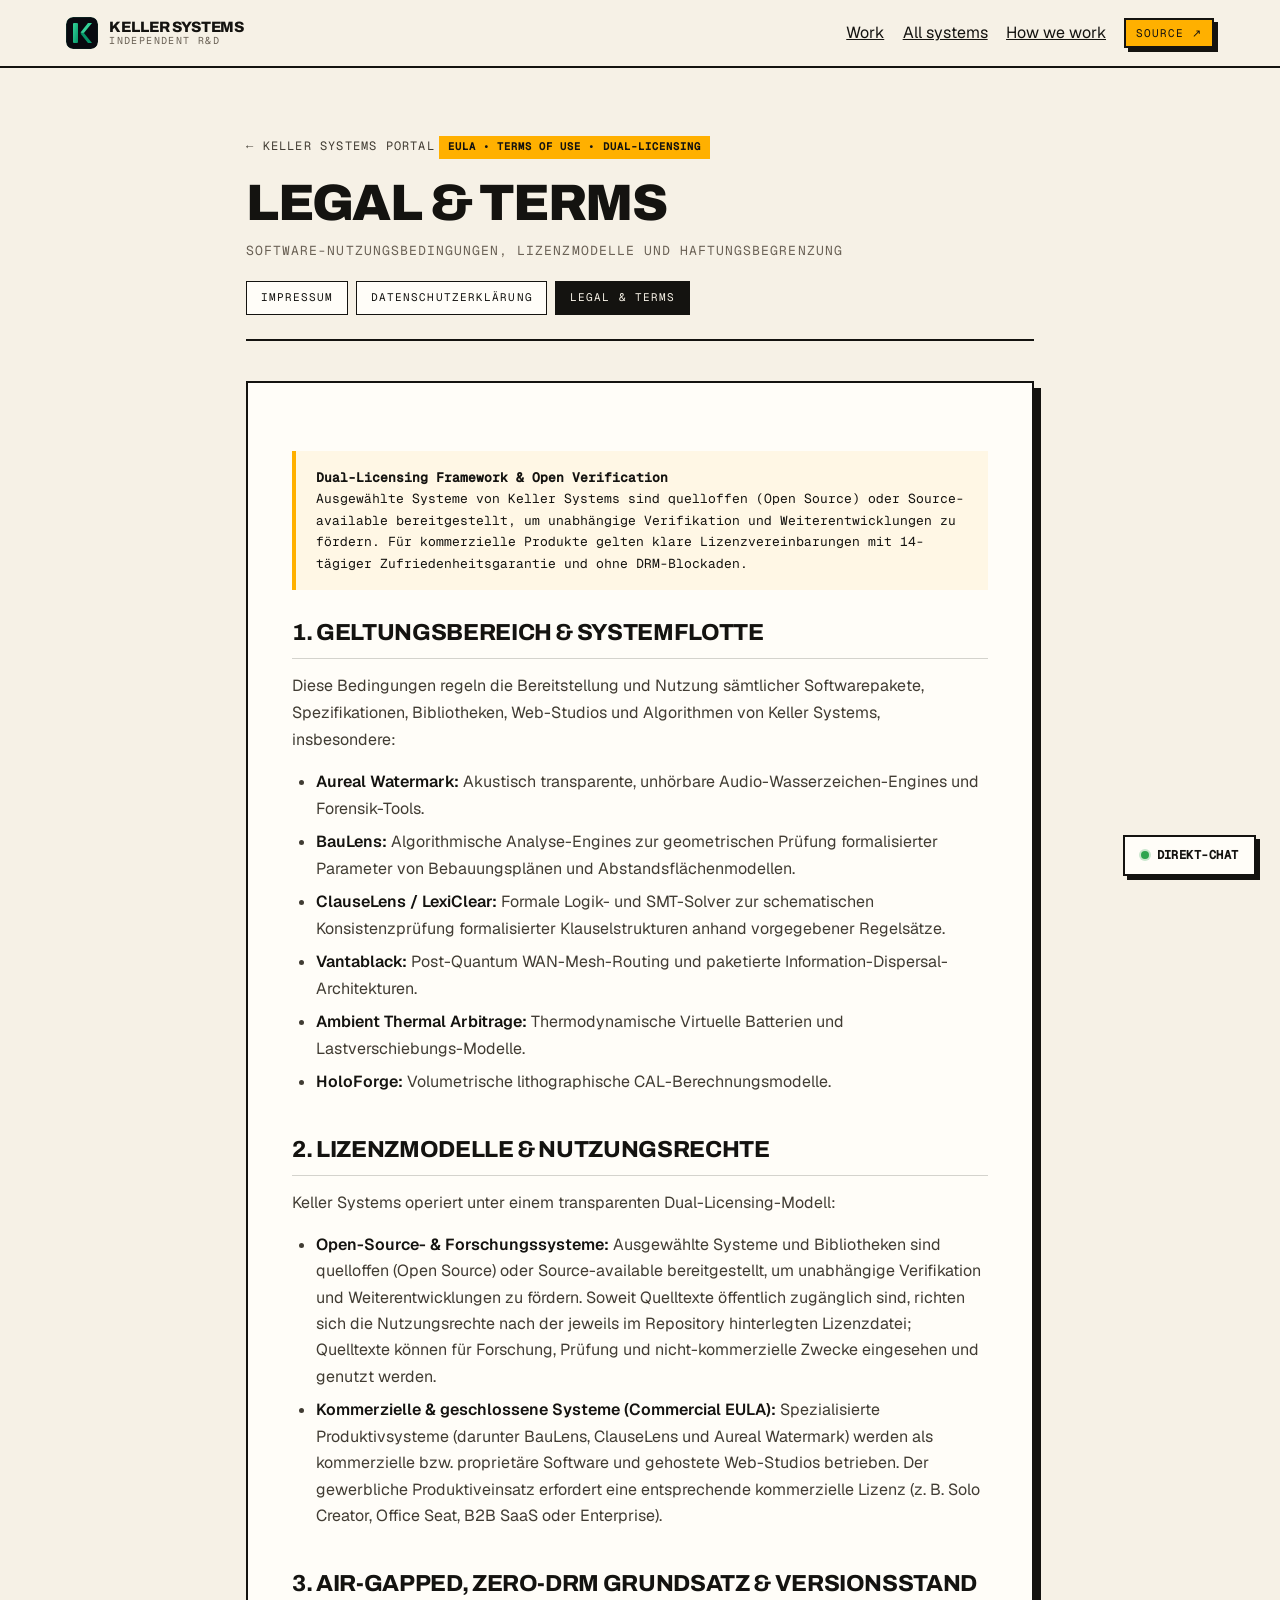
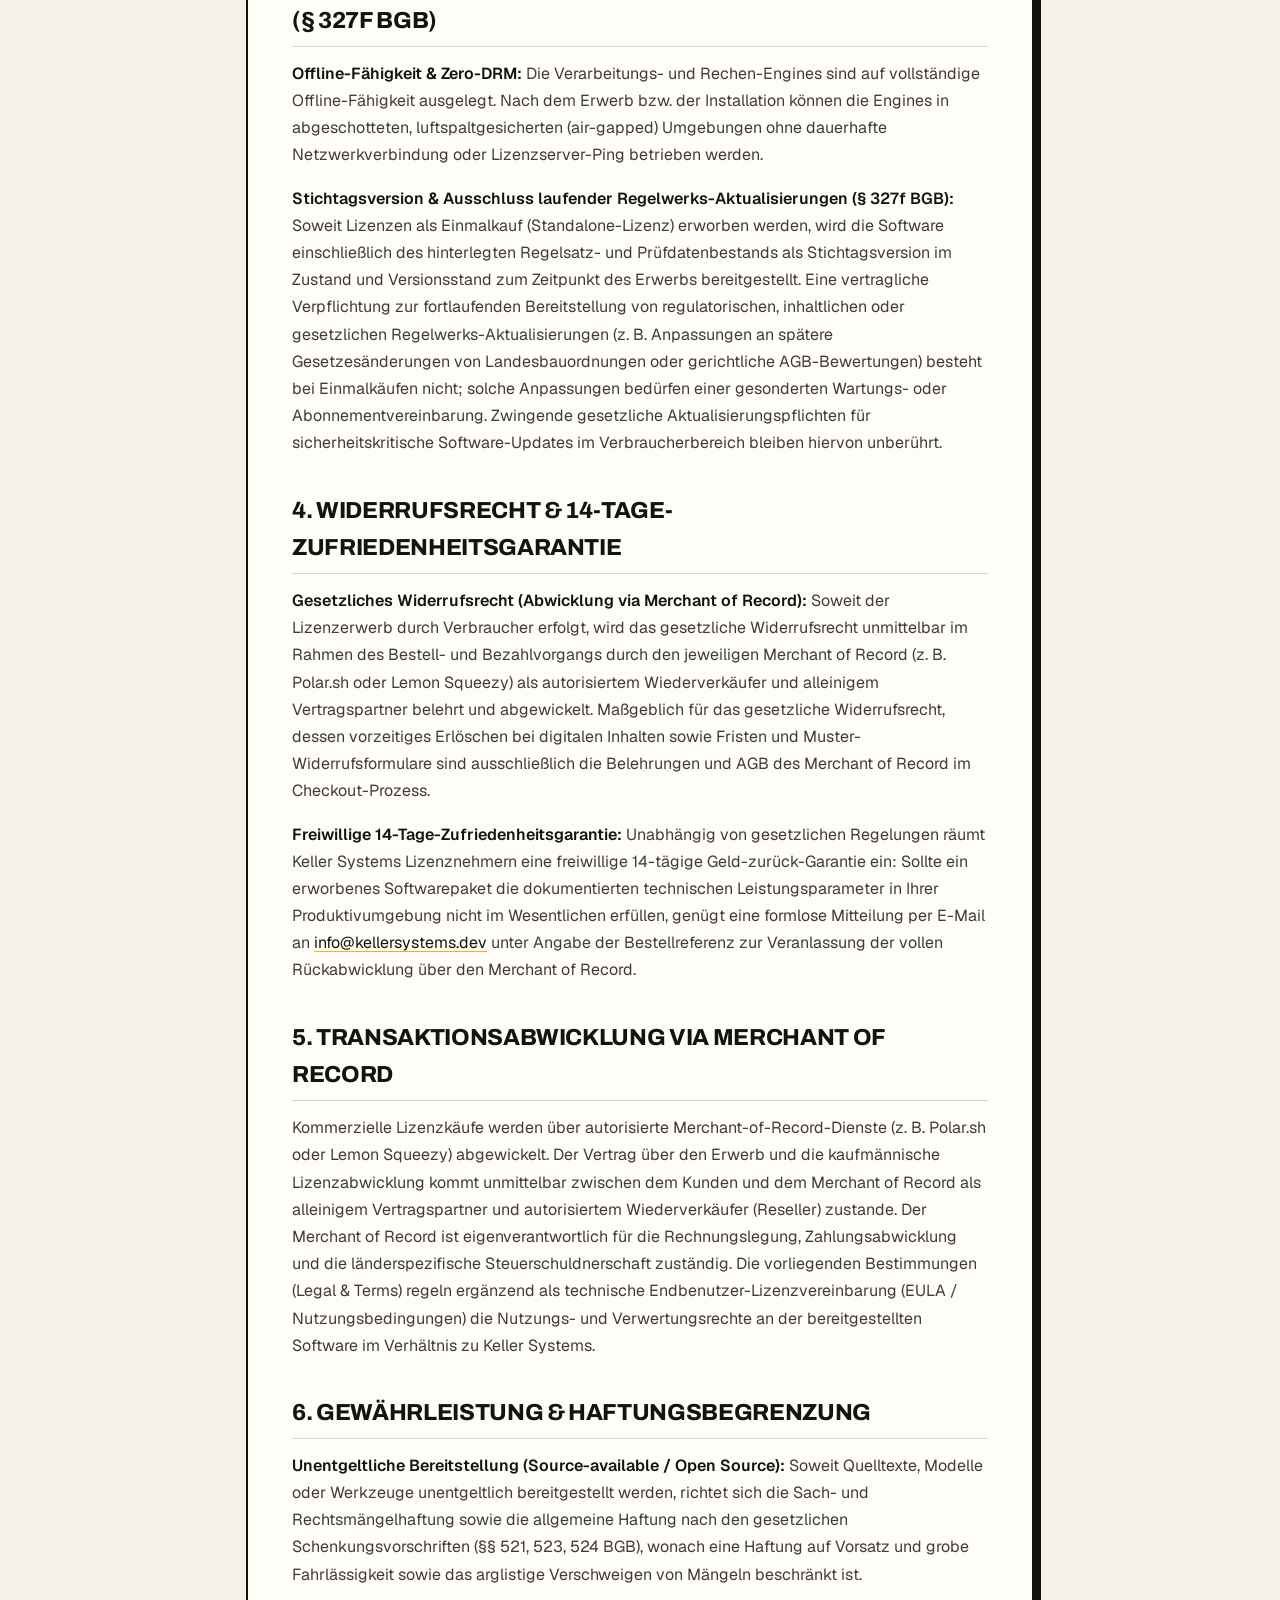
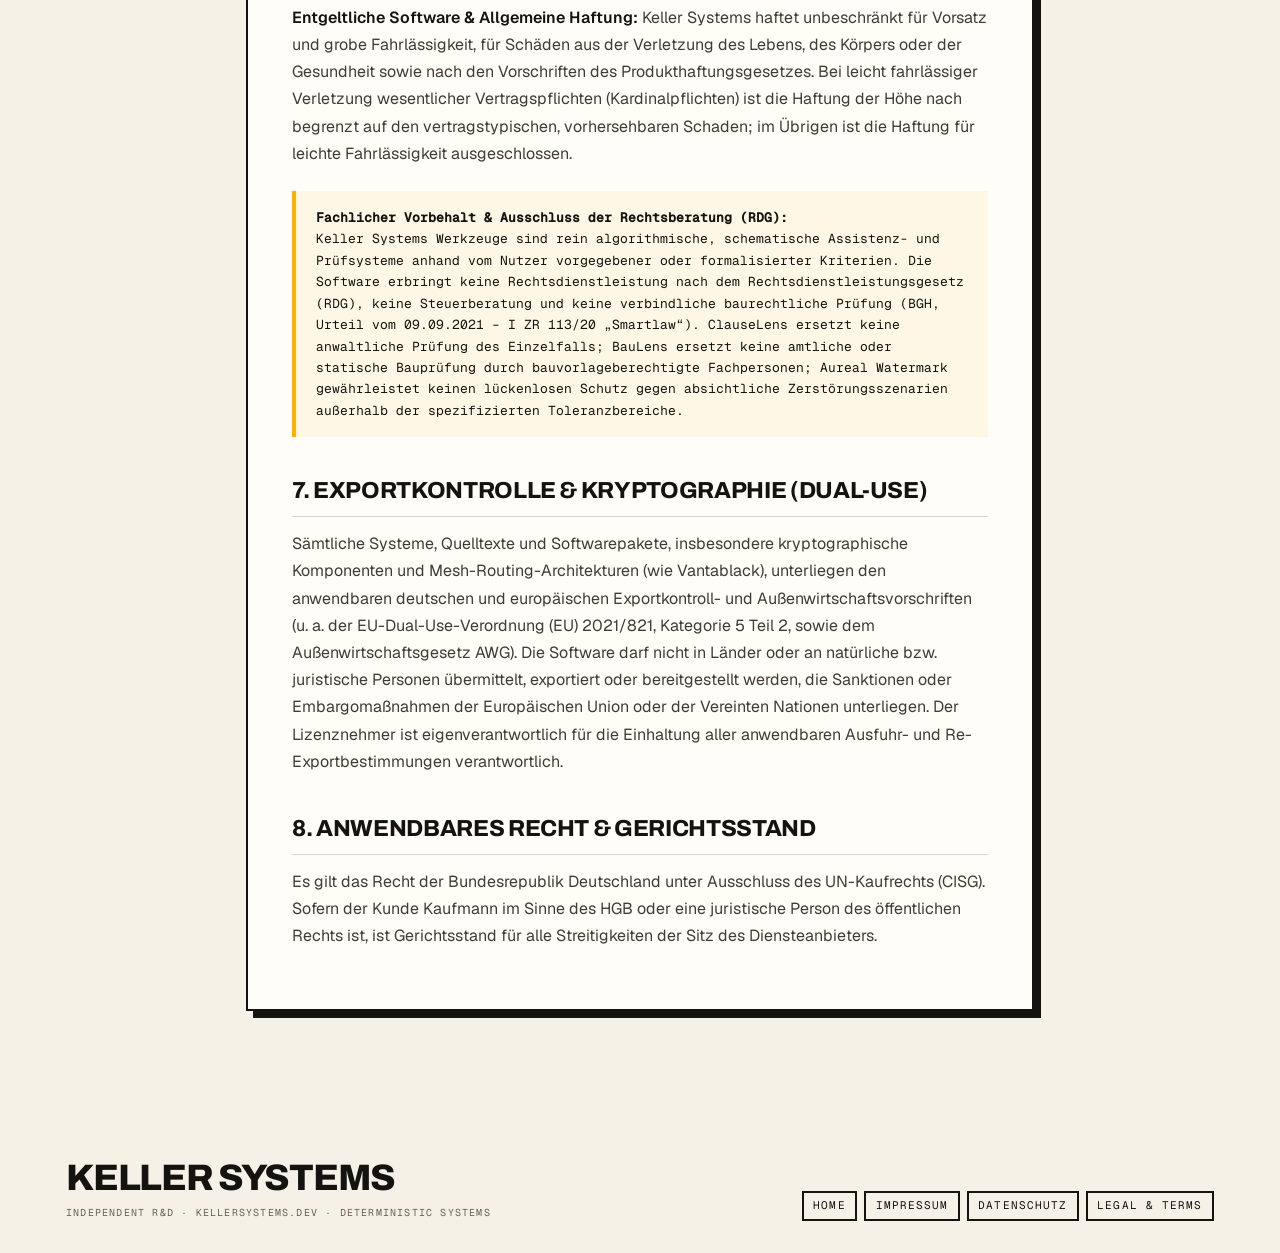
<file: legal.html>
<!DOCTYPE html>
<html lang="de">
<head>
<meta charset="UTF-8">
<meta name="viewport" content="width=device-width, initial-scale=1.0">
<title>Legal &amp; Terms | Keller Systems</title>
<link rel="icon" href="/assets/icon.svg" type="image/svg+xml">
<meta name="theme-color" content="#f6f1e6">
<meta name="description" content="Allgemeine Geschäftsbedingungen, Software-Nutzungsbedingungen und Dual-Licensing-Framework für Keller Systems.">
<link rel="stylesheet" href="/assets/fonts/fonts.css">
<link rel="stylesheet" href="/style.css?v=8.1">
</head>
<body class="legal-layout">

<header class="top">
  <div class="wrap toprow">
    <a class="brand" href="/">
      <span class="brandmark" aria-hidden="true"></span>
      <span class="brandname">Keller Systems<em>Independent R&amp;D</em></span>
    </a>
    <nav class="nav" aria-label="Primary">
      <a href="/#work">Work</a>
      <a href="/#shelf">All systems</a>
      <a href="/#principles">How we work</a>
      <a class="btn btn-primary btn-sm" href="https://github.com/KELLERBABG" target="_blank" rel="noopener noreferrer">Source &#8599;</a>
    </nav>
  </div>
</header>

<main class="legal-main">
  <div class="legal-shell">

    <div class="legal-header">
      <a class="legal-back" href="/">&larr; Keller Systems Portal</a>
      <span class="legal-badge">EULA &bull; Terms of Use &bull; Dual-Licensing</span>
      <h1 class="legal-title">Legal &amp; Terms</h1>
      <p class="legal-subtitle">Software-Nutzungsbedingungen, Lizenzmodelle und Haftungsbegrenzung</p>

      <nav class="legal-nav" aria-label="Rechtliche Navigation">
        <a href="/impressum/">Impressum</a>
        <a href="/privacy/">Datenschutzerklärung</a>
        <a href="/legal/" class="is-active">Legal &amp; Terms</a>
      </nav>
    </div>

    <article class="legal-card legal-prose">
      <div class="legal-callout">
        <strong>Dual-Licensing Framework &amp; Open Verification</strong><br>
        Ausgewählte Systeme von Keller Systems sind quelloffen (Open Source) oder Source-available bereitgestellt, um unabhängige Verifikation und Weiterentwicklungen zu fördern. Für kommerzielle Produkte gelten klare Lizenzvereinbarungen mit 14-tägiger Zufriedenheitsgarantie und ohne DRM-Blockaden.
      </div>

      <h2>1. Geltungsbereich &amp; Systemflotte</h2>
      <p>
        Diese Bedingungen regeln die Bereitstellung und Nutzung sämtlicher Softwarepakete, Spezifikationen, Bibliotheken, Web-Studios und Algorithmen von Keller Systems, insbesondere:
      </p>
      <ul>
        <li><strong>Aureal Watermark:</strong> Akustisch transparente, unhörbare Audio-Wasserzeichen-Engines und Forensik-Tools.</li>
        <li><strong>BauLens:</strong> Algorithmische Analyse-Engines zur geometrischen Prüfung formalisierter Parameter von Bebauungsplänen und Abstandsflächenmodellen.</li>
        <li><strong>ClauseLens / LexiClear:</strong> Formale Logik- und SMT-Solver zur schematischen Konsistenzprüfung formalisierter Klauselstrukturen anhand vorgegebener Regelsätze.</li>
        <li><strong>Vantablack:</strong> Post-Quantum WAN-Mesh-Routing und paketierte Information-Dispersal-Architekturen.</li>
        <li><strong>Ambient Thermal Arbitrage:</strong> Thermodynamische Virtuelle Batterien und Lastverschiebungs-Modelle.</li>
        <li><strong>HoloForge:</strong> Volumetrische lithographische CAL-Berechnungsmodelle.</li>
      </ul>

      <h2>2. Lizenzmodelle &amp; Nutzungsrechte</h2>
      <p>
        Keller Systems operiert unter einem transparenten Dual-Licensing-Modell:
      </p>
      <ul>
        <li><strong>Open-Source- &amp; Forschungssysteme:</strong> Ausgewählte Systeme und Bibliotheken sind quelloffen (Open Source) oder Source-available bereitgestellt, um unabhängige Verifikation und Weiterentwicklungen zu fördern. Soweit Quelltexte öffentlich zugänglich sind, richten sich die Nutzungsrechte nach der jeweils im Repository hinterlegten Lizenzdatei; Quelltexte können für Forschung, Prüfung und nicht-kommerzielle Zwecke eingesehen und genutzt werden.</li>
        <li><strong>Kommerzielle &amp; geschlossene Systeme (Commercial EULA):</strong> Spezialisierte Produktivsysteme (darunter BauLens, ClauseLens und Aureal Watermark) werden als kommerzielle bzw. proprietäre Software und gehostete Web-Studios betrieben. Der gewerbliche Produktiveinsatz erfordert eine entsprechende kommerzielle Lizenz (z.&nbsp;B. Solo Creator, Office Seat, B2B SaaS oder Enterprise).</li>
      </ul>

      <h2>3. Air-Gapped, Zero-DRM Grundsatz &amp; Versionsstand (&sect; 327f BGB)</h2>
      <p>
        <strong>Offline-Fähigkeit &amp; Zero-DRM:</strong> Die Verarbeitungs- und Rechen-Engines sind auf vollständige Offline-Fähigkeit ausgelegt. Nach dem Erwerb bzw. der Installation können die Engines in abgeschotteten, luftspaltgesicherten (air-gapped) Umgebungen ohne dauerhafte Netzwerkverbindung oder Lizenzserver-Ping betrieben werden.
      </p>
      <p>
        <strong>Stichtagsversion &amp; Ausschluss laufender Regelwerks-Aktualisierungen (&sect; 327f BGB):</strong> Soweit Lizenzen als Einmalkauf (Standalone-Lizenz) erworben werden, wird die Software einschließlich des hinterlegten Regelsatz- und Prüfdatenbestands als Stichtagsversion im Zustand und Versionsstand zum Zeitpunkt des Erwerbs bereitgestellt. Eine vertragliche Verpflichtung zur fortlaufenden Bereitstellung von regulatorischen, inhaltlichen oder gesetzlichen Regelwerks-Aktualisierungen (z.&nbsp;B. Anpassungen an spätere Gesetzesänderungen von Landesbauordnungen oder gerichtliche AGB-Bewertungen) besteht bei Einmalkäufen nicht; solche Anpassungen bedürfen einer gesonderten Wartungs- oder Abonnementvereinbarung. Zwingende gesetzliche Aktualisierungspflichten für sicherheitskritische Software-Updates im Verbraucherbereich bleiben hiervon unberührt.
      </p>

      <h2>4. Widerrufsrecht &amp; 14-Tage-Zufriedenheitsgarantie</h2>
      <p>
        <strong>Gesetzliches Widerrufsrecht (Abwicklung via Merchant of Record):</strong> Soweit der Lizenzerwerb durch Verbraucher erfolgt, wird das gesetzliche Widerrufsrecht unmittelbar im Rahmen des Bestell- und Bezahlvorgangs durch den jeweiligen Merchant of Record (z.&nbsp;B. Polar.sh oder Lemon Squeezy) als autorisiertem Wiederverkäufer und alleinigem Vertragspartner belehrt und abgewickelt. Maßgeblich für das gesetzliche Widerrufsrecht, dessen vorzeitiges Erlöschen bei digitalen Inhalten sowie Fristen und Muster-Widerrufsformulare sind ausschließlich die Belehrungen und AGB des Merchant of Record im Checkout-Prozess.
      </p>
      <p>
        <strong>Freiwillige 14-Tage-Zufriedenheitsgarantie:</strong> Unabhängig von gesetzlichen Regelungen räumt Keller Systems Lizenznehmern eine freiwillige 14-tägige Geld-zurück-Garantie ein: Sollte ein erworbenes Softwarepaket die dokumentierten technischen Leistungsparameter in Ihrer Produktivumgebung nicht im Wesentlichen erfüllen, genügt eine formlose Mitteilung per E-Mail an <a href="mailto:info@kellersystems.dev">info@kellersystems.dev</a> unter Angabe der Bestellreferenz zur Veranlassung der vollen Rückabwicklung über den Merchant of Record.
      </p>

      <h2>5. Transaktionsabwicklung via Merchant of Record</h2>
      <p>
        Kommerzielle Lizenzkäufe werden über autorisierte Merchant-of-Record-Dienste (z.&nbsp;B. Polar.sh oder Lemon Squeezy) abgewickelt. Der Vertrag über den Erwerb und die kaufmännische Lizenzabwicklung kommt unmittelbar zwischen dem Kunden und dem Merchant of Record als alleinigem Vertragspartner und autorisiertem Wiederverkäufer (Reseller) zustande. Der Merchant of Record ist eigenverantwortlich für die Rechnungslegung, Zahlungsabwicklung und die länderspezifische Steuerschuldnerschaft zuständig. Die vorliegenden Bestimmungen (Legal &amp; Terms) regeln ergänzend als technische Endbenutzer-Lizenzvereinbarung (EULA / Nutzungsbedingungen) die Nutzungs- und Verwertungsrechte an der bereitgestellten Software im Verhältnis zu Keller Systems.
      </p>

      <h2>6. Gewährleistung &amp; Haftungsbegrenzung</h2>
      <p>
        <strong>Unentgeltliche Bereitstellung (Source-available / Open Source):</strong> Soweit Quelltexte, Modelle oder Werkzeuge unentgeltlich bereitgestellt werden, richtet sich die Sach- und Rechtsmängelhaftung sowie die allgemeine Haftung nach den gesetzlichen Schenkungsvorschriften (&sect;&sect; 521, 523, 524 BGB), wonach eine Haftung auf Vorsatz und grobe Fahrlässigkeit sowie das arglistige Verschweigen von Mängeln beschränkt ist.
      </p>
      <p>
        <strong>Entgeltliche Software &amp; Allgemeine Haftung:</strong> Keller Systems haftet unbeschränkt für Vorsatz und grobe Fahrlässigkeit, für Schäden aus der Verletzung des Lebens, des Körpers oder der Gesundheit sowie nach den Vorschriften des Produkthaftungsgesetzes. Bei leicht fahrlässiger Verletzung wesentlicher Vertragspflichten (Kardinalpflichten) ist die Haftung der Höhe nach begrenzt auf den vertragstypischen, vorhersehbaren Schaden; im Übrigen ist die Haftung für leichte Fahrlässigkeit ausgeschlossen.
      </p>
      <div class="legal-callout">
        <strong>Fachlicher Vorbehalt &amp; Ausschluss der Rechtsberatung (RDG):</strong><br>
        Keller Systems Werkzeuge sind rein algorithmische, schematische Assistenz- und Prüfsysteme anhand vom Nutzer vorgegebener oder formalisierter Kriterien. Die Software erbringt keine Rechtsdienstleistung nach dem Rechtsdienstleistungsgesetz (RDG), keine Steuerberatung und keine verbindliche baurechtliche Prüfung (BGH, Urteil vom 09.09.2021 &ndash; I ZR 113/20 &bdquo;Smartlaw&ldquo;). ClauseLens ersetzt keine anwaltliche Prüfung des Einzelfalls; BauLens ersetzt keine amtliche oder statische Bauprüfung durch bauvorlageberechtigte Fachpersonen; Aureal Watermark gewährleistet keinen lückenlosen Schutz gegen absichtliche Zerstörungsszenarien außerhalb der spezifizierten Toleranzbereiche.
      </div>

      <h2>7. Exportkontrolle &amp; Kryptographie (Dual-Use)</h2>
      <p>
        Sämtliche Systeme, Quelltexte und Softwarepakete, insbesondere kryptographische Komponenten und Mesh-Routing-Architekturen (wie Vantablack), unterliegen den anwendbaren deutschen und europäischen Exportkontroll- und Außenwirtschaftsvorschriften (u.&nbsp;a. der EU-Dual-Use-Verordnung (EU) 2021/821, Kategorie 5 Teil 2, sowie dem Außenwirtschaftsgesetz AWG). Die Software darf nicht in Länder oder an natürliche bzw. juristische Personen übermittelt, exportiert oder bereitgestellt werden, die Sanktionen oder Embargomaßnahmen der Europäischen Union oder der Vereinten Nationen unterliegen. Der Lizenznehmer ist eigenverantwortlich für die Einhaltung aller anwendbaren Ausfuhr- und Re-Exportbestimmungen verantwortlich.
      </p>

      <h2>8. Anwendbares Recht &amp; Gerichtsstand</h2>
      <p>
        Es gilt das Recht der Bundesrepublik Deutschland unter Ausschluss des UN-Kaufrechts (CISG). Sofern der Kunde Kaufmann im Sinne des HGB oder eine juristische Person des öffentlichen Rechts ist, ist Gerichtsstand für alle Streitigkeiten der Sitz des Diensteanbieters.
      </p>
    </article>

  </div>
</main>

<footer class="foot">
  <div class="wrap footrow">
    <div>
      <p class="footword">Keller Systems</p>
      <p class="footmeta">Independent R&amp;D &middot; kellersystems.dev &middot; Deterministic Systems</p>
    </div>
    <div class="footlinks">
      <a class="btn btn-quiet btn-sm" href="/">Home</a>
      <a class="btn btn-quiet btn-sm" href="/impressum/">Impressum</a>
      <a class="btn btn-quiet btn-sm" href="/privacy/">Datenschutz</a>
      <a class="btn btn-quiet btn-sm" href="/legal/">Legal &amp; Terms</a>
    </div>
  </div>
</footer>

<script src="/assets/chat.js" defer></script>
</body>
</html>
</file>
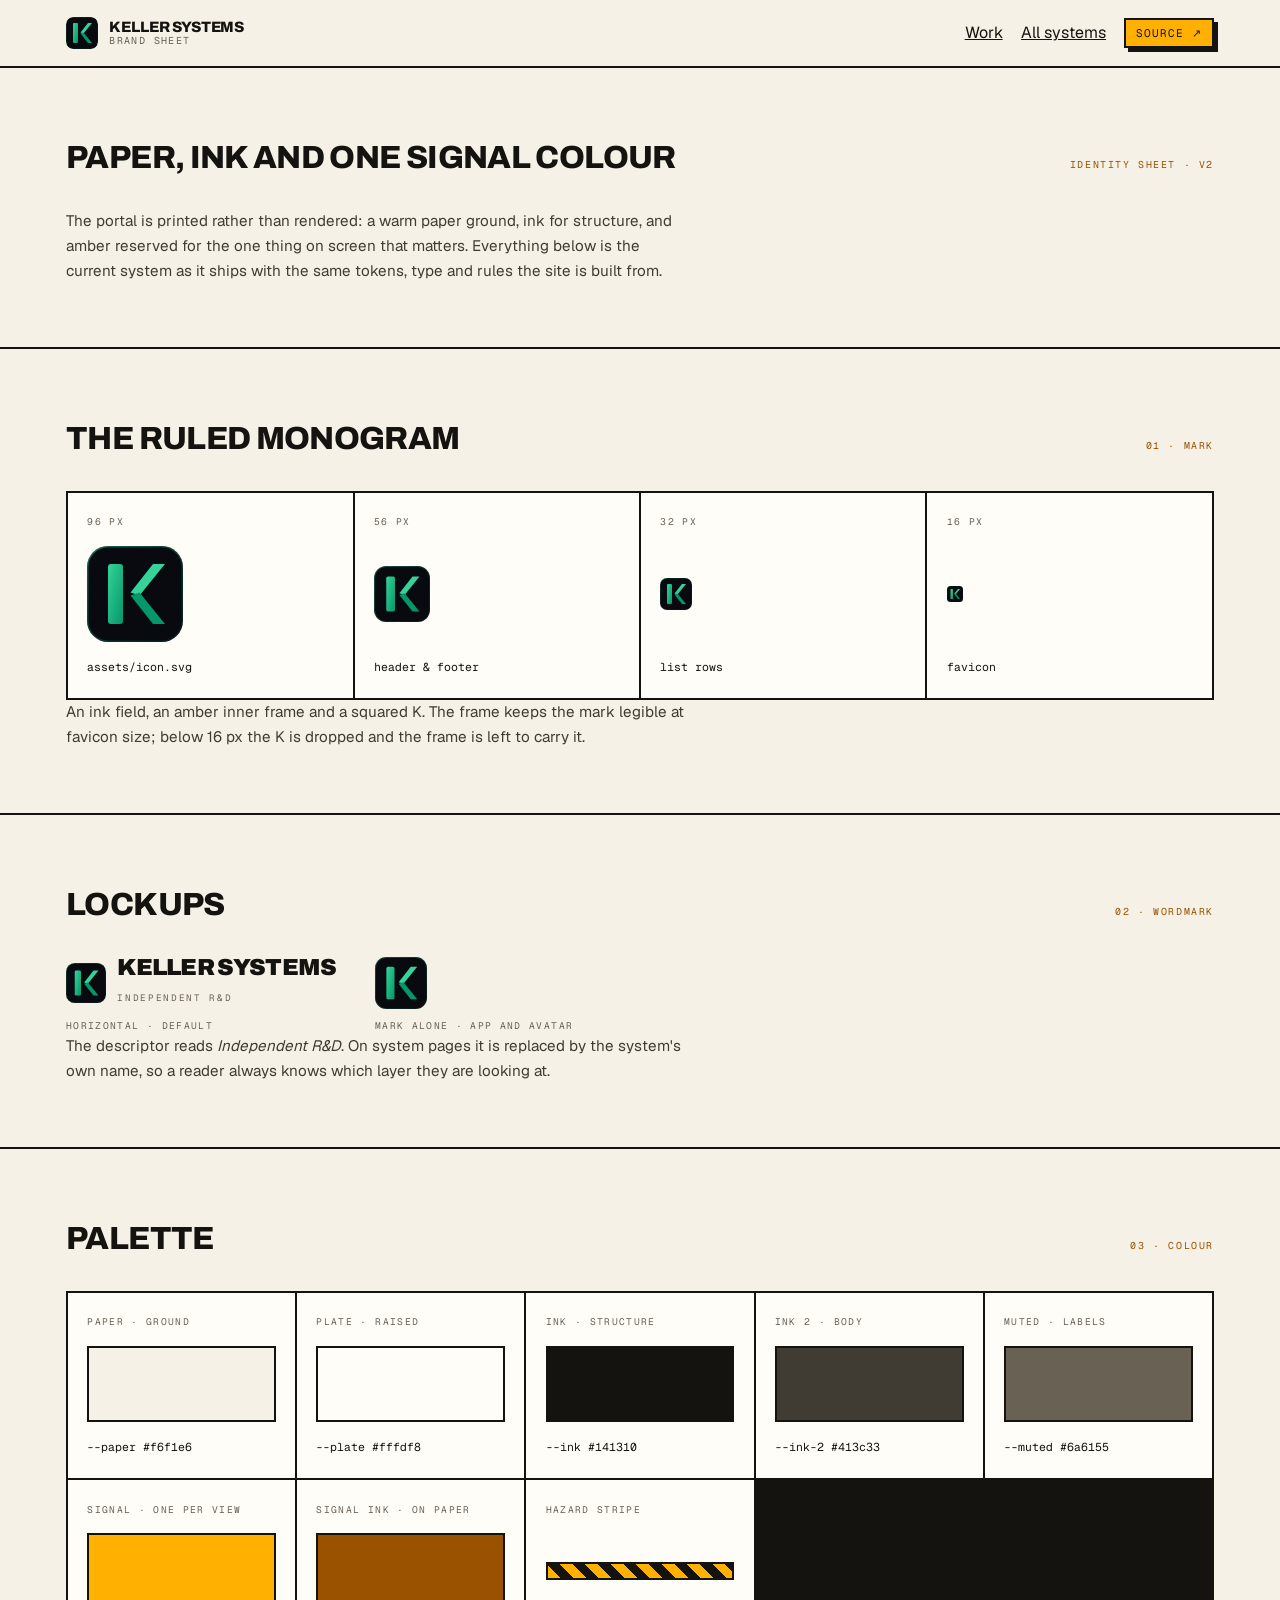
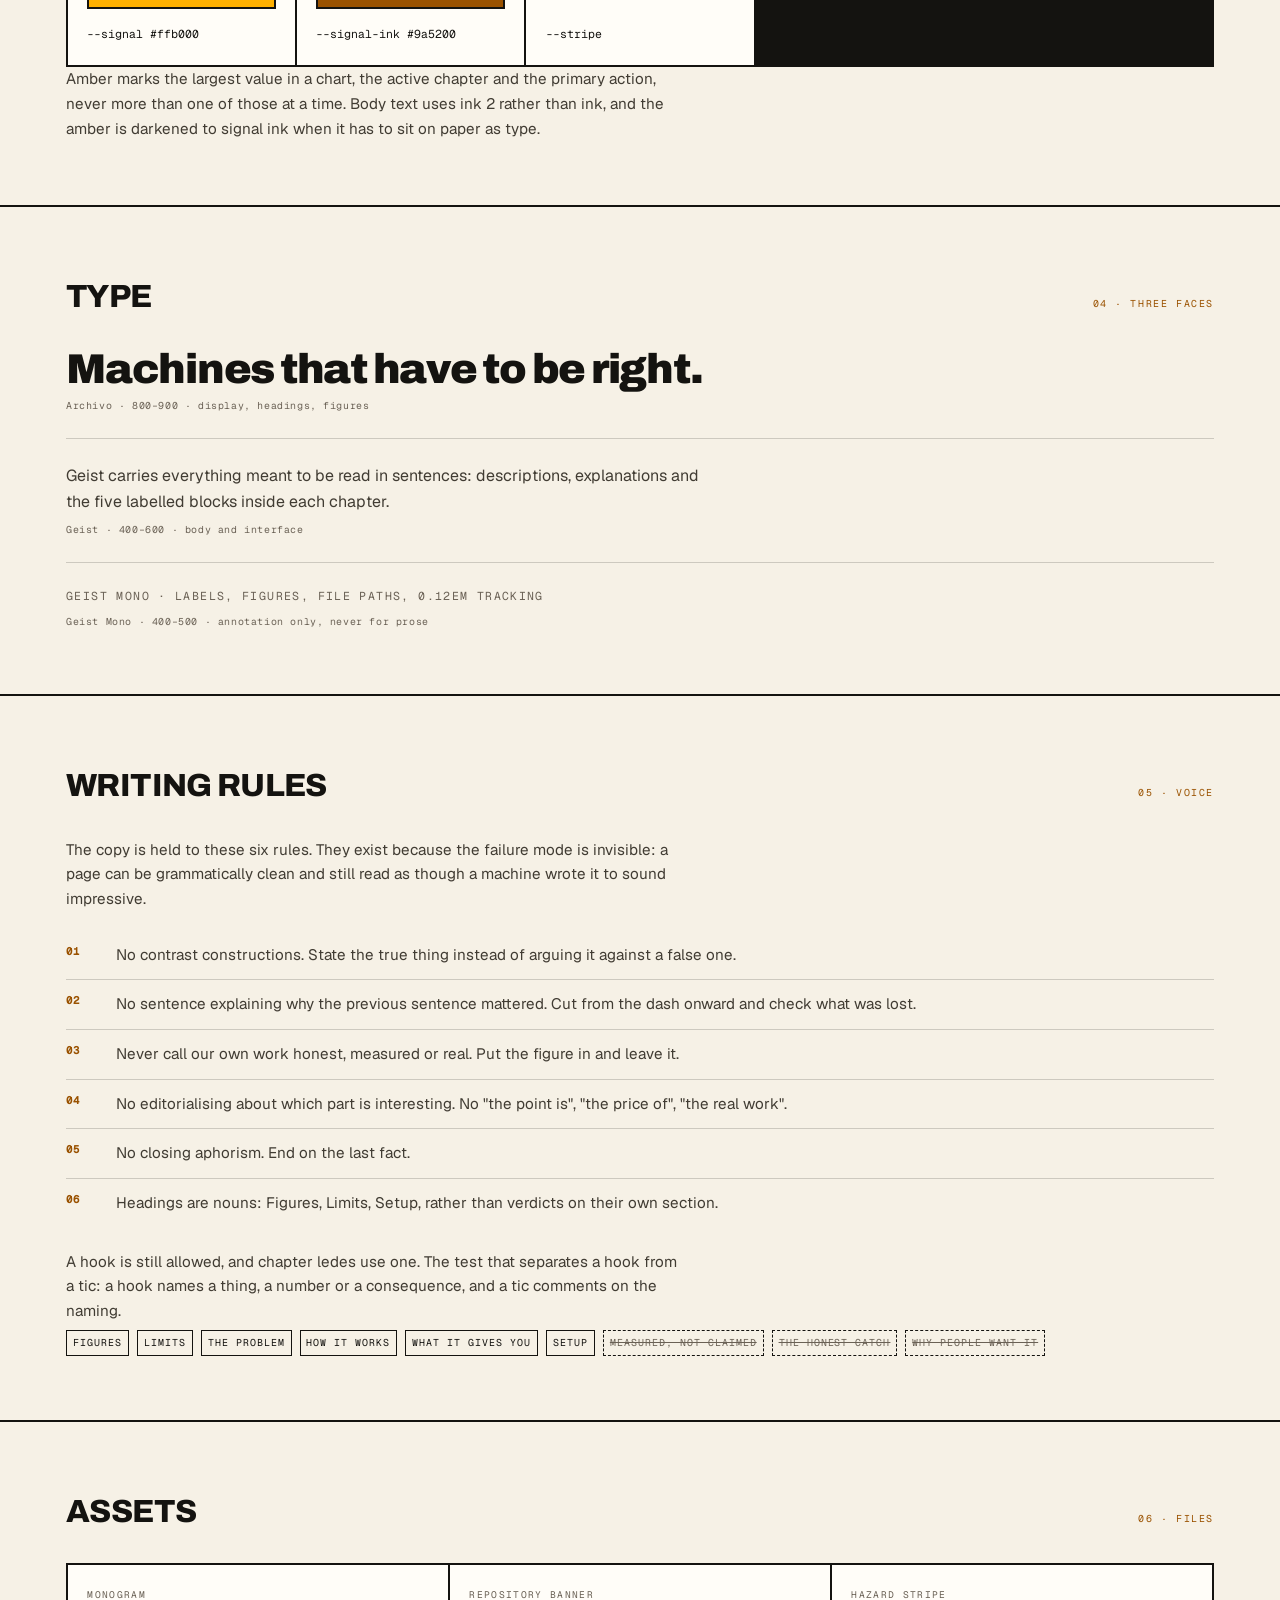
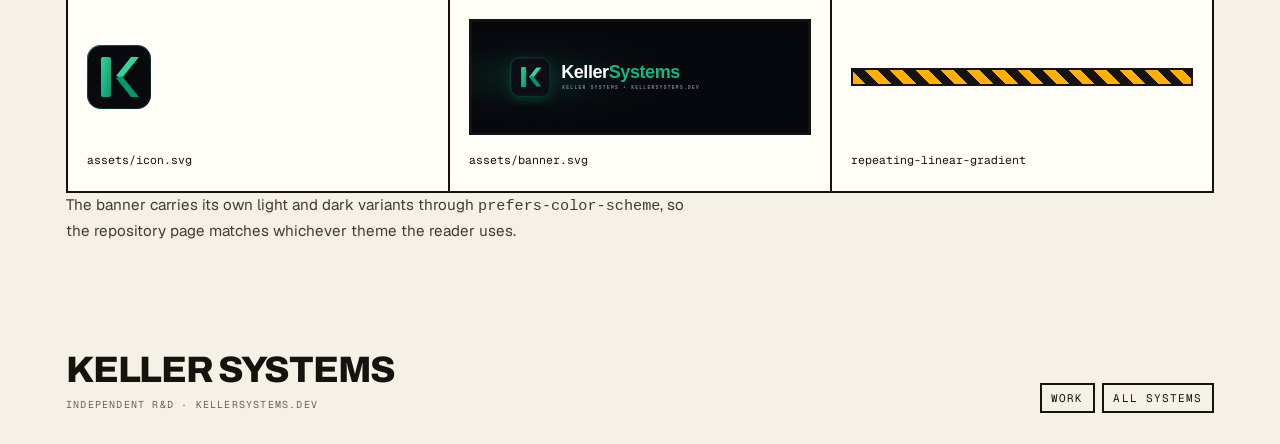
<file: logos.html>
<!DOCTYPE html>
<html lang="en">
<head>
  <meta charset="UTF-8">
  <meta name="viewport" content="width=device-width, initial-scale=1.0">
  <title>Keller Systems | Brand Sheet</title>
  <meta name="description" content="The Keller Systems identity: the ruled monogram, the palette, the type system and the writing rules.">
  <meta name="theme-color" content="#f6f1e6">
  <link rel="icon" href="assets/icon.svg" type="image/svg+xml">
  <link rel="stylesheet" href="/assets/fonts/fonts.css">
  <link rel="stylesheet" href="style.css">
  <style>
    /* Page-local furniture for the brand sheet */
    .bs-sheet { padding-block: clamp(40px, 5vw, 76px); }
    .bs-sheet + .bs-sheet { border-top: 2px solid var(--ink); }
    .bs-sheet-head { display: flex; justify-content: space-between; align-items: baseline; gap: 16px; flex-wrap: wrap; margin-bottom: 1.6rem; }
    .bs-sheet-head h2 { font-family: var(--font-display); font-weight: 800; font-size: clamp(1.3rem, 2.6vw, 2rem); letter-spacing: -0.02em; text-transform: uppercase; margin: 0; }
    .bs-sheet-head .bs-kick { font-family: var(--font-mono); font-size: 0.62rem; letter-spacing: 0.16em; text-transform: uppercase; color: var(--signal-ink); }
    .bs-sheet-grid { display: grid; gap: 2px; background: var(--ink); border: 2px solid var(--ink); grid-template-columns: repeat(auto-fit, minmax(200px, 1fr)); }
    .bs-cell { background: var(--plate); padding: 1.35rem 1.2rem; min-height: 150px; display: flex; flex-direction: column; justify-content: space-between; gap: 1rem; }
    .bs-cell .bs-name { font-family: var(--font-mono); font-size: 0.6rem; letter-spacing: 0.14em; text-transform: uppercase; color: var(--muted); }
    .bs-cell code, .bs-spec code { font-family: var(--font-mono); font-size: 0.72rem; }
    .bs-markrow { display: flex; flex-wrap: wrap; align-items: flex-end; gap: clamp(18px, 3vw, 40px); }
    .bs-markrow figure { margin: 0; display: flex; flex-direction: column; gap: 0.6rem; align-items: flex-start; }
    .bs-markrow figcaption { font-family: var(--font-mono); font-size: 0.6rem; letter-spacing: 0.14em; text-transform: uppercase; color: var(--muted); }
    .bs-lockup { display: flex; align-items: center; gap: 0.7rem; }
    .bs-lockup .bs-word { font-family: var(--font-display); font-weight: 900; font-size: 1.45rem; line-height: 0.92; letter-spacing: -0.03em; text-transform: uppercase; }
    .bs-lockup .bs-sub { font-family: var(--font-mono); font-size: 0.58rem; letter-spacing: 0.18em; text-transform: uppercase; color: var(--muted); }
    .bs-swatch { height: 76px; border: 2px solid var(--ink); }
    .bs-stripe-demo { height: 18px; background: var(--stripe); border: 2px solid var(--ink); }
    .bs-spec + .bs-spec { margin-top: 1.5rem; padding-top: 1.5rem; border-top: 1px solid var(--hair); }
    .bs-spec .bs-lead-type { font-family: var(--font-display); font-weight: 900; font-size: clamp(1.6rem, 4vw, 2.6rem); letter-spacing: -0.03em; line-height: 1; margin: 0 0 0.5rem; }
    .bs-spec .bs-ui-type { font-family: var(--font-sans); font-size: 1rem; line-height: 1.6; color: var(--ink-2); margin: 0 0 0.5rem; max-width: 60ch; }
    .bs-spec .bs-mono-type { font-family: var(--font-mono); font-size: 0.72rem; letter-spacing: 0.12em; text-transform: uppercase; color: var(--muted); margin: 0; }
    .bs-spec .bs-use { font-family: var(--font-mono); font-size: 0.62rem; letter-spacing: 0.06em; color: var(--muted); margin: 0.5rem 0 0; }
    .bs-rules { list-style: none; margin: 0; padding: 0; display: grid; gap: 0; }
    .bs-rules li { display: grid; grid-template-columns: 2.2rem 1fr; gap: 0.9rem; padding: 0.75rem 0; border-top: 1px solid var(--hair); font-size: 0.95rem; color: var(--ink-2); }
    .bs-rules li:first-child { border-top: 0; }
    .bs-rules b { font-family: var(--font-mono); font-size: 0.66rem; letter-spacing: 0.1em; color: var(--signal-ink); }
    .bs-vocab { display: flex; flex-wrap: wrap; gap: 0.5rem; margin-top: 0.4rem; }
    .bs-vocab span { font-family: var(--font-mono); font-size: 0.62rem; letter-spacing: 0.1em; text-transform: uppercase; border: 1px solid var(--ink); padding: 0.4em 0.6em; }
    .bs-vocab span.no { border-style: dashed; color: var(--muted); text-decoration: line-through; }
    .bs-sheet-note { font-size: 0.95rem; color: var(--ink-2); max-width: 62ch; }
  </style>
</head>
<body>

  <header class="top">
    <div class="wrap toprow">
      <a class="brand" href="index.html">
        <span class="brandmark" aria-hidden="true"></span>
        <span class="brandname">Keller Systems<em>Brand sheet</em></span>
      </a>
      <nav class="nav" aria-label="Primary">
        <a href="index.html#work">Work</a>
        <a href="index.html#shelf">All systems</a>
        <a class="btn btn-primary btn-sm" href="https://github.com/KELLERBABG" target="_blank" rel="noopener noreferrer">Source &#8599;</a>
      </nav>
    </div>
  </header>

  <main id="main">

    <section class="bs-sheet">
      <div class="wrap">
        <div class="bs-sheet-head">
          <h2>Paper, ink and one signal colour</h2>
          <span class="bs-kick">Identity sheet &middot; v2</span>
        </div>
        <p class="bs-sheet-note">
          The portal is printed rather than rendered: a warm paper ground, ink for structure, and amber
          reserved for the one thing on screen that matters. Everything below is the current system as it
          ships with the same tokens, type and rules the site is built from.
        </p>
      </div>
    </section>

    <section class="bs-sheet">
      <div class="wrap">
        <div class="bs-sheet-head">
          <h2>The ruled monogram</h2>
          <span class="bs-kick">01 &middot; Mark</span>
        </div>
        <div class="bs-sheet-grid">
          <div class="bs-cell">
            <span class="bs-name">96 px</span>
            <img src="assets/icon.svg" width="96" height="96" alt="Keller Systems monogram">
            <code>assets/icon.svg</code>
          </div>
          <div class="bs-cell">
            <span class="bs-name">56 px</span>
            <img src="assets/icon.svg" width="56" height="56" alt="">
            <code>header &amp; footer</code>
          </div>
          <div class="bs-cell">
            <span class="bs-name">32 px</span>
            <img src="assets/icon.svg" width="32" height="32" alt="">
            <code>list rows</code>
          </div>
          <div class="bs-cell">
            <span class="bs-name">16 px</span>
            <img src="assets/icon.svg" width="16" height="16" alt="">
            <code>favicon</code>
          </div>
        </div>
        <p class="bs-sheet-note">
          An ink field, an amber inner frame and a squared K. The frame keeps the mark legible at favicon
          size; below 16&nbsp;px the K is dropped and the frame is left to carry it.
        </p>
      </div>
    </section>

    <section class="bs-sheet">
      <div class="wrap">
        <div class="bs-sheet-head">
          <h2>Lockups</h2>
          <span class="bs-kick">02 &middot; Wordmark</span>
        </div>
        <div class="bs-markrow">
          <figure>
            <span class="bs-lockup">
              <img src="assets/icon.svg" width="40" height="40" alt="">
              <span>
                <span class="bs-word">Keller Systems</span><br>
                <span class="bs-sub">Independent R&amp;D</span>
              </span>
            </span>
            <figcaption>Horizontal &middot; default</figcaption>
          </figure>
          <figure>
            <img src="assets/icon.svg" width="52" height="52" alt="">
            <figcaption>Mark alone &middot; app and avatar</figcaption>
          </figure>
        </div>
        <p class="bs-sheet-note">
          The descriptor reads <em>Independent R&amp;D</em>. On system pages it is replaced by the system's own
          name, so a reader always knows which layer they are looking at.
        </p>
      </div>
    </section>

    <section class="bs-sheet">
      <div class="wrap">
        <div class="bs-sheet-head">
          <h2>Palette</h2>
          <span class="bs-kick">03 &middot; Colour</span>
        </div>
        <div class="bs-sheet-grid">
          <div class="bs-cell">
            <span class="bs-name">Paper &middot; ground</span>
            <div class="bs-swatch" style="background:#f6f1e6"></div>
            <code>--paper #f6f1e6</code>
          </div>
          <div class="bs-cell">
            <span class="bs-name">Plate &middot; raised</span>
            <div class="bs-swatch" style="background:#fffdf8"></div>
            <code>--plate #fffdf8</code>
          </div>
          <div class="bs-cell">
            <span class="bs-name">Ink &middot; structure</span>
            <div class="bs-swatch" style="background:#141310"></div>
            <code>--ink #141310</code>
          </div>
          <div class="bs-cell">
            <span class="bs-name">Ink 2 &middot; body</span>
            <div class="bs-swatch" style="background:#413c33"></div>
            <code>--ink-2 #413c33</code>
          </div>
          <div class="bs-cell">
            <span class="bs-name">Muted &middot; labels</span>
            <div class="bs-swatch" style="background:#6a6155"></div>
            <code>--muted #6a6155</code>
          </div>
          <div class="bs-cell">
            <span class="bs-name">Signal &middot; one per view</span>
            <div class="bs-swatch" style="background:#ffb000"></div>
            <code>--signal #ffb000</code>
          </div>
          <div class="bs-cell">
            <span class="bs-name">Signal ink &middot; on paper</span>
            <div class="bs-swatch" style="background:#9a5200"></div>
            <code>--signal-ink #9a5200</code>
          </div>
          <div class="bs-cell">
            <span class="bs-name">Hazard stripe</span>
            <div class="bs-stripe-demo"></div>
            <code>--stripe</code>
          </div>
        </div>
        <p class="bs-sheet-note">
          Amber marks the largest value in a chart, the active chapter and the primary action, never
          more than one of those at a time. Body text uses ink&nbsp;2 rather than ink, and the amber is
          darkened to signal&nbsp;ink when it has to sit on paper as type.
        </p>
      </div>
    </section>

    <section class="bs-sheet">
      <div class="wrap">
        <div class="bs-sheet-head">
          <h2>Type</h2>
          <span class="bs-kick">04 &middot; Three faces</span>
        </div>
        <div class="bs-spec">
          <p class="bs-lead-type">Machines that have to be right.</p>
          <p class="bs-use">Archivo &middot; 800&ndash;900 &middot; display, headings, figures</p>
        </div>
        <div class="bs-spec">
          <p class="bs-ui-type">
            Geist carries everything meant to be read in sentences: descriptions, explanations and the
            five labelled blocks inside each chapter.
          </p>
          <p class="bs-use">Geist &middot; 400&ndash;600 &middot; body and interface</p>
        </div>
        <div class="bs-spec">
          <p class="bs-mono-type">Geist Mono &middot; labels, figures, file paths, 0.12em tracking</p>
          <p class="bs-use">Geist Mono &middot; 400&ndash;500 &middot; annotation only, never for prose</p>
        </div>
      </div>
    </section>

    <section class="bs-sheet">
      <div class="wrap">
        <div class="bs-sheet-head">
          <h2>Writing rules</h2>
          <span class="bs-kick">05 &middot; Voice</span>
        </div>
        <p class="bs-sheet-note" style="margin-bottom:1.2rem">
          The copy is held to these six rules. They exist because the failure mode is invisible: a page can be
          grammatically clean and still read as though a machine wrote it to sound impressive.
        </p>
        <ul class="bs-rules">
          <li><b>01</b><span>No contrast constructions. State the true thing instead of arguing it against a false one.</span></li>
          <li><b>02</b><span>No sentence explaining why the previous sentence mattered. Cut from the dash onward and check what was lost.</span></li>
          <li><b>03</b><span>Never call our own work honest, measured or real. Put the figure in and leave it.</span></li>
          <li><b>04</b><span>No editorialising about which part is interesting. No "the point is", "the price of", "the real work".</span></li>
          <li><b>05</b><span>No closing aphorism. End on the last fact.</span></li>
          <li><b>06</b><span>Headings are nouns: Figures, Limits, Setup, rather than verdicts on their own section.</span></li>
        </ul>
        <p class="bs-sheet-note" style="margin-top:1.4rem">
          A hook is still allowed, and chapter ledes use one. The test that separates a hook from a tic: a hook
          names a thing, a number or a consequence, and a tic comments on the naming.
        </p>
        <div class="bs-vocab">
          <span>Figures</span>
          <span>Limits</span>
          <span>The problem</span>
          <span>How it works</span>
          <span>What it gives you</span>
          <span>Setup</span>
          <span class="no">Measured, not claimed</span>
          <span class="no">The honest catch</span>
          <span class="no">Why people want it</span>
        </div>
      </div>
    </section>

    <section class="bs-sheet">
      <div class="wrap">
        <div class="bs-sheet-head">
          <h2>Assets</h2>
          <span class="bs-kick">06 &middot; Files</span>
        </div>
        <div class="bs-sheet-grid">
          <div class="bs-cell">
            <span class="bs-name">Monogram</span>
            <img src="assets/icon.svg" width="64" height="64" alt="">
            <code>assets/icon.svg</code>
          </div>
          <div class="bs-cell">
            <span class="bs-name">Repository banner</span>
            <img src="assets/banner.svg" alt="" style="width:100%;border:2px solid var(--ink)">
            <code>assets/banner.svg</code>
          </div>
          <div class="bs-cell">
            <span class="bs-name">Hazard stripe</span>
            <div class="bs-stripe-demo"></div>
            <code>repeating-linear-gradient</code>
          </div>
        </div>
        <p class="bs-sheet-note">
          The banner carries its own light and dark variants through
          <code>prefers-color-scheme</code>, so the repository page matches whichever theme the reader uses.
        </p>
      </div>
    </section>

  </main>

  <footer class="foot">
    <div class="wrap footrow">
      <div>
        <p class="footword">Keller Systems</p>
        <p class="footmeta">Independent R&amp;D &middot; kellersystems.dev</p>
      </div>
      <div class="footlinks">
        <a class="btn btn-quiet btn-sm" href="index.html#work">Work</a>
        <a class="btn btn-quiet btn-sm" href="index.html#shelf">All systems</a>
      </div>
    </div>
  </footer>

</body>
</html>
</file>
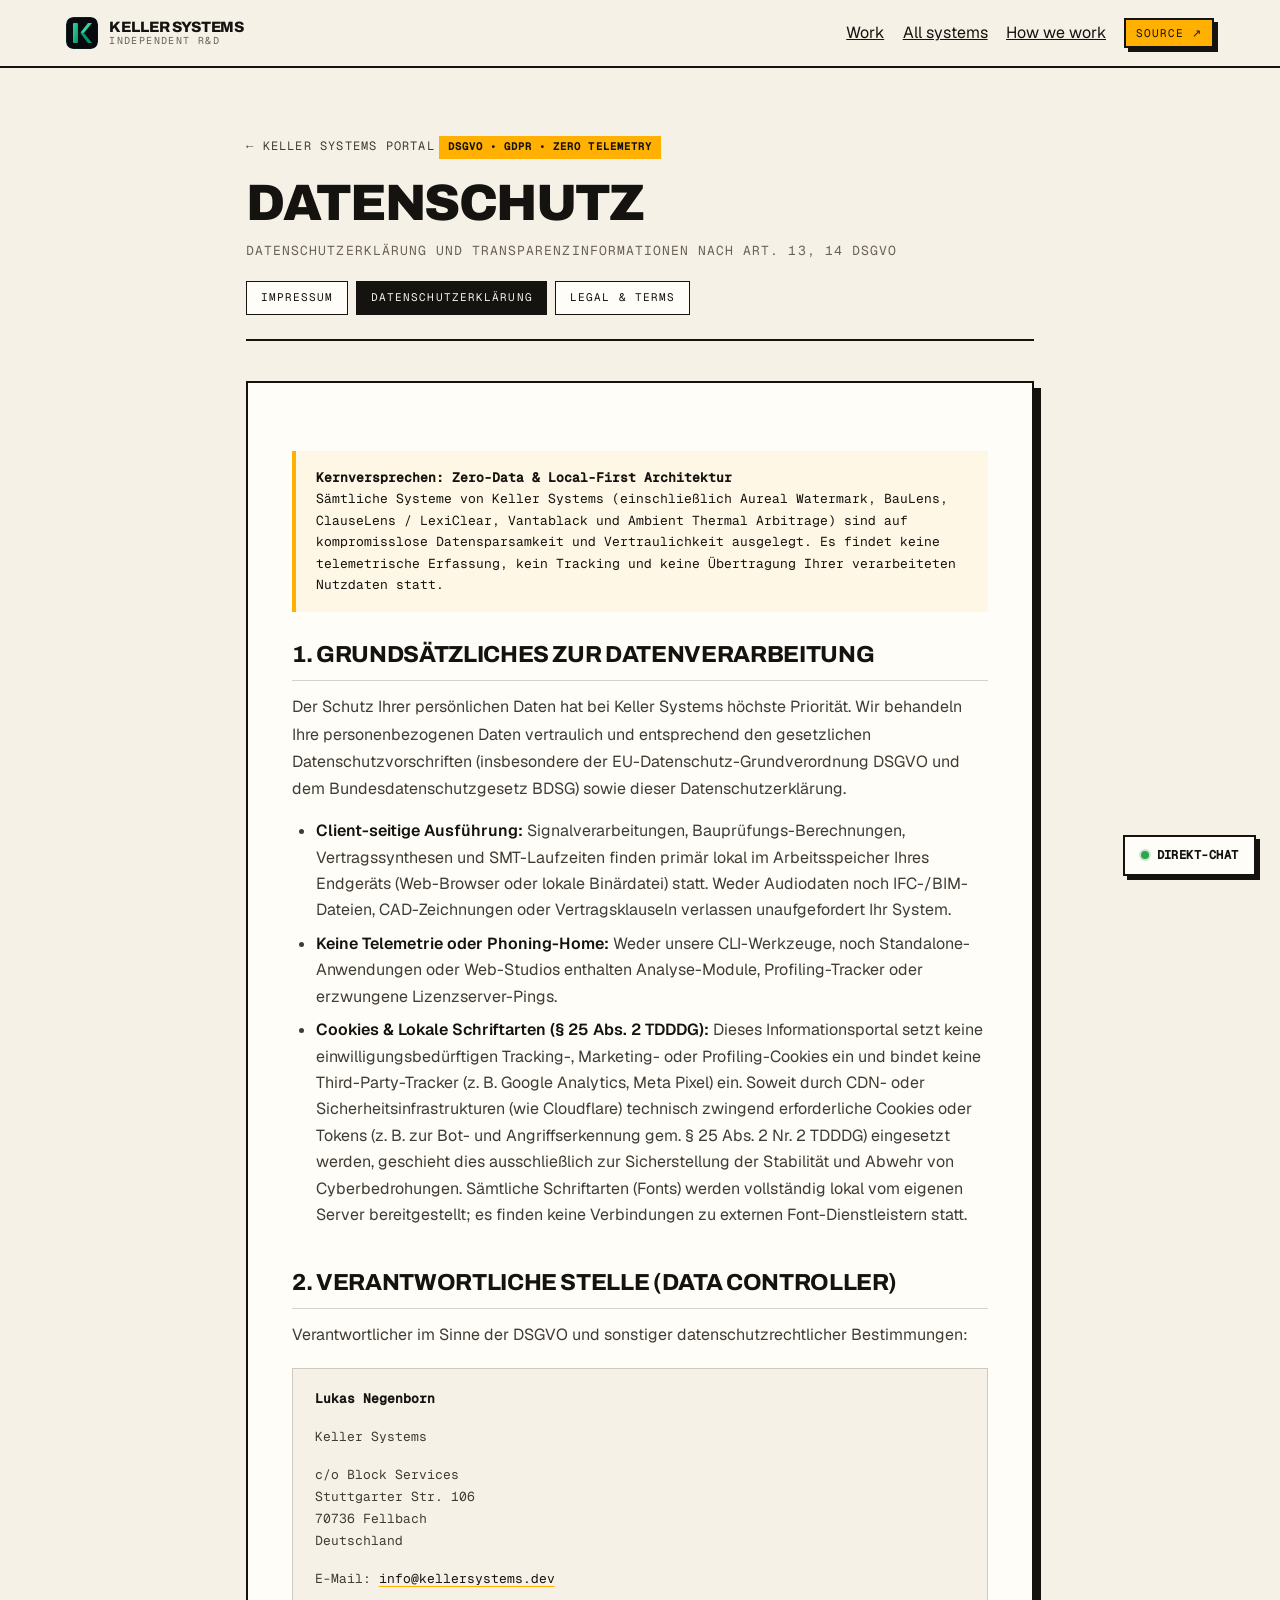
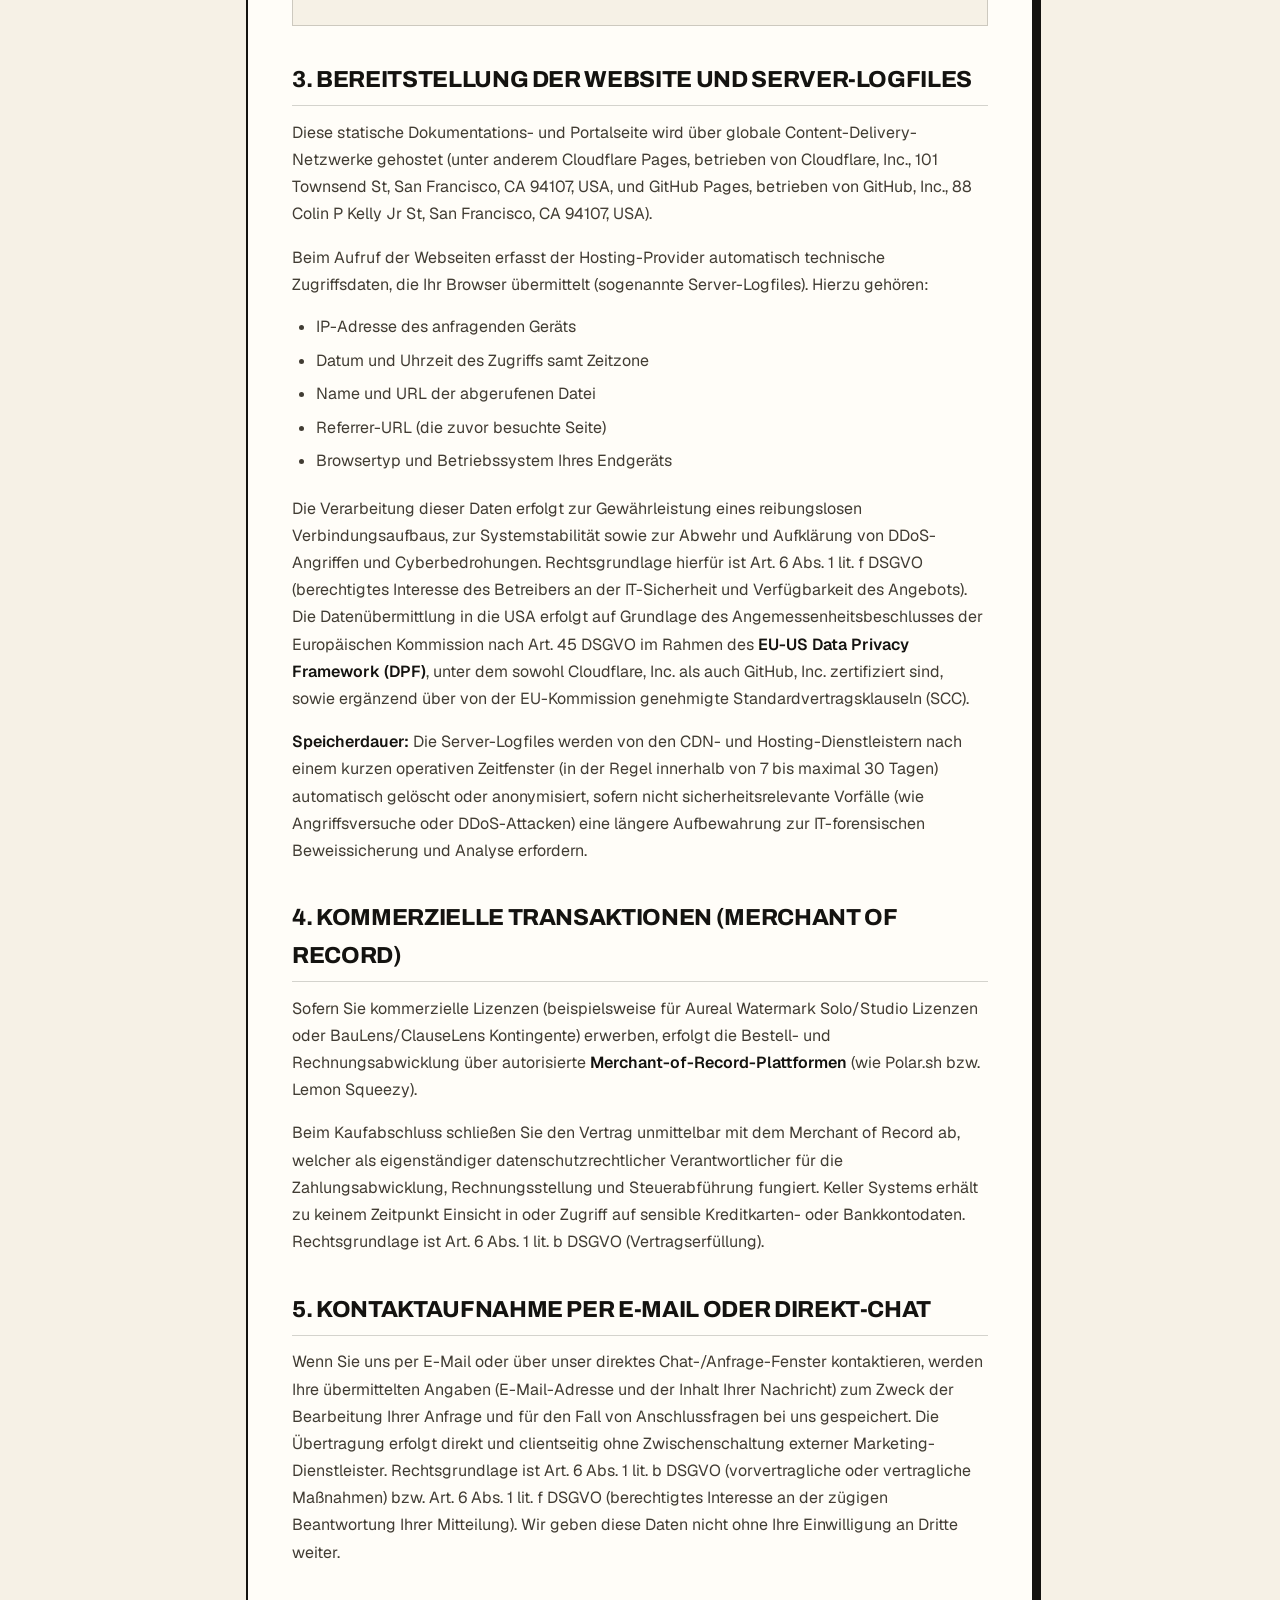
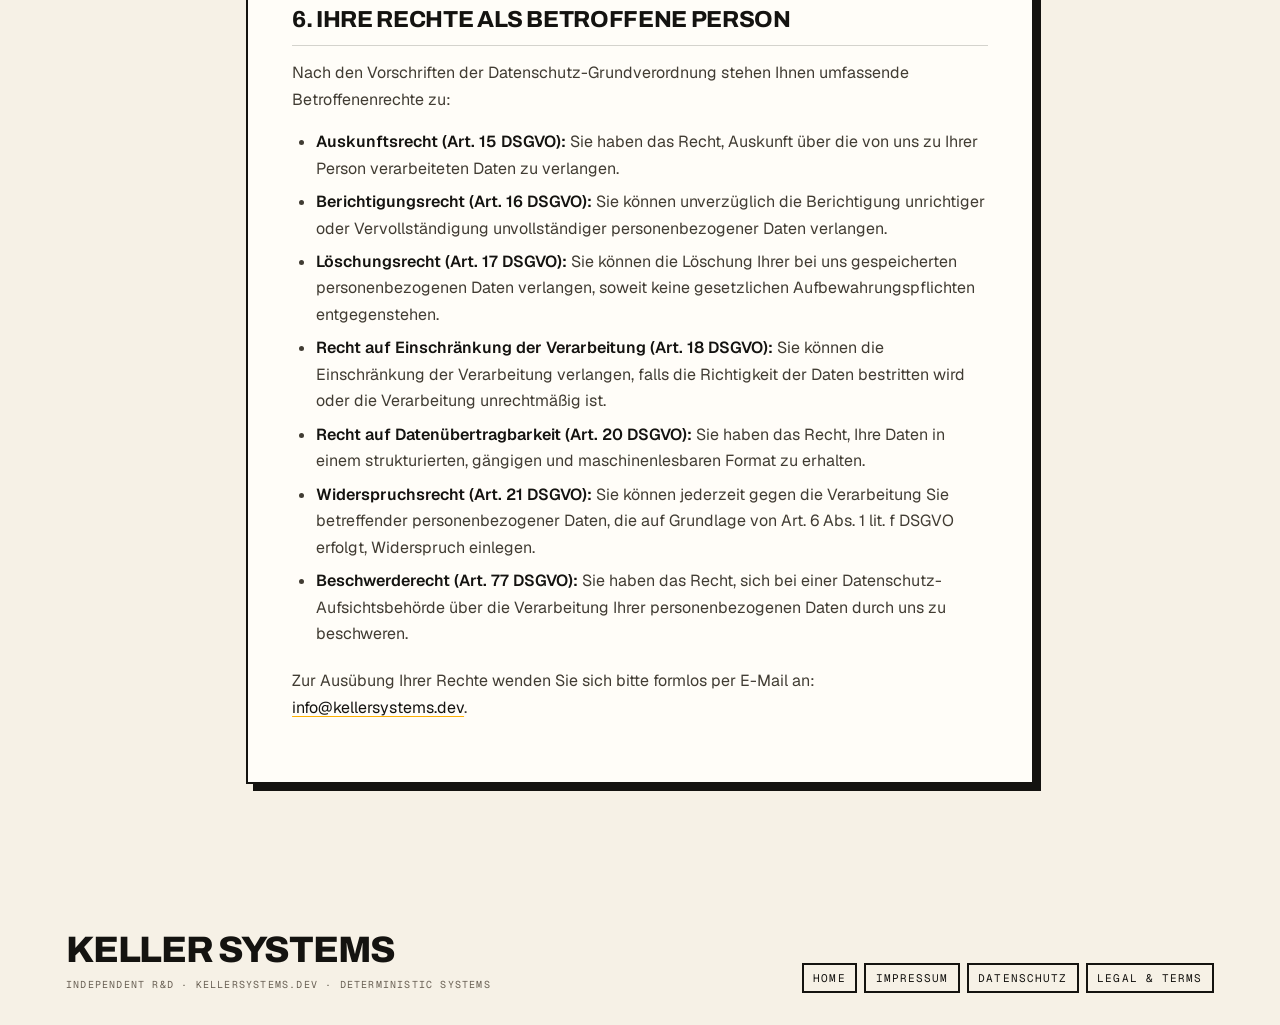
<file: privacy.html>
<!DOCTYPE html>
<html lang="de">
<head>
<meta charset="UTF-8">
<meta name="viewport" content="width=device-width, initial-scale=1.0">
<title>Datenschutzerklärung | Keller Systems</title>
<link rel="icon" href="/assets/icon.svg" type="image/svg+xml">
<meta name="theme-color" content="#f6f1e6">
<meta name="description" content="Datenschutzerklärung nach der DSGVO für Keller Systems: 100% offline-first, keine Telemetrie, kein Tracking.">
<link rel="stylesheet" href="/assets/fonts/fonts.css">
<link rel="stylesheet" href="/style.css?v=8.1">
</head>
<body class="legal-layout">

<header class="top">
  <div class="wrap toprow">
    <a class="brand" href="/">
      <span class="brandmark" aria-hidden="true"></span>
      <span class="brandname">Keller Systems<em>Independent R&amp;D</em></span>
    </a>
    <nav class="nav" aria-label="Primary">
      <a href="/#work">Work</a>
      <a href="/#shelf">All systems</a>
      <a href="/#principles">How we work</a>
      <a class="btn btn-primary btn-sm" href="https://github.com/KELLERBABG" target="_blank" rel="noopener noreferrer">Source &#8599;</a>
    </nav>
  </div>
</header>

<main class="legal-main">
  <div class="legal-shell">

    <div class="legal-header">
      <a class="legal-back" href="/">&larr; Keller Systems Portal</a>
      <span class="legal-badge">DSGVO &bull; GDPR &bull; Zero Telemetry</span>
      <h1 class="legal-title">Datenschutz</h1>
      <p class="legal-subtitle">Datenschutzerklärung und Transparenzinformationen nach Art. 13, 14 DSGVO</p>

      <nav class="legal-nav" aria-label="Rechtliche Navigation">
        <a href="/impressum/">Impressum</a>
        <a href="/privacy/" class="is-active">Datenschutzerklärung</a>
        <a href="/legal/">Legal &amp; Terms</a>
      </nav>
    </div>

    <article class="legal-card legal-prose">
      <div class="legal-callout">
        <strong>Kernversprechen: Zero-Data &amp; Local-First Architektur</strong><br>
        Sämtliche Systeme von Keller Systems (einschließlich Aureal Watermark, BauLens, ClauseLens / LexiClear, Vantablack und Ambient Thermal Arbitrage) sind auf kompromisslose Datensparsamkeit und Vertraulichkeit ausgelegt. Es findet keine telemetrische Erfassung, kein Tracking und keine Übertragung Ihrer verarbeiteten Nutzdaten statt.
      </div>

      <h2>1. Grundsätzliches zur Datenverarbeitung</h2>
      <p>
        Der Schutz Ihrer persönlichen Daten hat bei Keller Systems höchste Priorität. Wir behandeln Ihre personenbezogenen Daten vertraulich und entsprechend den gesetzlichen Datenschutzvorschriften (insbesondere der EU-Datenschutz-Grundverordnung DSGVO und dem Bundesdatenschutzgesetz BDSG) sowie dieser Datenschutzerklärung.
      </p>
      <ul>
        <li><strong>Client-seitige Ausführung:</strong> Signalverarbeitungen, Bauprüfungs-Berechnungen, Vertragssynthesen und SMT-Laufzeiten finden primär lokal im Arbeitsspeicher Ihres Endgeräts (Web-Browser oder lokale Binärdatei) statt. Weder Audiodaten noch IFC-/BIM-Dateien, CAD-Zeichnungen oder Vertragsklauseln verlassen unaufgefordert Ihr System.</li>
        <li><strong>Keine Telemetrie oder Phoning-Home:</strong> Weder unsere CLI-Werkzeuge, noch Standalone-Anwendungen oder Web-Studios enthalten Analyse-Module, Profiling-Tracker oder erzwungene Lizenzserver-Pings.</li>
        <li><strong>Cookies &amp; Lokale Schriftarten (&sect; 25 Abs. 2 TDDDG):</strong> Dieses Informationsportal setzt keine einwilligungsbedürftigen Tracking-, Marketing- oder Profiling-Cookies ein und bindet keine Third-Party-Tracker (z.&nbsp;B. Google Analytics, Meta Pixel) ein. Soweit durch CDN- oder Sicherheitsinfrastrukturen (wie Cloudflare) technisch zwingend erforderliche Cookies oder Tokens (z.&nbsp;B. zur Bot- und Angriffserkennung gem. &sect;&nbsp;25 Abs.&nbsp;2 Nr.&nbsp;2 TDDDG) eingesetzt werden, geschieht dies ausschließlich zur Sicherstellung der Stabilität und Abwehr von Cyberbedrohungen. Sämtliche Schriftarten (Fonts) werden vollständig lokal vom eigenen Server bereitgestellt; es finden keine Verbindungen zu externen Font-Dienstleistern statt.</li>
      </ul>

      <h2>2. Verantwortliche Stelle (Data Controller)</h2>
      <p>
        Verantwortlicher im Sinne der DSGVO und sonstiger datenschutzrechtlicher Bestimmungen:
      </p>
      <div class="legal-data">
        <p><strong>Lukas Negenborn</strong></p>
        <p>Keller Systems</p>
        <p>c/o Block Services<br>
        Stuttgarter Str. 106<br>
        70736 Fellbach<br>
        Deutschland</p>
        <p>E-Mail: <a href="mailto:info@kellersystems.dev">info@kellersystems.dev</a></p>
      </div>

      <h2>3. Bereitstellung der Website und Server-Logfiles</h2>
      <p>
        Diese statische Dokumentations- und Portalseite wird über globale Content-Delivery-Netzwerke gehostet (unter anderem Cloudflare Pages, betrieben von Cloudflare, Inc., 101 Townsend St, San Francisco, CA 94107, USA, und GitHub Pages, betrieben von GitHub, Inc., 88 Colin P Kelly Jr St, San Francisco, CA 94107, USA).
      </p>
      <p>
        Beim Aufruf der Webseiten erfasst der Hosting-Provider automatisch technische Zugriffsdaten, die Ihr Browser übermittelt (sogenannte Server-Logfiles). Hierzu gehören:
      </p>
      <ul>
        <li>IP-Adresse des anfragenden Geräts</li>
        <li>Datum und Uhrzeit des Zugriffs samt Zeitzone</li>
        <li>Name und URL der abgerufenen Datei</li>
        <li>Referrer-URL (die zuvor besuchte Seite)</li>
        <li>Browsertyp und Betriebssystem Ihres Endgeräts</li>
      </ul>
      <p>
        Die Verarbeitung dieser Daten erfolgt zur Gewährleistung eines reibungslosen Verbindungsaufbaus, zur Systemstabilität sowie zur Abwehr und Aufklärung von DDoS-Angriffen und Cyberbedrohungen. Rechtsgrundlage hierfür ist Art. 6 Abs. 1 lit. f DSGVO (berechtigtes Interesse des Betreibers an der IT-Sicherheit und Verfügbarkeit des Angebots). Die Datenübermittlung in die USA erfolgt auf Grundlage des Angemessenheitsbeschlusses der Europäischen Kommission nach Art. 45 DSGVO im Rahmen des <strong>EU-US Data Privacy Framework (DPF)</strong>, unter dem sowohl Cloudflare, Inc. als auch GitHub, Inc. zertifiziert sind, sowie ergänzend über von der EU-Kommission genehmigte Standardvertragsklauseln (SCC).
      </p>
      <p>
        <strong>Speicherdauer:</strong> Die Server-Logfiles werden von den CDN- und Hosting-Dienstleistern nach einem kurzen operativen Zeitfenster (in der Regel innerhalb von 7 bis maximal 30 Tagen) automatisch gelöscht oder anonymisiert, sofern nicht sicherheitsrelevante Vorfälle (wie Angriffsversuche oder DDoS-Attacken) eine längere Aufbewahrung zur IT-forensischen Beweissicherung und Analyse erfordern.
      </p>

      <h2>4. Kommerzielle Transaktionen (Merchant of Record)</h2>
      <p>
        Sofern Sie kommerzielle Lizenzen (beispielsweise für Aureal Watermark Solo/Studio Lizenzen oder BauLens/ClauseLens Kontingente) erwerben, erfolgt die Bestell- und Rechnungsabwicklung über autorisierte <strong>Merchant-of-Record-Plattformen</strong> (wie Polar.sh bzw. Lemon Squeezy).
      </p>
      <p>
        Beim Kaufabschluss schließen Sie den Vertrag unmittelbar mit dem Merchant of Record ab, welcher als eigenständiger datenschutzrechtlicher Verantwortlicher für die Zahlungsabwicklung, Rechnungsstellung und Steuerabführung fungiert. Keller Systems erhält zu keinem Zeitpunkt Einsicht in oder Zugriff auf sensible Kreditkarten- oder Bankkontodaten. Rechtsgrundlage ist Art. 6 Abs. 1 lit. b DSGVO (Vertragserfüllung).
      </p>

      <h2>5. Kontaktaufnahme per E-Mail oder Direkt-Chat</h2>
      <p>
        Wenn Sie uns per E-Mail oder über unser direktes Chat-/Anfrage-Fenster kontaktieren, werden Ihre übermittelten Angaben (E-Mail-Adresse und der Inhalt Ihrer Nachricht) zum Zweck der Bearbeitung Ihrer Anfrage und für den Fall von Anschlussfragen bei uns gespeichert. Die Übertragung erfolgt direkt und clientseitig ohne Zwischenschaltung externer Marketing-Dienstleister. Rechtsgrundlage ist Art. 6 Abs. 1 lit. b DSGVO (vorvertragliche oder vertragliche Maßnahmen) bzw. Art. 6 Abs. 1 lit. f DSGVO (berechtigtes Interesse an der zügigen Beantwortung Ihrer Mitteilung). Wir geben diese Daten nicht ohne Ihre Einwilligung an Dritte weiter.
      </p>

      <h2>6. Ihre Rechte als betroffene Person</h2>
      <p>
        Nach den Vorschriften der Datenschutz-Grundverordnung stehen Ihnen umfassende Betroffenenrechte zu:
      </p>
      <ul>
        <li><strong>Auskunftsrecht (Art. 15 DSGVO):</strong> Sie haben das Recht, Auskunft über die von uns zu Ihrer Person verarbeiteten Daten zu verlangen.</li>
        <li><strong>Berichtigungsrecht (Art. 16 DSGVO):</strong> Sie können unverzüglich die Berichtigung unrichtiger oder Vervollständigung unvollständiger personenbezogener Daten verlangen.</li>
        <li><strong>Löschungsrecht (Art. 17 DSGVO):</strong> Sie können die Löschung Ihrer bei uns gespeicherten personenbezogenen Daten verlangen, soweit keine gesetzlichen Aufbewahrungspflichten entgegenstehen.</li>
        <li><strong>Recht auf Einschränkung der Verarbeitung (Art. 18 DSGVO):</strong> Sie können die Einschränkung der Verarbeitung verlangen, falls die Richtigkeit der Daten bestritten wird oder die Verarbeitung unrechtmäßig ist.</li>
        <li><strong>Recht auf Datenübertragbarkeit (Art. 20 DSGVO):</strong> Sie haben das Recht, Ihre Daten in einem strukturierten, gängigen und maschinenlesbaren Format zu erhalten.</li>
        <li><strong>Widerspruchsrecht (Art. 21 DSGVO):</strong> Sie können jederzeit gegen die Verarbeitung Sie betreffender personenbezogener Daten, die auf Grundlage von Art. 6 Abs. 1 lit. f DSGVO erfolgt, Widerspruch einlegen.</li>
        <li><strong>Beschwerderecht (Art. 77 DSGVO):</strong> Sie haben das Recht, sich bei einer Datenschutz-Aufsichtsbehörde über die Verarbeitung Ihrer personenbezogenen Daten durch uns zu beschweren.</li>
      </ul>
      <p>
        Zur Ausübung Ihrer Rechte wenden Sie sich bitte formlos per E-Mail an: <a href="mailto:info@kellersystems.dev">info@kellersystems.dev</a>.
      </p>
    </article>

  </div>
</main>

<footer class="foot">
  <div class="wrap footrow">
    <div>
      <p class="footword">Keller Systems</p>
      <p class="footmeta">Independent R&amp;D &middot; kellersystems.dev &middot; Deterministic Systems</p>
    </div>
    <div class="footlinks">
      <a class="btn btn-quiet btn-sm" href="/">Home</a>
      <a class="btn btn-quiet btn-sm" href="/impressum/">Impressum</a>
      <a class="btn btn-quiet btn-sm" href="/privacy/">Datenschutz</a>
      <a class="btn btn-quiet btn-sm" href="/legal/">Legal &amp; Terms</a>
    </div>
  </div>
</footer>

<script src="/assets/chat.js" defer></script>
</body>
</html>
</file>
<file: assets/fonts/fonts.css>
/* Self-hosted fonts: Archivo, Geist, Geist Mono */
/* vietnamese */
@font-face {
  font-family: 'Archivo';
  font-style: normal;
  font-weight: 500 900;
  font-stretch: 100% 125%;
  font-display: swap;
  src: url(./k3kQo8UDI-1M0wlSfdboLnnA.woff2) format('woff2');
  unicode-range: U+0102-0103, U+0110-0111, U+0128-0129, U+0168-0169, U+01A0-01A1, U+01AF-01B0, U+0300-0301, U+0303-0304, U+0308-0309, U+0323, U+0329, U+1EA0-1EF9, U+20AB;
}
/* latin-ext */
@font-face {
  font-family: 'Archivo';
  font-style: normal;
  font-weight: 500 900;
  font-stretch: 100% 125%;
  font-display: swap;
  src: url(./k3kQo8UDI-1M0wlSfdfoLnnA.woff2) format('woff2');
  unicode-range: U+0100-02BA, U+02BD-02C5, U+02C7-02CC, U+02CE-02D7, U+02DD-02FF, U+0304, U+0308, U+0329, U+1D00-1DBF, U+1E00-1E9F, U+1EF2-1EFF, U+2020, U+20A0-20AB, U+20AD-20C4, U+2113, U+2C60-2C7F, U+A720-A7FF;
}
/* latin */
@font-face {
  font-family: 'Archivo';
  font-style: normal;
  font-weight: 500 900;
  font-stretch: 100% 125%;
  font-display: swap;
  src: url(./k3kQo8UDI-1M0wlSfdnoLg.woff2) format('woff2');
  unicode-range: U+0000-00FF, U+0131, U+0152-0153, U+02BB-02BC, U+02C6, U+02DA, U+02DC, U+0304, U+0308, U+0329, U+2000-206F, U+20AC, U+2122, U+2191, U+2193, U+2212, U+2215, U+FEFF, U+FFFD;
}
/* cyrillic-ext */
@font-face {
  font-family: 'Geist';
  font-style: normal;
  font-weight: 400;
  font-display: swap;
  src: url(./gyByhwUxId8gMEwRGFWfOw.woff2) format('woff2');
  unicode-range: U+0460-052F, U+1C80-1C8A, U+20B4, U+2DE0-2DFF, U+A640-A69F, U+FE2E-FE2F;
}
/* cyrillic */
@font-face {
  font-family: 'Geist';
  font-style: normal;
  font-weight: 400;
  font-display: swap;
  src: url(./gyByhwUxId8gMEwYGFWfOw.woff2) format('woff2');
  unicode-range: U+0301, U+0400-045F, U+0490-0491, U+04B0-04B1, U+2116;
}
/* vietnamese */
@font-face {
  font-family: 'Geist';
  font-style: normal;
  font-weight: 400;
  font-display: swap;
  src: url(./gyByhwUxId8gMEwTGFWfOw.woff2) format('woff2');
  unicode-range: U+0102-0103, U+0110-0111, U+0128-0129, U+0168-0169, U+01A0-01A1, U+01AF-01B0, U+0300-0301, U+0303-0304, U+0308-0309, U+0323, U+0329, U+1EA0-1EF9, U+20AB;
}
/* latin-ext */
@font-face {
  font-family: 'Geist';
  font-style: normal;
  font-weight: 400;
  font-display: swap;
  src: url(./gyByhwUxId8gMEwSGFWfOw.woff2) format('woff2');
  unicode-range: U+0100-02BA, U+02BD-02C5, U+02C7-02CC, U+02CE-02D7, U+02DD-02FF, U+0304, U+0308, U+0329, U+1D00-1DBF, U+1E00-1E9F, U+1EF2-1EFF, U+2020, U+20A0-20AB, U+20AD-20C4, U+2113, U+2C60-2C7F, U+A720-A7FF;
}
/* latin */
@font-face {
  font-family: 'Geist';
  font-style: normal;
  font-weight: 400;
  font-display: swap;
  src: url(./gyByhwUxId8gMEwcGFU.woff2) format('woff2');
  unicode-range: U+0000-00FF, U+0131, U+0152-0153, U+02BB-02BC, U+02C6, U+02DA, U+02DC, U+0304, U+0308, U+0329, U+2000-206F, U+20AC, U+2122, U+2191, U+2193, U+2212, U+2215, U+FEFF, U+FFFD;
}
/* cyrillic-ext */
@font-face {
  font-family: 'Geist';
  font-style: normal;
  font-weight: 500;
  font-display: swap;
  src: url(./gyByhwUxId8gMEwRGFWfOw.woff2) format('woff2');
  unicode-range: U+0460-052F, U+1C80-1C8A, U+20B4, U+2DE0-2DFF, U+A640-A69F, U+FE2E-FE2F;
}
/* cyrillic */
@font-face {
  font-family: 'Geist';
  font-style: normal;
  font-weight: 500;
  font-display: swap;
  src: url(./gyByhwUxId8gMEwYGFWfOw.woff2) format('woff2');
  unicode-range: U+0301, U+0400-045F, U+0490-0491, U+04B0-04B1, U+2116;
}
/* vietnamese */
@font-face {
  font-family: 'Geist';
  font-style: normal;
  font-weight: 500;
  font-display: swap;
  src: url(./gyByhwUxId8gMEwTGFWfOw.woff2) format('woff2');
  unicode-range: U+0102-0103, U+0110-0111, U+0128-0129, U+0168-0169, U+01A0-01A1, U+01AF-01B0, U+0300-0301, U+0303-0304, U+0308-0309, U+0323, U+0329, U+1EA0-1EF9, U+20AB;
}
/* latin-ext */
@font-face {
  font-family: 'Geist';
  font-style: normal;
  font-weight: 500;
  font-display: swap;
  src: url(./gyByhwUxId8gMEwSGFWfOw.woff2) format('woff2');
  unicode-range: U+0100-02BA, U+02BD-02C5, U+02C7-02CC, U+02CE-02D7, U+02DD-02FF, U+0304, U+0308, U+0329, U+1D00-1DBF, U+1E00-1E9F, U+1EF2-1EFF, U+2020, U+20A0-20AB, U+20AD-20C4, U+2113, U+2C60-2C7F, U+A720-A7FF;
}
/* latin */
@font-face {
  font-family: 'Geist';
  font-style: normal;
  font-weight: 500;
  font-display: swap;
  src: url(./gyByhwUxId8gMEwcGFU.woff2) format('woff2');
  unicode-range: U+0000-00FF, U+0131, U+0152-0153, U+02BB-02BC, U+02C6, U+02DA, U+02DC, U+0304, U+0308, U+0329, U+2000-206F, U+20AC, U+2122, U+2191, U+2193, U+2212, U+2215, U+FEFF, U+FFFD;
}
/* cyrillic-ext */
@font-face {
  font-family: 'Geist';
  font-style: normal;
  font-weight: 600;
  font-display: swap;
  src: url(./gyByhwUxId8gMEwRGFWfOw.woff2) format('woff2');
  unicode-range: U+0460-052F, U+1C80-1C8A, U+20B4, U+2DE0-2DFF, U+A640-A69F, U+FE2E-FE2F;
}
/* cyrillic */
@font-face {
  font-family: 'Geist';
  font-style: normal;
  font-weight: 600;
  font-display: swap;
  src: url(./gyByhwUxId8gMEwYGFWfOw.woff2) format('woff2');
  unicode-range: U+0301, U+0400-045F, U+0490-0491, U+04B0-04B1, U+2116;
}
/* vietnamese */
@font-face {
  font-family: 'Geist';
  font-style: normal;
  font-weight: 600;
  font-display: swap;
  src: url(./gyByhwUxId8gMEwTGFWfOw.woff2) format('woff2');
  unicode-range: U+0102-0103, U+0110-0111, U+0128-0129, U+0168-0169, U+01A0-01A1, U+01AF-01B0, U+0300-0301, U+0303-0304, U+0308-0309, U+0323, U+0329, U+1EA0-1EF9, U+20AB;
}
/* latin-ext */
@font-face {
  font-family: 'Geist';
  font-style: normal;
  font-weight: 600;
  font-display: swap;
  src: url(./gyByhwUxId8gMEwSGFWfOw.woff2) format('woff2');
  unicode-range: U+0100-02BA, U+02BD-02C5, U+02C7-02CC, U+02CE-02D7, U+02DD-02FF, U+0304, U+0308, U+0329, U+1D00-1DBF, U+1E00-1E9F, U+1EF2-1EFF, U+2020, U+20A0-20AB, U+20AD-20C4, U+2113, U+2C60-2C7F, U+A720-A7FF;
}
/* latin */
@font-face {
  font-family: 'Geist';
  font-style: normal;
  font-weight: 600;
  font-display: swap;
  src: url(./gyByhwUxId8gMEwcGFU.woff2) format('woff2');
  unicode-range: U+0000-00FF, U+0131, U+0152-0153, U+02BB-02BC, U+02C6, U+02DA, U+02DC, U+0304, U+0308, U+0329, U+2000-206F, U+20AC, U+2122, U+2191, U+2193, U+2212, U+2215, U+FEFF, U+FFFD;
}
/* cyrillic-ext */
@font-face {
  font-family: 'Geist Mono';
  font-style: normal;
  font-weight: 400;
  font-display: swap;
  src: url(./or3nQ6H-1_WfwkMZI_qYFrodmgPn.woff2) format('woff2');
  unicode-range: U+0460-052F, U+1C80-1C8A, U+20B4, U+2DE0-2DFF, U+A640-A69F, U+FE2E-FE2F;
}
/* cyrillic */
@font-face {
  font-family: 'Geist Mono';
  font-style: normal;
  font-weight: 400;
  font-display: swap;
  src: url(./or3nQ6H-1_WfwkMZI_qYFrMdmgPn.woff2) format('woff2');
  unicode-range: U+0301, U+0400-045F, U+0490-0491, U+04B0-04B1, U+2116;
}
/* symbols2 */
@font-face {
  font-family: 'Geist Mono';
  font-style: normal;
  font-weight: 400;
  font-display: swap;
  src: url(./or3nQ6H-1_WfwkMZI_qYFg08vz7ehw.woff2) format('woff2');
  unicode-range: U+2000-2001, U+2004-2008, U+200A, U+23B8-23BD, U+2500-259F;
}
/* vietnamese */
@font-face {
  font-family: 'Geist Mono';
  font-style: normal;
  font-weight: 400;
  font-display: swap;
  src: url(./or3nQ6H-1_WfwkMZI_qYFrgdmgPn.woff2) format('woff2');
  unicode-range: U+0102-0103, U+0110-0111, U+0128-0129, U+0168-0169, U+01A0-01A1, U+01AF-01B0, U+0300-0301, U+0303-0304, U+0308-0309, U+0323, U+0329, U+1EA0-1EF9, U+20AB;
}
/* latin-ext */
@font-face {
  font-family: 'Geist Mono';
  font-style: normal;
  font-weight: 400;
  font-display: swap;
  src: url(./or3nQ6H-1_WfwkMZI_qYFrkdmgPn.woff2) format('woff2');
  unicode-range: U+0100-02BA, U+02BD-02C5, U+02C7-02CC, U+02CE-02D7, U+02DD-02FF, U+0304, U+0308, U+0329, U+1D00-1DBF, U+1E00-1E9F, U+1EF2-1EFF, U+2020, U+20A0-20AB, U+20AD-20C4, U+2113, U+2C60-2C7F, U+A720-A7FF;
}
/* latin */
@font-face {
  font-family: 'Geist Mono';
  font-style: normal;
  font-weight: 400;
  font-display: swap;
  src: url(./or3nQ6H-1_WfwkMZI_qYFrcdmg.woff2) format('woff2');
  unicode-range: U+0000-00FF, U+0131, U+0152-0153, U+02BB-02BC, U+02C6, U+02DA, U+02DC, U+0304, U+0308, U+0329, U+2000-206F, U+20AC, U+2122, U+2191, U+2193, U+2212, U+2215, U+FEFF, U+FFFD;
}
/* cyrillic-ext */
@font-face {
  font-family: 'Geist Mono';
  font-style: normal;
  font-weight: 500;
  font-display: swap;
  src: url(./or3nQ6H-1_WfwkMZI_qYFrodmgPn.woff2) format('woff2');
  unicode-range: U+0460-052F, U+1C80-1C8A, U+20B4, U+2DE0-2DFF, U+A640-A69F, U+FE2E-FE2F;
}
/* cyrillic */
@font-face {
  font-family: 'Geist Mono';
  font-style: normal;
  font-weight: 500;
  font-display: swap;
  src: url(./or3nQ6H-1_WfwkMZI_qYFrMdmgPn.woff2) format('woff2');
  unicode-range: U+0301, U+0400-045F, U+0490-0491, U+04B0-04B1, U+2116;
}
/* symbols2 */
@font-face {
  font-family: 'Geist Mono';
  font-style: normal;
  font-weight: 500;
  font-display: swap;
  src: url(./or3nQ6H-1_WfwkMZI_qYFg08vz7ehw.woff2) format('woff2');
  unicode-range: U+2000-2001, U+2004-2008, U+200A, U+23B8-23BD, U+2500-259F;
}
/* vietnamese */
@font-face {
  font-family: 'Geist Mono';
  font-style: normal;
  font-weight: 500;
  font-display: swap;
  src: url(./or3nQ6H-1_WfwkMZI_qYFrgdmgPn.woff2) format('woff2');
  unicode-range: U+0102-0103, U+0110-0111, U+0128-0129, U+0168-0169, U+01A0-01A1, U+01AF-01B0, U+0300-0301, U+0303-0304, U+0308-0309, U+0323, U+0329, U+1EA0-1EF9, U+20AB;
}
/* latin-ext */
@font-face {
  font-family: 'Geist Mono';
  font-style: normal;
  font-weight: 500;
  font-display: swap;
  src: url(./or3nQ6H-1_WfwkMZI_qYFrkdmgPn.woff2) format('woff2');
  unicode-range: U+0100-02BA, U+02BD-02C5, U+02C7-02CC, U+02CE-02D7, U+02DD-02FF, U+0304, U+0308, U+0329, U+1D00-1DBF, U+1E00-1E9F, U+1EF2-1EFF, U+2020, U+20A0-20AB, U+20AD-20C4, U+2113, U+2C60-2C7F, U+A720-A7FF;
}
/* latin */
@font-face {
  font-family: 'Geist Mono';
  font-style: normal;
  font-weight: 500;
  font-display: swap;
  src: url(./or3nQ6H-1_WfwkMZI_qYFrcdmg.woff2) format('woff2');
  unicode-range: U+0000-00FF, U+0131, U+0152-0153, U+02BB-02BC, U+02C6, U+02DA, U+02DC, U+0304, U+0308, U+0329, U+2000-206F, U+20AC, U+2122, U+2191, U+2193, U+2212, U+2215, U+FEFF, U+FFFD;
}
</file>
<file: style.css>
@import url('/assets/fonts/fonts.css');

/* ==========================================================================
   KELLER SYSTEMS — SCROLL STORY
   Playbook: design-atlas `product-launch`. The rules taken from it:

     · scroll-DRIVEN, not scroll-triggered: progress is continuous, reversible
       and computed by the browser (animation-timeline: view() / scroll())
     · sticky pinning, never scroll hijacking — no wheel listener, no
       preventDefault, native scrolling untouched
     · reduced motion flattens the sequence into the same content, stacked
     · every hidden starting state sits behind a support gate AND a motion
       gate, so a browser without scroll-driven animations renders the
       finished page rather than a blank one
   ========================================================================== */

:root {
  --paper: #f6f1e6;
  --paper-2: #efe9dc;
  --plate: #fffdf8;
  --ink: #141310;
  --ink-2: #413c33;
  --muted: #6a6155;
  --signal: #ffb000;
  --signal-ink: #9a5200;
  --hair: rgba(20, 19, 16, 0.18);
  --hair-soft: rgba(20, 19, 16, 0.1);
  --gridline: rgba(20, 19, 16, 0.07);
  --stripe: repeating-linear-gradient(45deg, var(--signal) 0 9px, var(--ink) 9px 18px);
  --shadow: 7px 7px 0 var(--ink);
  --onink: #f6f1e6;
  --deep: #141310;
  --ondeep: #f6f1e6;
  --hair-onink: rgba(246, 241, 230, 0.22);

  --shell: 1240px;
  --gutter: clamp(20px, 3.6vw, 52px);
  --header: 66px;

  --font-display: 'Archivo', 'Helvetica Neue', Helvetica, Arial, sans-serif;
  --font-sans: 'Geist', system-ui, -apple-system, 'Segoe UI', sans-serif;
  --font-mono: 'Geist Mono', ui-monospace, Consolas, 'Courier New', monospace;
  --ease: cubic-bezier(0.22, 0.61, 0.36, 1);
}

/* Dusty Mauve & Pastel Peach-Rose (Dark Toggle) */
[data-theme="dark"] {
  --paper: #332632;
  --paper-2: #2b202a;
  --plate: #40303f;
  --ink: #f7eff3;
  --ink-2: #d6c4cf;
  --muted: #ad94a4;
  --signal: #f2b8a2;
  --signal-ink: #f2b8a2;
  --hair: rgba(247, 239, 243, 0.18);
  --hair-soft: rgba(247, 239, 243, 0.11);
  --gridline: rgba(247, 239, 243, 0.06);
  --stripe: repeating-linear-gradient(45deg, var(--signal) 0 9px, #231922 9px 18px);
  --shadow: 7px 7px 0 #1f161e;
  --onink: #261a24;
  --deep: #261b25;
  --ondeep: #f7eff3;
  --hair-onink: rgba(247, 239, 243, 0.2);
}

[data-theme="dark"] .btn-primary {
  color: #261a24;
  border-color: #1f161e;
  box-shadow: 4px 4px 0 #1f161e;
}
[data-theme="dark"] .btn:hover {
  box-shadow: 4px 4px 0 #1f161e;
}
[data-theme="dark"] .contents,
[data-theme="dark"] .chapter-dark,
[data-theme="dark"] #contact,
[data-theme="dark"] .cta {
  background: var(--deep);
  color: var(--ondeep);
}
[data-theme="dark"] .chapter-dark .btn-quiet,
[data-theme="dark"] .btn-onink {
  border-color: var(--ondeep);
  color: var(--ondeep);
}
[data-theme="dark"] .chapter-dark .blk p,
[data-theme="dark"] .chapter-dark ul.gives li,
[data-theme="dark"] .chapter-dark .step {
  color: var(--ondeep);
}
[data-theme="dark"] .chapter-dark ul.gives li b {
  color: var(--signal);
}
[data-theme="dark"] .idx-card:hover,
[data-theme="dark"] .archive-row:hover {
  background: #4d3a4b;
  color: #f7eff3;
}
[data-theme="dark"] .idx-card:hover .idx-desc,
[data-theme="dark"] .archive-row:hover .ar-desc {
  color: #d6c4cf;
}
[data-theme="dark"] .idx-card:hover .idx-foot {
  color: #ad94a4;
  border-top-color: var(--hair);
}
[data-theme="dark"] .idx-card:hover .idx-link {
  color: #f7eff3;
}
[data-theme="dark"] .idx-head-mark,
[data-theme="dark"] .tier-code-comm,
[data-theme="dark"] .tier-code-os,
[data-theme="dark"] .tier-tab[aria-pressed="true"] {
  background: var(--deep);
  color: var(--signal);
  border-color: var(--hair);
}
[data-theme="dark"] .pgrid {
  background: var(--hair);
  border-color: var(--hair);
}
[data-theme="dark"] .measured {
  border-color: #5b4759;
  box-shadow: 8px 8px 0 #1f161e;
}
[data-theme="dark"] .chapter-dark .measured {
  box-shadow: 8px 8px 0 var(--signal);
}
[data-theme="dark"] .fr {
  border-bottom-color: var(--hair-soft);
}
[data-theme="dark"] .cta-dossier {
  background: #2e212c !important;
  border-color: var(--hair) !important;
}

/* Circular theme reveal via View Transitions API */
::view-transition-old(root),
::view-transition-new(root) {
  animation: none;
  mix-blend-mode: normal;
}
::view-transition-old(root) { z-index: 1; }
::view-transition-new(root) { z-index: 2; }

*, *::before, *::after { box-sizing: border-box; }
* { margin: 0; padding: 0; }
html { scroll-behavior: smooth; -webkit-text-size-adjust: 100%; }
body {
  background: var(--paper);
  color: var(--ink);
  font-family: var(--font-sans);
  font-size: 1rem;
  line-height: 1.62;
  overflow-x: hidden;
  -webkit-font-smoothing: antialiased;
}
a { color: inherit; }
button { font: inherit; color: inherit; }
::selection { background: var(--signal); color: var(--ink); }
:focus-visible { outline: 3px solid var(--signal); outline-offset: 3px; }
svg { display: block; max-width: 100%; }

.wrap { width: 100%; max-width: var(--shell); margin-inline: auto; padding-inline: var(--gutter); }

.skip {
  position: absolute; left: 0; top: 0; z-index: 120; transform: translateY(-140%);
  background: var(--ink); color: var(--onink); padding: 0.7rem 1rem;
  font-family: var(--font-mono); font-size: 0.6875rem;
  text-transform: uppercase; letter-spacing: 0.12em; text-decoration: none;
}
.skip:focus { transform: translateY(0); }

/* --- Review chrome (not part of the design) ----------------------------- */
.review { background: #15161a; color: #f2f0eb; position: relative; z-index: 60; }
.review .wrap { display: flex; flex-wrap: wrap; align-items: center; gap: 0.5rem 1rem; padding-block: 0.55rem; }
.review b { font-family: var(--font-display); font-weight: 800; font-size: 0.8125rem; text-transform: uppercase; }
.review span { font-family: var(--font-mono); font-size: 0.625rem; letter-spacing: 0.1em; opacity: 0.6; text-transform: uppercase; }
.review button, .review a {
  font-family: var(--font-mono); font-size: 0.625rem; letter-spacing: 0.1em; text-transform: uppercase;
  background: transparent; color: #f2f0eb; border: 1px solid rgba(242, 240, 235, 0.45);
  padding: 0.4em 0.65em; cursor: pointer; text-decoration: none;
}
.review button[aria-pressed="true"] { background: var(--signal); color: #15161a; border-color: var(--signal); }
.review .right { margin-left: auto; display: flex; gap: 0.4rem; }

/* --- Progress rail: the browser computes the fill ----------------------- */
.progress { position: fixed; left: 0; top: 0; bottom: 0; width: 5px; z-index: 50; background: var(--hair-soft); pointer-events: none; }
.progress-fill { position: absolute; inset: 0 0 auto 0; height: 100%; background: var(--ink); transform-origin: 50% 0; }
.progress-ticks i { position: absolute; left: 0; right: 0; height: 2px; background: var(--hair); }
.progress-ticks i.is-on { background: var(--signal); height: 3px; }

/* --- Header ------------------------------------------------------------- */
.top { position: sticky; top: 0; z-index: 45; background: var(--paper); border-bottom: 2px solid var(--ink); }
.toprow { display: flex; align-items: center; justify-content: space-between; gap: 1.5rem; min-height: var(--header); }
.brand { display: flex; align-items: center; gap: 0.7rem; text-decoration: none; }
.brandmark { width: 32px; height: 32px; background: url(assets/icon.svg) center / contain no-repeat; border-radius: 7px; position: relative; flex: none; }
.brandmark::before { display: none; }
.brandname { font-family: var(--font-display); font-weight: 800; font-size: 0.9375rem; text-transform: uppercase; letter-spacing: -0.01em; line-height: 1.05; }
.brandname em { display: block; font-family: var(--font-mono); font-style: normal; font-weight: 400; font-size: 0.625rem; letter-spacing: 0.14em; color: var(--muted); }
.nav { display: flex; align-items: center; gap: 1.15rem; }
.nav-links { display: flex; align-items: center; gap: 1.25rem; }
.nav-links a {
  font-family: var(--font-mono); font-size: 0.6875rem; text-transform: uppercase;
  letter-spacing: 0.08em; color: var(--ink-2); text-decoration: none;
  padding-block: 4px; border-bottom: 2px solid transparent; white-space: nowrap;
  transition: color 0.14s var(--ease), border-color 0.14s var(--ease);
}
.nav-links a:hover { color: var(--ink); border-bottom-color: var(--signal); }

.nav-actions {
  display: flex; align-items: center; gap: 0.5rem;
  padding-left: 1.1rem; border-left: 1px solid var(--hair);
}

.theme-switch {
  display: inline-grid; grid-template-columns: 30px 30px; height: 32px;
  border: 1.5px solid var(--ink); background: var(--plate); padding: 0;
  cursor: pointer; overflow: hidden; flex: none;
}
.ts-opt {
  display: inline-flex; align-items: center; justify-content: center;
  height: 100%; color: var(--muted);
  transition: background-color 0.15s var(--ease), color 0.15s var(--ease);
}
.ts-sun { border-right: 1px solid var(--hair); }
.theme-switch[aria-pressed="false"] .ts-sun {
  background: var(--ink); color: var(--signal);
}
.theme-switch[aria-pressed="true"] .ts-moon {
  background: var(--signal); color: #261a24;
}
.theme-switch:hover .ts-opt { color: var(--ink); }
.theme-switch[aria-pressed="false"]:hover .ts-sun { color: var(--signal); }
.theme-switch[aria-pressed="true"]:hover .ts-moon { color: #261a24; }

.nav-source {
  display: inline-flex; align-items: center; justify-content: center; gap: 0.35rem;
  height: 32px; padding: 0 0.8rem;
  font-family: var(--font-mono); font-size: 0.6875rem; font-weight: 600;
  text-transform: uppercase; letter-spacing: 0.08em; line-height: 1;
  background: var(--signal); color: #141310; border: 1.5px solid var(--ink);
  text-decoration: none; white-space: nowrap;
  transition: transform 0.14s var(--ease), box-shadow 0.14s var(--ease);
}
.nav-source:hover { transform: translate(-1.5px, -1.5px); box-shadow: 3px 3px 0 var(--ink); }
[data-theme="dark"] .nav-source { color: #261a24; border-color: var(--signal); }
[data-theme="dark"] .nav-source:hover { box-shadow: 3px 3px 0 #1f161e; }

.btn {
  display: inline-flex; align-items: center; justify-content: center; gap: 0.5em;
  font-family: var(--font-mono); font-size: 0.75rem; text-transform: uppercase;
  letter-spacing: 0.1em; line-height: 1; padding: 0.95em 1.15em;
  border: 2px solid var(--ink); background: var(--plate); color: var(--ink);
  text-decoration: none; white-space: nowrap; cursor: pointer;
  transition: transform 0.16s var(--ease), box-shadow 0.16s var(--ease);
}
.btn:hover { transform: translate(-2px, -2px); box-shadow: 4px 4px 0 var(--ink); }
.btn-primary { background: var(--signal); color: var(--ink); box-shadow: 4px 4px 0 var(--ink); }
.btn-quiet { background: transparent; }
.btn-sm { padding: 0.7em 0.85em; font-size: 0.6875rem; }
.btn-onink { border-color: var(--onink); color: var(--onink); background: transparent; box-shadow: 4px 4px 0 var(--signal); }

/* --- Hero --------------------------------------------------------------- */
.hero {
  position: relative;
  overflow: hidden;
  display: flex; align-items: center;
  padding-block: clamp(48px, 6.5vw, 96px);
  background-color: var(--paper);
  border-bottom: 2px solid var(--ink);
}
.hero::before {
  content: "";
  position: absolute; inset: 0; pointer-events: none; z-index: 0;
  background-image: repeating-linear-gradient(-45deg, rgba(20, 19, 16, 0.11) 0 1px, transparent 1px 18px);
  -webkit-mask-image: radial-gradient(ellipse 75% 95% at 80% 50%, #000 15%, transparent 82%);
  mask-image: radial-gradient(ellipse 75% 95% at 80% 50%, #000 15%, transparent 82%);
}
[data-theme="dark"] .hero::before {
  background-image: repeating-linear-gradient(-45deg, rgba(247, 239, 243, 0.11) 0 1px, transparent 1px 18px);
}
.hero-inner { position: relative; z-index: 2; display: grid; gap: clamp(26px, 4vw, 60px); align-items: center; width: 100%; }
@media (min-width: 1000px) { .hero-inner { grid-template-columns: minmax(0, 1.08fr) minmax(330px, 0.92fr); } }

.tag {
  display: inline-flex; align-items: center; gap: 0.6em;
  font-family: var(--font-mono); font-size: 0.6875rem; text-transform: uppercase;
  letter-spacing: 0.14em; border: 2px solid var(--ink); background: var(--plate);
  padding: 0.42em 0.7em; margin-bottom: 1.1rem;
}
.tag i { width: 8px; height: 8px; background: var(--signal); flex: none; }

.h-lines { font-family: var(--font-display); font-weight: 900; text-transform: uppercase; }
.h-line { display: block; font-size: clamp(2rem, 4.9vw, 4rem); line-height: 0.9; letter-spacing: -0.042em; }
.h-line + .h-line { margin-top: 0.05em; }
.h-line em { font-style: normal; color: var(--signal-ink); }

.hero .lead { color: var(--ink-2); font-size: 1.0625rem; max-width: 50ch; margin-top: 1.3rem; }
.hero-cta { display: flex; flex-wrap: wrap; align-items: center; gap: 1.2rem; margin-top: 1.7rem; }
.skipwork {
  font-family: var(--font-mono); font-size: 0.6875rem; text-transform: uppercase;
  letter-spacing: 0.1em; color: var(--muted); text-decoration: none; border-bottom: 2px solid transparent;
}
.skipwork:hover { color: var(--ink); border-bottom-color: var(--signal); }

.objectplate {
  position: relative; aspect-ratio: 4 / 3;
  background-color: var(--plate);
  background-image:
    linear-gradient(var(--gridline) 1px, transparent 1px),
    linear-gradient(90deg, var(--gridline) 1px, transparent 1px);
  background-size: 30px 30px;
  border: 3px solid var(--ink); box-shadow: var(--shadow); overflow: hidden;
}
.objectplate .artlines { position: absolute; inset: 0; width: 100%; height: 100%; color: var(--ink); }

/* drawing primitives, shared by every plate */
.artlines .ln { fill: none; stroke: currentColor; stroke-width: 2; }
.artlines .thin { fill: none; stroke: currentColor; stroke-width: 1; opacity: 0.42; }
.artlines .dash { fill: none; stroke: currentColor; stroke-width: 1; opacity: 0.3; stroke-dasharray: 4 5; }
.artlines .acc { fill: var(--signal); stroke: none; }
.artlines .accline { fill: none; stroke: var(--signal); stroke-width: 2.5; }
.artlines .accfill { fill: var(--signal); }
.artlines .slab { fill: currentColor; opacity: 0.1; stroke: currentColor; stroke-width: 1; }
.artlines .bars rect { fill: currentColor; opacity: 0.22; }

.caption {
  display: flex; justify-content: space-between; gap: 1rem; margin-top: 0.7rem;
  font-family: var(--font-mono); font-size: 0.625rem;
  text-transform: uppercase; letter-spacing: 0.12em; color: var(--muted);
}
.caption b { color: var(--ink); font-weight: 500; }

/* --- Contents: compact selected-work ribbon ----------------------------- */
.contents { background: var(--ink); color: var(--onink); border-bottom: 2px solid var(--ink); }
.contents-pin { padding-block: clamp(32px, 4.4vw, 56px); display: flex; align-items: center; }
.contents-list { list-style: none; width: 100%; }
.contents-list li {
  display: grid; grid-template-columns: 3.5rem minmax(0, 1fr) auto;
  gap: 1.2rem; align-items: baseline;
  padding-block: clamp(0.55rem, 1.2vw, 0.9rem);
  border-bottom: 1px solid var(--hair-onink);
  opacity: 0.82; transition: opacity 0.2s var(--ease);
}
.contents-list li:first-child { border-top: 1px solid var(--hair-onink); }
.contents-list li:hover, .contents-list li.is-on { opacity: 1; }
.cnum { font-family: var(--font-mono); font-size: 0.6875rem; letter-spacing: 0.14em; color: var(--signal); }
.cname { font-family: var(--font-display); font-weight: 800; font-size: clamp(1.15rem, 2.5vw, 1.85rem); line-height: 1.08; letter-spacing: -0.028em; }
.contents-list li:hover .cname a { color: var(--signal); }
.ctag { font-family: var(--font-mono); font-size: 0.6875rem; letter-spacing: 0.08em; text-transform: uppercase; opacity: 0.8; }
.contents-list li.is-on .cnum { color: var(--signal); }
.contents-list a { text-decoration: none; transition: color 0.15s var(--ease); }
.contents-intro { margin-top: 1.35rem; font-family: var(--font-mono); font-size: 0.6875rem; letter-spacing: 0.1em; text-transform: uppercase; opacity: 0.62; }

/* --- Chapters: one shot each, alternating grounds ---------------------- */
.chapter {
  background: var(--paper);
  position: relative;
  display: flex; align-items: center;
  padding-block: clamp(40px, 5vw, 72px);
  border-bottom: 2px solid var(--ink);
  scroll-margin-top: var(--header);
}
.more-comm-bridge {
  background: var(--paper-2);
  border-bottom: 2px solid var(--ink);
  padding-block: 0.95rem;
  font-family: var(--font-mono);
  font-size: 0.75rem;
  color: var(--ink-2);
}
.more-comm-bridge .wrap {
  display: flex;
  flex-wrap: wrap;
  align-items: center;
  justify-content: space-between;
  gap: 0.5rem 1.25rem;
}
.more-comm-bridge a {
  color: var(--ink);
  font-weight: 700;
  text-underline-offset: 3px;
}
.chapter-dark { background: var(--ink); color: var(--onink); }
.chapter-grid { display: grid; gap: clamp(26px, 4vw, 64px); align-items: center; width: 100%; }
@media (min-width: 1000px) { .chapter-grid { grid-template-columns: minmax(0, 1fr) minmax(0, 1fr); } }

.chapter-art { position: relative; }
.chapterplate {
  position: relative; aspect-ratio: 16 / 11;
  background-color: var(--plate);
  background-image:
    linear-gradient(var(--gridline) 1px, transparent 1px),
    linear-gradient(90deg, var(--gridline) 1px, transparent 1px);
  background-size: 26px 26px;
  border: 2px solid var(--ink); box-shadow: var(--shadow); overflow: hidden;
}
.chapter-dark .chapterplate { box-shadow: 7px 7px 0 var(--signal); }
/* dark chapters put the plate on the other side, so the eye resets each room */
.chapter-dark .chapter-art { order: 2; }
.chapterplate .artlines { position: absolute; inset: 0; width: 100%; height: 100%; color: var(--ink); }

.chapter-num {
  position: absolute; top: -0.7rem; left: -0.7rem; z-index: 2;
  font-family: var(--font-display); font-weight: 800; font-size: 1.6rem; line-height: 1;
  letter-spacing: -0.04em; background: var(--signal); color: var(--ink);
  padding: 0.14em 0.32em; border: 2px solid var(--ink);
}

.meta { display: flex; flex-wrap: wrap; gap: 0.4rem; margin-bottom: 1rem; }
.chip {
  display: inline-flex; align-items: center; gap: 0.5em;
  font-family: var(--font-mono); font-size: 0.625rem; text-transform: uppercase;
  letter-spacing: 0.08em; border: 1px solid currentColor; padding: 0.34em 0.55em; opacity: 0.85;
}
.chip::before { content: ""; width: 6px; height: 6px; background: var(--signal); flex: none; }

.chapter h2 {
  font-family: var(--font-display); font-weight: 800;
  font-size: clamp(1.9rem, 4vw, 3.1rem); line-height: 0.96;
  letter-spacing: -0.038em; margin-bottom: 0.9rem;
}
.chapter h2 a { text-decoration: none; }
.chapter h2 a:hover { color: var(--signal); }
.chapter-desc { font-size: 1.0625rem; max-width: 52ch; opacity: 0.88; }

.prims { margin-top: 1.5rem; display: grid; gap: 0.55rem; border-top: 2px solid currentColor; padding-top: 1rem; }
.prim { display: grid; grid-template-columns: 8.5rem minmax(0, 1fr); gap: 0.9rem; align-items: baseline; }
.prim dt { font-family: var(--font-mono); font-size: 0.625rem; text-transform: uppercase; letter-spacing: 0.1em; opacity: 0.62; }
.prim dd { font-family: var(--font-mono); font-size: 0.75rem; }
.chapter-links { display: flex; flex-wrap: wrap; gap: 0.5rem; margin-top: 1.4rem; }
.chapter-dark .btn-quiet { border-color: var(--onink); color: var(--onink); }
.nextcue { margin-top: 2rem; font-family: var(--font-mono); font-size: 0.625rem; letter-spacing: 0.14em; text-transform: uppercase; opacity: 0.5; }

/* --- Shelf: Tiered Systems Index ---------------------------------------- */
.shelf { padding-block: clamp(52px, 6.4vw, 104px); border-bottom: 2px solid var(--ink); background: var(--paper); scroll-margin-top: var(--header); }
.shelfhead { margin-bottom: clamp(22px, 3vw, 36px); }
.shelfhead h2 { font-family: var(--font-display); font-weight: 800; font-size: clamp(1.5rem, 2.8vw, 2.3rem); line-height: 1.02; letter-spacing: -0.03em; }
.shelfhead p { margin-top: 0.7rem; color: var(--ink-2); max-width: 60ch; }

.sr-only {
  position: absolute; width: 1px; height: 1px; padding: 0; margin: -1px;
  overflow: hidden; clip: rect(0, 0, 0, 0); white-space: nowrap; border: 0;
}

.index-bar {
  display: flex;
  flex-wrap: wrap;
  align-items: center;
  justify-content: space-between;
  gap: 0.75rem 1.25rem;
  border-top: 2px solid var(--ink);
  border-bottom: 1px solid var(--hair);
  padding-block: 0.65rem;
  margin-bottom: clamp(28px, 4vw, 44px);
}

.tier-tabs {
  display: flex;
  flex-wrap: wrap;
  align-items: center;
  gap: 0.25rem;
}

.tier-tab {
  appearance: none;
  border: 1px solid transparent;
  background: transparent;
  color: var(--ink-2);
  font-family: var(--font-mono);
  font-size: 0.75rem;
  font-variant-numeric: tabular-nums;
  letter-spacing: 0.06em;
  text-transform: uppercase;
  padding: 0.45rem 0.75rem;
  cursor: pointer;
  display: inline-flex;
  align-items: center;
  gap: 0.45rem;
  transition: background-color 0.14s var(--ease), color 0.14s var(--ease), border-color 0.14s var(--ease);
}
.tier-tab:hover {
  color: var(--ink);
  border-color: var(--hair);
  background: var(--plate);
}
.tier-tab[aria-pressed="true"] {
  background: var(--ink);
  color: var(--onink);
  border-color: var(--ink);
}
.tier-tab[aria-pressed="true"] .tab-n { color: var(--signal); }
.tab-n { color: var(--muted); }

.index-search {
  width: 100%;
  max-width: 250px;
  padding: 0.45rem 0.7rem;
  font-family: var(--font-mono);
  font-size: 0.75rem;
  background: var(--plate);
  color: var(--ink);
  border: 1px solid var(--hair);
  transition: border-color 0.14s var(--ease);
}
.index-search:focus { outline: none; border-color: var(--ink); }
.index-search::placeholder { color: var(--muted); }

.index-empty {
  padding-block: 3rem;
  text-align: center;
  font-family: var(--font-mono);
  font-size: 0.75rem;
  color: var(--muted);
}
.index-empty[hidden] { display: none; }
.index-reset {
  margin-left: 0.6rem;
  background: transparent;
  border: none;
  color: var(--ink);
  font-family: var(--font-mono);
  font-size: 0.75rem;
  text-decoration: underline;
  text-underline-offset: 3px;
  cursor: pointer;
}

.tier-band {
  margin-bottom: clamp(32px, 4.4vw, 52px);
  scroll-margin-top: calc(var(--header) + 20px);
}
.tier-band:last-child { margin-bottom: 0; }

.tier-head {
  display: flex;
  flex-wrap: wrap;
  align-items: baseline;
  justify-content: space-between;
  gap: 0.5rem 1.25rem;
  padding-bottom: 0.75rem;
  border-bottom: 2px solid var(--ink);
}
.tier-head-comm::before {
  content: "";
  display: block;
  width: 100%;
  height: 3px;
  background: var(--signal);
  margin-bottom: 0.65rem;
}

.tier-title-group {
  display: flex;
  flex-wrap: wrap;
  align-items: baseline;
  gap: 0.65rem;
}
.tier-code {
  font-family: var(--font-mono);
  font-size: 0.75rem;
  font-weight: 700;
  letter-spacing: 0.08em;
  text-transform: uppercase;
  padding: 0.15rem 0.5rem;
  border: 1px solid var(--ink);
  color: var(--ink);
  background: var(--plate);
}
.tier-code-comm { background: var(--ink); color: var(--signal); border-color: var(--ink); }
.tier-code-os { background: var(--ink); color: var(--onink); border-color: var(--ink); }

.tier-name {
  font-family: var(--font-display);
  font-weight: 800;
  font-size: 1.25rem;
  letter-spacing: -0.02em;
  line-height: 1.1;
}
.tier-sub { font-size: 0.85rem; color: var(--muted); }
.tier-count {
  font-family: var(--font-mono);
  font-size: 0.75rem;
  font-variant-numeric: tabular-nums;
  color: var(--muted);
}

.idx-grid {
  display: grid;
  grid-template-columns: 1fr;
  gap: 1px;
  background: var(--hair);
  border-left: 2px solid var(--ink);
  border-right: 2px solid var(--ink);
  border-bottom: 2px solid var(--ink);
}
@media (min-width: 640px) {
  .idx-grid-2 { grid-template-columns: repeat(2, minmax(0, 1fr)); }
  .idx-grid-3 { grid-template-columns: repeat(2, minmax(0, 1fr)); }
}
@media (min-width: 960px) {
  .idx-grid-3 { grid-template-columns: repeat(3, minmax(0, 1fr)); }
}

.idx-card {
  background: var(--plate);
  padding: 1.15rem 1.2rem 1.1rem;
  display: flex;
  flex-direction: column;
  gap: 0.55rem;
  position: relative;
  transition: background-color 0.15s var(--ease), color 0.15s var(--ease);
}
.idx-card-comm { padding: 1.35rem 1.35rem 1.2rem; min-height: 172px; }
.idx-card-poc { min-height: 150px; }

.idx-card:hover { background: var(--ink); color: var(--onink); }
.idx-card:hover .idx-desc { color: rgba(246, 241, 230, 0.78); }
.idx-card:hover .idx-foot { color: rgba(246, 241, 230, 0.58); border-top-color: var(--hair-onink); }
.idx-card:hover .idx-link { color: var(--onink); }
.idx-card:hover .idx-link-accent { color: var(--signal); }
.idx-card:hover .idx-head-mark { background: var(--signal); color: var(--ink); }

.idx-card-top {
  display: flex;
  align-items: center;
  justify-content: space-between;
  gap: 0.75rem;
}
.idx-head-mark {
  width: 24px;
  height: 24px;
  display: inline-flex;
  align-items: center;
  justify-content: center;
  background: var(--ink);
  color: var(--signal);
  font-family: var(--font-mono);
  font-size: 0.75rem;
  font-weight: 700;
  flex: none;
  transition: background-color 0.15s var(--ease), color 0.15s var(--ease);
}

.idx-title {
  font-family: var(--font-display);
  font-weight: 700;
  font-size: 1.02rem;
  line-height: 1.22;
  letter-spacing: -0.015em;
  margin-top: 0.1rem;
}
.idx-card-comm .idx-title { font-size: 1.125rem; }
.idx-title a { color: inherit; text-decoration: none; }
.idx-title a::after { content: ""; position: absolute; inset: 0; }

.idx-desc {
  font-family: var(--font-sans);
  font-size: 0.84rem;
  line-height: 1.5;
  color: var(--ink-2);
}

.idx-foot {
  margin-top: auto;
  padding-top: 0.7rem;
  border-top: 1px solid var(--hair-soft);
  display: flex;
  align-items: center;
  justify-content: space-between;
  gap: 0.75rem;
  font-family: var(--font-mono);
  font-size: 0.75rem;
  color: var(--muted);
}
.idx-actions {
  display: inline-flex;
  align-items: center;
  gap: 0.85rem;
  position: relative;
  z-index: 2;
}
.idx-link { color: var(--ink); text-decoration: none; font-weight: 600; }
.idx-link:hover { text-decoration: underline; text-underline-offset: 3px; }
.idx-link-accent { color: var(--signal-ink); }

.archive-box {
  border: 2px solid var(--ink);
  background: var(--paper-2);
}
.archive-box > summary {
  list-style: none;
  cursor: pointer;
  padding: 0.95rem 1.2rem;
  display: flex;
  flex-wrap: wrap;
  align-items: center;
  justify-content: space-between;
  gap: 0.75rem;
  transition: background-color 0.14s var(--ease);
}
.archive-box > summary::-webkit-details-marker { display: none; }
.archive-box > summary:hover { background: var(--plate); }
.archive-toggle {
  font-family: var(--font-mono);
  font-size: 0.75rem;
  font-variant-numeric: tabular-nums;
  color: var(--ink);
}
.archive-rows {
  border-top: 1px solid var(--ink);
  background: var(--plate);
}
.archive-row {
  display: grid;
  grid-template-columns: minmax(150px, 1.1fr) minmax(200px, 2.3fr) auto auto;
  gap: 0.75rem 1.25rem;
  align-items: baseline;
  padding: 0.75rem 1.2rem;
  border-bottom: 1px solid var(--hair-soft);
  text-decoration: none;
  color: inherit;
  transition: background-color 0.12s var(--ease), color 0.12s var(--ease);
}
.archive-row:last-child { border-bottom: none; }
.archive-row:hover { background: var(--ink); color: var(--onink); }
.archive-row:hover .ar-desc { color: rgba(246, 241, 230, 0.76); }
.archive-row:hover .ar-meta { color: var(--signal); }
.ar-name { font-family: var(--font-display); font-weight: 700; font-size: 0.9rem; }
.ar-desc { font-size: 0.82rem; line-height: 1.45; color: var(--ink-2); }
.ar-meta { font-family: var(--font-mono); font-size: 0.75rem; color: var(--muted); white-space: nowrap; }

@media (max-width: 760px) {
  .archive-row {
    grid-template-columns: 1fr auto;
    gap: 0.25rem 0.75rem;
  }
  .ar-desc { grid-column: 1 / -1; }
}

/* --- Principles --------------------------------------------------------- */
.principles { background: var(--paper); padding-block: clamp(52px, 6vw, 100px); border-bottom: 2px solid var(--ink); }
.pgrid { display: grid; gap: 2px; background: var(--ink); border: 2px solid var(--ink); margin-top: clamp(22px, 3vw, 38px); }
@media (min-width: 720px) { .pgrid { grid-template-columns: repeat(2, minmax(0, 1fr)); } }
@media (min-width: 1100px) { .pgrid { grid-template-columns: repeat(4, minmax(0, 1fr)); } }
.principle { background: var(--plate); padding: 1.4rem 1.3rem 1.5rem; }
.principle b { display: block; font-family: var(--font-mono); font-size: 0.6875rem; text-transform: uppercase; letter-spacing: 0.12em; }
.principle b::after { content: ""; display: block; width: 28px; height: 4px; background: var(--signal); margin-top: 0.65rem; }
.principle p { margin-top: 0.8rem; color: var(--ink-2); font-size: 0.875rem; }

/* --- Closing ------------------------------------------------------------ */
.cta { background: var(--ink); color: var(--onink); position: relative; padding-block: clamp(56px, 7vw, 120px); }
.cta::before, .cta::after { content: ""; position: absolute; left: 0; right: 0; height: 9px; background: var(--stripe); }
.cta::before { top: 0; }
.cta::after { bottom: 0; }
.cta h2 {
  font-family: var(--font-display); font-weight: 900; text-transform: uppercase;
  font-size: clamp(2.1rem, 6vw, 4.6rem); line-height: 0.9; letter-spacing: -0.042em;
  max-width: 20ch; margin-bottom: 1.1rem;
}
.cta p { opacity: 0.72; font-size: 1.0625rem; max-width: 50ch; }
.cta-actions { display: flex; flex-wrap: wrap; gap: 0.8rem; margin-top: 1.9rem; }

/* --- Footer: the single place a total appears -------------------------- */
.foot { background: var(--paper); padding-block: clamp(32px, 3.6vw, 56px) 2rem; }
.footrow { display: grid; gap: 1.2rem; }
@media (min-width: 820px) { .footrow { grid-template-columns: minmax(0, 1fr) auto; align-items: end; } }
.footword { font-family: var(--font-display); font-weight: 800; text-transform: uppercase; letter-spacing: -0.035em; font-size: clamp(1.5rem, 3.4vw, 2.3rem); line-height: 0.92; }
.footmeta { font-family: var(--font-mono); font-size: 0.625rem; text-transform: uppercase; letter-spacing: 0.12em; color: var(--muted); margin-top: 0.6rem; }
.footlinks { display: flex; flex-wrap: wrap; gap: 0.45rem; }

/* --- Sticky chapter label (scrollspy) ---------------------------------- */
.chapterlabel {
  position: fixed; left: 5px; bottom: 0; z-index: 46;
  display: flex; align-items: center; gap: 0.7rem;
  background: var(--ink); color: var(--onink); padding: 0.7rem 1rem;
  font-family: var(--font-mono); font-size: 0.625rem;
  text-transform: uppercase; letter-spacing: 0.14em;
  opacity: 0; visibility: hidden; transition: opacity 0.25s var(--ease);
}
.chapterlabel.is-on { opacity: 1; visibility: visible; }
.chapterlabel b { color: var(--signal); font-weight: 500; }

/* ==========================================================================
   MOTION & PROGRESS RAIL
   ========================================================================== */
html.motion-on .progress-fill { transform: scaleY(var(--rail, 0)); }

/* The hero headline gets an entrance on load and is deliberately NOT tied to
   scroll: the H1 must never be held invisible waiting for a scroll position. */
@keyframes ks-line-in {
  from { opacity: 0; transform: translateY(0.28em); }
  to { opacity: 1; transform: none; }
}
html.motion-on .h-line { animation: ks-line-in 0.62s var(--ease) both; }
html.motion-on .h-line:nth-child(2) { animation-delay: 0.09s; }
html.motion-on .h-line:nth-child(3) { animation-delay: 0.18s; }

/* Motion off: the finished state, explicitly. */
html[data-motion="off"] .progress-fill { transform: scaleY(0); }
html[data-motion="off"] .h-line { animation: none; opacity: 1; transform: none; }

/* High-precision instrument & astrolabe animations */
@keyframes ks-spin-slow {
  from { transform: rotate(0deg); }
  to { transform: rotate(360deg); }
}
@keyframes ks-spin-reverse {
  from { transform: rotate(360deg); }
  to { transform: rotate(0deg); }
}
@keyframes ks-pulse-slow {
  0%, 100% { opacity: 0.85; transform: scale(1); }
  50% { opacity: 1; transform: scale(1.1); }
}
html.motion-on .spin-slow {
  transform-origin: 160px 120px;
  animation: ks-spin-slow 50s linear infinite;
}
html.motion-on .spin-reverse {
  transform-origin: 160px 120px;
  animation: ks-spin-reverse 35s linear infinite;
}
html.motion-on .pulse-slow {
  transform-origin: 160px 120px;
  animation: ks-pulse-slow 3.6s ease-in-out infinite;
}
html.motion-on .chapter-spin {
  transform-origin: 170px 105px;
  animation: ks-spin-slow 60s linear infinite;
}
html.motion-on .chapter-spin-reverse {
  transform-origin: 170px 105px;
  animation: ks-spin-reverse 42s linear infinite;
}
html.motion-on .chapter-pulse {
  transform-origin: 170px 105px;
  animation: ks-pulse-slow 3.2s ease-in-out infinite;
}
html[data-motion="off"] .spin-slow,
html[data-motion="off"] .spin-reverse,
html[data-motion="off"] .pulse-slow,
html[data-motion="off"] .chapter-spin,
html[data-motion="off"] .chapter-spin-reverse,
html[data-motion="off"] .chapter-pulse {
  animation: none !important;
}

/* ===== Technical plates (.ts) ===== */
.ts{display:block;width:100%;height:auto;font-family:var(--font-mono),ui-monospace,SFMono-Regular,Menlo,monospace;font-size:7px}
.ts text{font-family:inherit}
.ts .bg{fill:#0b0f14}
.ts .pn{fill:#111821;stroke:#222c39;stroke-width:1}
.ts .pn2{fill:#161e29;stroke:#2a3544;stroke-width:1}
.ts .pn-bad{fill:#1c1416;stroke:#7a2e2e;stroke-width:1}
.ts .pn-sig{fill:#1d1910;stroke:var(--signal,#ffb000);stroke-width:1.2}
.ts .t{fill:#e6edf3}
.ts .m{fill:#7d8b9c}
.ts .d{fill:#56636f}
.ts .b{font-weight:600}
.ts .xs{font-size:6px}
.ts .sm{font-size:6.6px}
.ts .md{font-size:7.5px}
.ts .lg{font-size:10px}
.ts .cap{letter-spacing:.08em}
.ts .end{text-anchor:end}
.ts .mid{text-anchor:middle}
.ts .ok{fill:#3fb950}
.ts .bad{fill:#f85149}
.ts .warn{fill:#d29922}
.ts .sig{fill:var(--signal,#ffb000)}
.ts .cy{fill:#39c5cf}
.ts .vi{fill:#a371f7}
.ts .w{fill:none;stroke:#3a4758;stroke-width:1.2}
.ts .w-bad{fill:none;stroke:#f85149;stroke-width:1.2;stroke-dasharray:3 2}
.ts .w-sig{fill:none;stroke:var(--signal,#ffb000);stroke-width:1.3;stroke-dasharray:4 3}
.ts .grid{stroke:#1c2531;stroke-width:1;fill:none}
.ts .pk{opacity:0;fill:var(--signal,#ffb000)}

@media (prefers-reduced-motion:no-preference){
  .ts .pk0{animation:ts-pk0 3.6s linear infinite}
  .ts .pk1{animation:ts-pk1 3.6s linear .6s infinite}
  .ts .pk2{animation:ts-pk2 4.4s linear 1.1s infinite}
  .ts .blink{animation:ts-blink 1.2s ease-in-out infinite}
  .ts .pulse{animation:ts-blink 2.4s ease-in-out infinite}
  .ts .cl-scan{animation:ts-scan 6s steps(4,jump-none) infinite}
  .ts .am-sweep{animation:ts-sweep 12s linear infinite}
  .ts .hf-cure{animation:ts-cure 6s ease-in infinite}
  .ts .hf-spin{animation:ts-spin 2s linear infinite}
  .ts .hf-sweep{animation:ts-sino 6s linear infinite}
}
@keyframes ts-pk0{0%{transform:translate(168px,136px);opacity:0}2%{opacity:1}4.1%{transform:translate(182px,136px)}20.3%{transform:translate(182px,80px)}81.4%{transform:translate(392px,80px)}97.7%{transform:translate(392px,136px)}99%{opacity:1}100%{transform:translate(400px,136px);opacity:0}}
@keyframes ts-pk1{0%{transform:translate(168px,160px);opacity:0;fill:var(--signal,#ffb000)}2%{opacity:1}47%{fill:var(--signal,#ffb000)}52%{fill:#f85149}97%{opacity:1}100%{transform:translate(400px,160px);opacity:0;fill:#f85149}}
@keyframes ts-pk2{0%{transform:translate(168px,184px);opacity:0}2%{opacity:1}3.2%{transform:translate(182px,184px)}16.2%{transform:translate(182px,240px)}18.1%{transform:translate(190px,240px)}28.2%{transform:translate(190px,284px)}63.4%{transform:translate(342px,284px)}73.6%{transform:translate(342px,240px)}85.2%{transform:translate(392px,240px)}98.1%{transform:translate(392px,184px)}99%{opacity:1}100%{transform:translate(400px,184px);opacity:0}}
@keyframes ts-blink{0%,100%{opacity:1}50%{opacity:.3}}
@keyframes ts-scan{from{transform:translateY(0)}to{transform:translateY(180px)}}
@keyframes ts-sweep{from{transform:translateX(0)}to{transform:translateX(430px)}}
@keyframes ts-cure{0%{opacity:.12}75%{opacity:1}92%{opacity:1}100%{opacity:.12}}
@keyframes ts-spin{0%{transform:translateX(0);opacity:0}20%{opacity:1}80%{opacity:1}100%{transform:translateX(86px);opacity:0}}
@keyframes ts-sino{from{transform:translateX(0)}to{transform:translateX(200px)}}

html.motion-off .ts *,
html[data-motion="off"] .ts *,
html:not(.motion-on) .ts * {
  animation: none !important;
}

@media (prefers-reduced-motion: reduce) {
  html { scroll-behavior: auto; }
  .btn, .idx-card, .idx-head-mark, .tier-tab, .archive-row, .contents-list li { transition: none; }
  .btn:hover { transform: none; }
  .spin-slow, .spin-reverse, .pulse-slow, .chapter-spin, .chapter-spin-reverse, .chapter-pulse { animation: none !important; }
}

/* --- Small screens: re-author the sequence rather than letterbox it ----- */
@media (max-width: 960px) {
  .nav-links { display: none; }
  .nav-actions { padding-left: 0; border-left: none; }
  .brandname em { display: none; }
  .progress { width: 4px; }
  .chapterlabel { left: 4px; }
  .contents-list li { grid-template-columns: 2.4rem minmax(0, 1fr); }
  .ctag { display: none; }
  .prim { grid-template-columns: 1fr; gap: 0.2rem; }
  .contents-pin { padding-block: clamp(28px, 6vw, 44px); }
}

/* ---- Chapter anatomy: lede, then the five labelled blocks ------------- */
.chapter-grid { align-items: center; }
.chapter-art { position: relative; }
.chapter-body { min-width: 0; }
.lede { font-family: var(--font-display); font-weight: 800; font-size: clamp(1.15rem, 1.85vw, 1.55rem);
  line-height: 1.24; letter-spacing: -.015em; margin: .1rem 0 .85rem; max-width: 34ch; }
.chapter-summary {
  margin: 0;
  font-size: 0.96rem;
  line-height: 1.62;
  color: var(--ink-2);
  max-width: 50ch;
}
.chapter-dark .chapter-summary {
  color: var(--ondeep);
  opacity: 0.84;
}
.blk { margin-top: 1.05rem; padding-top: .75rem; border-top: 1px solid var(--rule); }
.chapter-dark .blk { border-top-color: rgba(246,241,230,.2); }
.blk h4 { font-family: var(--font-mono); font-size: .6rem; letter-spacing: .16em; text-transform: uppercase;
  color: var(--ink-3); margin: 0 0 .4rem; font-weight: 400; }
.chapter-dark .blk h4 { color: #9c9686; }
.blk p { margin: 0; font-size: .97rem; line-height: 1.62; color: var(--ink-2); max-width: 54ch; }
.chapter-dark .blk p { color: var(--onink); opacity: .86; }
ul.gives { list-style: none; margin: 0; padding: 0; max-width: 54ch; }
ul.gives li { position: relative; padding: .38rem 0 .38rem 1rem; font-size: .95rem; line-height: 1.55; color: var(--ink-2); }
.chapter-dark ul.gives li { color: var(--onink); opacity: .86; }
ul.gives li b { color: var(--ink); }
.chapter-dark ul.gives li b { color: var(--paper); }
ul.gives li::before { content: ""; position: absolute; left: 0; top: .74rem; width: 7px; height: 7px; background: var(--signal); }
.steps { display: grid; gap: .3rem; }
.step { display: grid; grid-template-columns: 1.2rem 1fr; gap: .5rem; align-items: baseline; font-size: .93rem; color: var(--ink-2); }
.chapter-dark .step { color: var(--onink); opacity: .86; }
.step .sn { font-family: var(--font-mono); font-size: .68rem; color: var(--signal-ink); }
.chapter-dark .step .sn { color: var(--signal); }
.step code { font-family: var(--font-mono); font-size: .84em; background: rgba(20,19,16,.06); padding: .05em .3em; }
.chapter-dark .step code { background: rgba(246,241,230,.1); }
.diff { display: flex; align-items: center; gap: .55rem; margin-top: .65rem; font-family: var(--font-mono);
  font-size: .58rem; letter-spacing: .1em; text-transform: uppercase; color: var(--ink-3); }
.dots { display: inline-flex; gap: 3px; flex: 0 0 auto; }
.dots i { width: 9px; height: 9px; border: 1.5px solid var(--ink-3); display: block; }
.dots i.on { background: var(--signal); border-color: var(--signal-ink); }
.chapter-dark .dots i { border-color: #6f6a5c; }
.chapter-dark .dots i.on { border-color: var(--signal); }
.blk.limits { border-top: 2px solid var(--ink); }
.chapter-dark .blk.limits { border-top-color: var(--signal); }
.blk.limits p { border-left: 4px solid var(--signal); padding-left: .8rem; }

/* ---- Measured panel: real directory sizes, drawn to scale ------------- */
.measured { background: var(--plate); border: 2px solid var(--ink); box-shadow: 8px 8px 0 var(--ink); }
.chapter-dark .measured { box-shadow: 8px 8px 0 var(--signal); }
.m-map { display: block; width: 100%; height: auto; padding: .5rem; }
.tech-schematic { display: block; width: 100%; height: auto; padding: .5rem; }
.sch-grid { stroke: rgba(20, 19, 16, 0.14); stroke-dasharray: 2, 3; }
.sch-axis { stroke: var(--ink); stroke-width: 1.5; }
.sch-line { stroke: var(--ink); stroke-width: 1.5; fill: none; }
.sch-signal-line { stroke: var(--signal); stroke-width: 2; fill: none; }
.sch-signal-fill { fill: var(--signal); }
.sch-text { font-family: var(--font-mono); font-size: 8.5px; fill: var(--ink); }
.sch-muted { font-family: var(--font-mono); font-size: 7.5px; fill: #6a6155; }
.sch-badge-bg { fill: var(--ink); }
.sch-badge-text { font-family: var(--font-mono); font-weight: 700; font-size: 8px; fill: var(--signal); letter-spacing: 0.04em; }
.sch-signal-badge-bg { fill: var(--signal); }
.sch-signal-badge-text { font-family: var(--font-mono); font-weight: 700; font-size: 8px; fill: var(--ink); letter-spacing: 0.04em; }
rect.tm { stroke: var(--plate); stroke-width: 1.5; }
.tm.hot { fill: var(--signal); }
.tm.mid { fill: var(--ink); }
.tm.cool { fill: #d8d1c0; }
text.tl { font-family: var(--font-mono); font-size: 10px; fill: var(--ink); }
text.tv { font-family: var(--font-mono); font-size: 8.6px; fill: #55503f; }
text.tl.onmid { fill: #f6f1e6; }
text.tv.onmid { fill: #b3ab98; }
.docket { margin-top: 1rem; background: var(--plate); border: 2px solid var(--ink); padding: .75rem .85rem; }
.docket h4 { font-family: var(--font-mono); font-size: .64rem; letter-spacing: .16em; text-transform: uppercase;
  color: var(--muted); margin: 0 0 .45rem; padding-bottom: .4rem; border-bottom: 1px solid var(--rule); font-weight: 400; }
.fr { display: flex; justify-content: space-between; gap: .7rem; padding: .32rem 0; border-bottom: 1px solid var(--hair-soft);
  font-family: var(--font-mono); font-size: .69rem; color: var(--ink); }
.fr:last-child { border-bottom: 0; }
.fr span:first-child { color: var(--muted); letter-spacing: .06em; text-transform: uppercase; font-size: .6rem; }
.fr span:last-child { text-align: right; }
@media (max-width: 900px) {
  .chapter-art { position: relative; top: auto; }
  .lede { max-width: none; }
}

.m-bars { padding: .7rem .8rem .8rem; }
.mr { display: grid; grid-template-columns: 1fr 84px 58px; align-items: center; gap: .5rem; padding: .18rem 0; }
.mn { font-family: var(--font-mono); font-size: .7rem; color: var(--ink); overflow: hidden; text-overflow: ellipsis; white-space: nowrap; }
.mb { display: block; height: 12px; background: #efe9dc; }
.mb i { display: block; height: 12px; background: var(--ink); }
.mr:first-child .mb i { background: var(--signal); }
.mk { font-family: var(--font-mono); font-size: .66rem; color: #5c5749; text-align: right; }

/* ---- scrollbars, in the site's own colours --------------------------- */
html{scrollbar-color:#c2b9a4 #efe9dc;scrollbar-width:thin}
::-webkit-scrollbar{width:12px;height:12px}
::-webkit-scrollbar-track{background:#efe9dc}
::-webkit-scrollbar-thumb{background:#c2b9a4;border:3px solid #efe9dc}
::-webkit-scrollbar-thumb:hover{background:#141310}
::-webkit-scrollbar-corner{background:#efe9dc}
/* ---- code wraps rather than scrolling sideways ---------------------- */
pre{white-space:pre-wrap;overflow-wrap:anywhere;overflow-x:hidden}

/* ==========================================================================
   LEGAL / EDITORIAL PAGES (.legal-layout)
   ========================================================================== */
.legal-main {
  padding-block: clamp(2rem, 5vw, 4rem);
  background: var(--paper);
}
.legal-shell {
  max-width: 880px;
  margin-inline: auto;
  padding-inline: var(--gutter);
}
.legal-header {
  margin-bottom: 2.5rem;
  padding-bottom: 1.5rem;
  border-bottom: 2px solid var(--ink);
}
.legal-back {
  display: inline-flex;
  align-items: center;
  gap: 0.5rem;
  font-family: var(--font-mono);
  font-size: 0.75rem;
  text-transform: uppercase;
  letter-spacing: 0.1em;
  color: var(--ink-2);
  text-decoration: none;
  margin-bottom: 1.25rem;
  transition: color 0.15s ease;
}
.legal-back:hover {
  color: var(--signal-ink);
}
.legal-title {
  font-family: var(--font-display);
  font-size: clamp(2.2rem, 4vw, 3.2rem);
  font-weight: 850;
  letter-spacing: -0.03em;
  line-height: 1.08;
  text-transform: uppercase;
  margin-bottom: 0.5rem;
}
.legal-subtitle {
  font-family: var(--font-mono);
  font-size: 0.8125rem;
  letter-spacing: 0.08em;
  text-transform: uppercase;
  color: var(--muted);
}
.legal-nav {
  display: flex;
  flex-wrap: wrap;
  gap: 0.5rem;
  margin-top: 1.25rem;
}
.legal-nav a {
  font-family: var(--font-mono);
  font-size: 0.6875rem;
  text-transform: uppercase;
  letter-spacing: 0.1em;
  padding: 0.45rem 0.85rem;
  border: 1px solid var(--ink);
  background: var(--plate);
  text-decoration: none;
  color: var(--ink);
  transition: all 0.15s ease;
}
.legal-nav a:hover,
.legal-nav a.is-active {
  background: var(--ink);
  color: var(--onink);
  border-color: var(--ink);
}
.legal-card {
  background: var(--plate);
  border: 2px solid var(--ink);
  box-shadow: var(--shadow);
  padding: clamp(1.5rem, 3.5vw, 2.75rem);
  margin-bottom: 2.5rem;
}
.legal-prose h2 {
  font-family: var(--font-display);
  font-size: clamp(1.2rem, 2vw, 1.45rem);
  font-weight: 750;
  letter-spacing: -0.015em;
  text-transform: uppercase;
  margin: 2.2rem 0 0.8rem;
  padding-bottom: 0.4rem;
  border-bottom: 1px solid var(--hair);
  color: var(--ink);
}
.legal-prose h2:first-of-type {
  margin-top: 0;
}
.legal-prose h3 {
  font-family: var(--font-display);
  font-size: 1.05rem;
  font-weight: 700;
  margin: 1.5rem 0 0.5rem;
  color: var(--ink);
}
.legal-prose p {
  margin-bottom: 1rem;
  color: var(--ink-2);
  line-height: 1.7;
}
.legal-prose ul, .legal-prose ol {
  padding-left: 1.5rem;
  margin-bottom: 1.25rem;
  color: var(--ink-2);
}
.legal-prose li {
  margin-bottom: 0.45rem;
  line-height: 1.65;
}
.legal-prose strong {
  color: var(--ink);
  font-weight: 600;
}
.legal-prose a {
  color: var(--ink);
  text-decoration: underline;
  text-underline-offset: 3px;
  text-decoration-color: var(--signal);
}
.legal-prose a:hover {
  background: var(--signal);
  color: var(--ink);
  text-decoration: none;
}
.legal-badge {
  display: inline-block;
  font-family: var(--font-mono);
  font-size: 0.65rem;
  letter-spacing: 0.1em;
  text-transform: uppercase;
  padding: 0.2rem 0.55rem;
  background: var(--signal);
  color: var(--ink);
  font-weight: 600;
  margin-bottom: 1rem;
}
.legal-callout {
  border-left: 4px solid var(--signal);
  background: rgba(255, 176, 0, 0.08);
  padding: 1rem 1.25rem;
  margin: 1.5rem 0;
  font-family: var(--font-mono);
  font-size: 0.8125rem;
  line-height: 1.65;
}
.legal-data {
  background: var(--paper);
  border: 1px solid var(--hair);
  padding: 1.15rem 1.35rem;
  margin: 1.25rem 0;
  font-family: var(--font-mono);
  font-size: 0.8125rem;
  line-height: 1.65;
}


/* --- About section ------------------------------------------------------ */
html { scroll-padding-top: var(--header); }
#work, #shelf, #principles, #about, .about-sec { scroll-margin-top: var(--header); }

.about-sec {
  background: var(--paper);
  padding-block: clamp(88px, 10vw, 148px);
  border-bottom: 2px solid var(--ink);
}
.about-sec .shelfhead .tag { margin-bottom: 0.75rem; }
.about-grid {
  display: grid;
  gap: clamp(32px, 5vw, 68px);
  align-items: start;
  margin-top: clamp(28px, 3.6vw, 44px);
}
@media (min-width: 900px) {
  .about-grid { grid-template-columns: minmax(0, 1.2fr) minmax(340px, 0.85fr); }
}
.about-prose p {
  font-size: clamp(1.02rem, 1.15vw, 1.125rem);
  line-height: 1.72;
  color: var(--ink-2);
  margin-bottom: 1.25rem;
  max-width: 60ch;
}
.about-prose p:last-child { margin-bottom: 0; }
.about-prose strong, .about-prose em { color: var(--ink); }
.about-dossier {
  background: var(--plate);
  border: 2px solid var(--ink);
  box-shadow: var(--shadow);
  padding: 1.4rem 1.6rem;
}
.about-dossier h3 {
  font-family: var(--font-mono);
  font-size: 0.6875rem;
  letter-spacing: 0.14em;
  text-transform: uppercase;
  color: var(--ink);
  margin-bottom: 0.75rem;
  padding-bottom: 0.6rem;
  border-bottom: 2px solid var(--ink);
  display: flex;
  align-items: center;
  justify-content: space-between;
}
.about-dossier h3::after {
  content: "";
  display: inline-block;
  width: 8px;
  height: 8px;
  background: var(--signal);
}
.about-dossier .fr {
  padding: 0.48rem 0;
}

/* --- Direct Engagement & Inquiries (.cta) ------------------------------- */
#contact, .cta {
  scroll-margin-top: var(--header);
  background: var(--ink);
  color: var(--onink);
  position: relative;
  padding-block: clamp(80px, 9vw, 130px);
}
.cta::before, .cta::after {
  content: "";
  position: absolute;
  left: 0;
  right: 0;
  height: 9px;
  background: var(--stripe);
}
.cta::before { top: 0; }
.cta::after { bottom: 0; }

.cta-wrap {
  display: grid;
  gap: clamp(32px, 5vw, 64px);
  align-items: start;
}
@media (min-width: 900px) {
  .cta-wrap {
    grid-template-columns: minmax(0, 1.25fr) minmax(320px, 0.75fr);
  }
}

.tag-onink {
  color: var(--signal) !important;
  font-family: var(--font-mono);
  font-size: 0.6875rem;
  letter-spacing: 0.14em;
  text-transform: uppercase;
  margin-bottom: 0.9rem;
  display: inline-flex;
  align-items: center;
  gap: 0.55rem;
}
.tag-onink i {
  display: inline-block;
  width: 7px;
  height: 7px;
  background: var(--signal);
}

.cta h2 {
  font-family: var(--font-display);
  font-weight: 900;
  text-transform: uppercase;
  font-size: clamp(2.2rem, 5.2vw, 3.8rem);
  line-height: 0.96;
  letter-spacing: -0.038em;
  color: var(--paper);
  margin-bottom: 1.2rem;
}

.cta-p {
  font-size: clamp(1rem, 1.15vw, 1.125rem);
  line-height: 1.7;
  color: rgba(246, 241, 230, 0.82);
  max-width: 58ch;
  margin-bottom: 2rem;
}

.cta-actions {
  display: flex;
  flex-wrap: wrap;
  gap: 0.75rem;
  align-items: center;
}

.btn-onink {
  background: transparent;
  color: var(--paper);
  border: 1.5px solid rgba(246, 241, 230, 0.35);
  font-family: var(--font-mono);
  font-size: 0.75rem;
  font-weight: 500;
  letter-spacing: 0.08em;
  text-transform: uppercase;
  padding: 0.6rem 1.1rem;
  text-decoration: none;
  display: inline-flex;
  align-items: center;
  transition: all 0.15s ease;
}
.btn-onink:hover {
  background: var(--signal);
  color: var(--ink);
  border-color: var(--signal);
}

.cta-dossier {
  background: #1c1a16;
  border: 2px solid rgba(246, 241, 230, 0.2);
  box-shadow: 8px 8px 0 rgba(0, 0, 0, 0.45);
  padding: 1.4rem 1.6rem;
}
.cta-dossier-head {
  display: flex;
  justify-content: space-between;
  align-items: center;
  margin-bottom: 0.85rem;
  padding-bottom: 0.6rem;
  border-bottom: 2px solid rgba(246, 241, 230, 0.2);
}
.cta-dossier-title {
  font-family: var(--font-mono);
  font-size: 0.6875rem;
  letter-spacing: 0.14em;
  text-transform: uppercase;
  color: var(--paper);
  font-weight: 700;
}
.cta-dossier-badge {
  font-family: var(--font-mono);
  font-size: 0.625rem;
  letter-spacing: 0.08em;
  text-transform: uppercase;
  padding: 0.15rem 0.5rem;
  background: var(--signal);
  color: var(--ink);
  font-weight: 700;
}
.cta-row {
  display: flex;
  justify-content: space-between;
  gap: 0.7rem;
  padding: 0.55rem 0;
  border-bottom: 1px solid rgba(246, 241, 230, 0.1);
  font-family: var(--font-mono);
  font-size: 0.72rem;
  color: var(--paper);
}
.cta-row:last-child {
  border-bottom: 0;
}
.cta-row span:first-child {
  color: rgba(246, 241, 230, 0.55);
  letter-spacing: 0.08em;
  text-transform: uppercase;
  font-size: 0.625rem;
}
.cta-row span:last-child {
  text-align: right;
  color: rgba(246, 241, 230, 0.92);
}

/* ==========================================================================
   DIRECT CHAT & RAPID CONTACT MODAL (§ 5 Abs. 1 Nr. 2 DDG)
   ========================================================================== */

.chat-status-dot {
  display: inline-block;
  width: 8px;
  height: 8px;
  border-radius: 50%;
  background: #2ea44f;
  box-shadow: 0 0 0 2px rgba(46, 164, 79, 0.25);
  animation: chatPulse 2s infinite ease-in-out;
  flex-shrink: 0;
}

@keyframes chatPulse {
  0% { transform: scale(0.95); opacity: 0.8; }
  50% { transform: scale(1.15); opacity: 1; }
  100% { transform: scale(0.95); opacity: 0.8; }
}

.legal-chat-btn {
  display: inline-flex;
  align-items: center;
  gap: 8px;
  padding: 0.45rem 0.9rem;
  background: var(--paper);
  color: var(--ink);
  border: 1.5px solid var(--ink);
  font-family: var(--font-mono);
  font-size: 0.8125rem;
  font-weight: 600;
  text-decoration: none;
  cursor: pointer;
  box-shadow: 3px 3px 0 var(--ink);
  transition: transform 0.12s ease, box-shadow 0.12s ease, background-color 0.12s ease;
  vertical-align: middle;
  margin-top: 0.35rem;
  margin-bottom: 0.25rem;
}
.legal-chat-btn:hover {
  background: var(--signal);
  transform: translate(-1px, -1px);
  box-shadow: 4px 4px 0 var(--ink);
}
.legal-chat-btn:active {
  transform: translate(1px, 1px);
  box-shadow: 2px 2px 0 var(--ink);
}

.keller-chat-floating-btn {
  position: fixed;
  bottom: 24px;
  right: 24px;
  background: var(--plate);
  color: var(--ink);
  border: 2px solid var(--ink);
  box-shadow: 4px 4px 0 var(--ink);
  padding: 0.55rem 0.95rem;
  font-family: var(--font-mono);
  font-size: 0.75rem;
  font-weight: 700;
  letter-spacing: 0.04em;
  text-transform: uppercase;
  display: flex;
  align-items: center;
  gap: 8px;
  cursor: pointer;
  z-index: 99990;
  transition: transform 0.12s ease, box-shadow 0.12s ease, background-color 0.12s ease;
}
.keller-chat-floating-btn:hover {
  background: var(--signal);
  transform: translate(-2px, -2px);
  box-shadow: 6px 6px 0 var(--ink);
}

.keller-chat-backdrop {
  position: fixed;
  inset: 0;
  background: rgba(20, 19, 16, 0.65);
  backdrop-filter: blur(2px);
  z-index: 99998;
  opacity: 0;
  pointer-events: none;
  transition: opacity 0.2s ease;
}
.keller-chat-backdrop.is-open {
  opacity: 1;
  pointer-events: auto;
}

.keller-chat-dialog {
  position: fixed;
  bottom: 24px;
  right: 24px;
  width: min(440px, calc(100vw - 32px));
  max-height: min(640px, calc(100vh - 48px));
  background: var(--plate);
  border: 2px solid var(--ink);
  box-shadow: 8px 8px 0 var(--ink);
  z-index: 99999;
  display: flex;
  flex-direction: column;
  transform: translateY(20px) scale(0.96);
  opacity: 0;
  pointer-events: none;
  transition: transform 0.22s var(--ease), opacity 0.2s ease;
  font-family: var(--font-sans);
  color: var(--ink);
}
.keller-chat-dialog.is-open {
  transform: translateY(0) scale(1);
  opacity: 1;
  pointer-events: auto;
}

.keller-chat-head {
  display: flex;
  align-items: center;
  justify-content: space-between;
  padding: 0.85rem 1rem;
  background: var(--ink);
  color: var(--paper);
  border-bottom: 2px solid var(--ink);
}
.keller-chat-title-group {
  display: flex;
  align-items: center;
  gap: 10px;
}
.keller-chat-title {
  font-family: var(--font-display);
  font-size: 0.9375rem;
  font-weight: 800;
  letter-spacing: -0.01em;
  text-transform: uppercase;
  margin: 0;
  color: var(--paper);
}
.keller-chat-subtitle {
  font-family: var(--font-mono);
  font-size: 0.65rem;
  letter-spacing: 0.08em;
  color: rgba(246, 241, 230, 0.7);
  display: block;
}
.keller-chat-close {
  background: transparent;
  border: 1px solid rgba(246, 241, 230, 0.3);
  color: var(--paper);
  width: 28px;
  height: 28px;
  display: flex;
  align-items: center;
  justify-content: center;
  cursor: pointer;
  font-size: 1.15rem;
  line-height: 1;
  transition: background-color 0.15s, border-color 0.15s;
}
.keller-chat-close:hover {
  background: var(--signal);
  color: var(--ink);
  border-color: var(--signal);
}

.keller-chat-body {
  padding: 1rem;
  overflow-y: auto;
  display: flex;
  flex-direction: column;
  gap: 0.85rem;
  flex-grow: 1;
  background: var(--plate);
}

.keller-chat-badge {
  display: inline-flex;
  align-items: center;
  gap: 6px;
  font-family: var(--font-mono);
  font-size: 0.6875rem;
  color: var(--muted);
  background: var(--paper);
  border: 1px solid var(--hair);
  padding: 0.3rem 0.6rem;
  align-self: center;
  text-align: center;
}

.keller-chat-bubble {
  padding: 0.75rem 0.9rem;
  font-size: 0.875rem;
  line-height: 1.5;
  border: 1.5px solid var(--ink);
  max-width: 90%;
}
.keller-chat-bubble.is-agent {
  background: var(--paper);
  align-self: flex-start;
  box-shadow: 3px 3px 0 var(--hair);
}
.keller-chat-bubble.is-user {
  background: #fffae8;
  align-self: flex-end;
  border-color: var(--signal-ink);
  box-shadow: 3px 3px 0 var(--signal);
}
.keller-chat-bubble.is-system {
  background: #eef7ee;
  border-color: #2ea44f;
  font-family: var(--font-mono);
  font-size: 0.78rem;
  align-self: stretch;
  max-width: 100%;
}

.keller-chat-form {
  padding: 0.85rem 1rem 1rem;
  border-top: 1.5px solid var(--hair);
  background: var(--paper);
  display: flex;
  flex-direction: column;
  gap: 0.65rem;
}
.keller-chat-field {
  display: flex;
  flex-direction: column;
  gap: 0.25rem;
}
.keller-chat-label {
  font-family: var(--font-mono);
  font-size: 0.6875rem;
  text-transform: uppercase;
  letter-spacing: 0.08em;
  color: var(--ink-2);
}
.keller-chat-input,
.keller-chat-textarea {
  width: 100%;
  padding: 0.5rem 0.65rem;
  background: var(--plate);
  border: 1.5px solid var(--ink);
  font-family: inherit;
  font-size: 0.875rem;
  color: var(--ink);
  outline: none;
  box-sizing: border-box;
}
.keller-chat-input:focus,
.keller-chat-textarea:focus {
  border-color: var(--signal-ink);
  box-shadow: 0 0 0 2px var(--signal);
}
.keller-chat-textarea {
  resize: vertical;
  min-height: 72px;
}
.keller-chat-actions {
  display: flex;
  gap: 0.5rem;
  align-items: center;
  justify-content: space-between;
  margin-top: 0.25rem;
}
.keller-chat-send {
  background: var(--ink);
  color: var(--paper);
  border: 1.5px solid var(--ink);
  font-family: var(--font-mono);
  font-size: 0.78rem;
  font-weight: 700;
  text-transform: uppercase;
  letter-spacing: 0.06em;
  padding: 0.55rem 1rem;
  cursor: pointer;
  box-shadow: 3px 3px 0 var(--signal);
  transition: transform 0.12s ease, background-color 0.12s ease;
}
.keller-chat-send:hover {
  background: var(--signal);
  color: var(--ink);
  border-color: var(--ink);
  transform: translate(-1px, -1px);
}
.keller-chat-privacy-hint {
  font-family: var(--font-mono);
  font-size: 0.625rem;
  color: var(--muted);
  line-height: 1.35;
}
</file>
